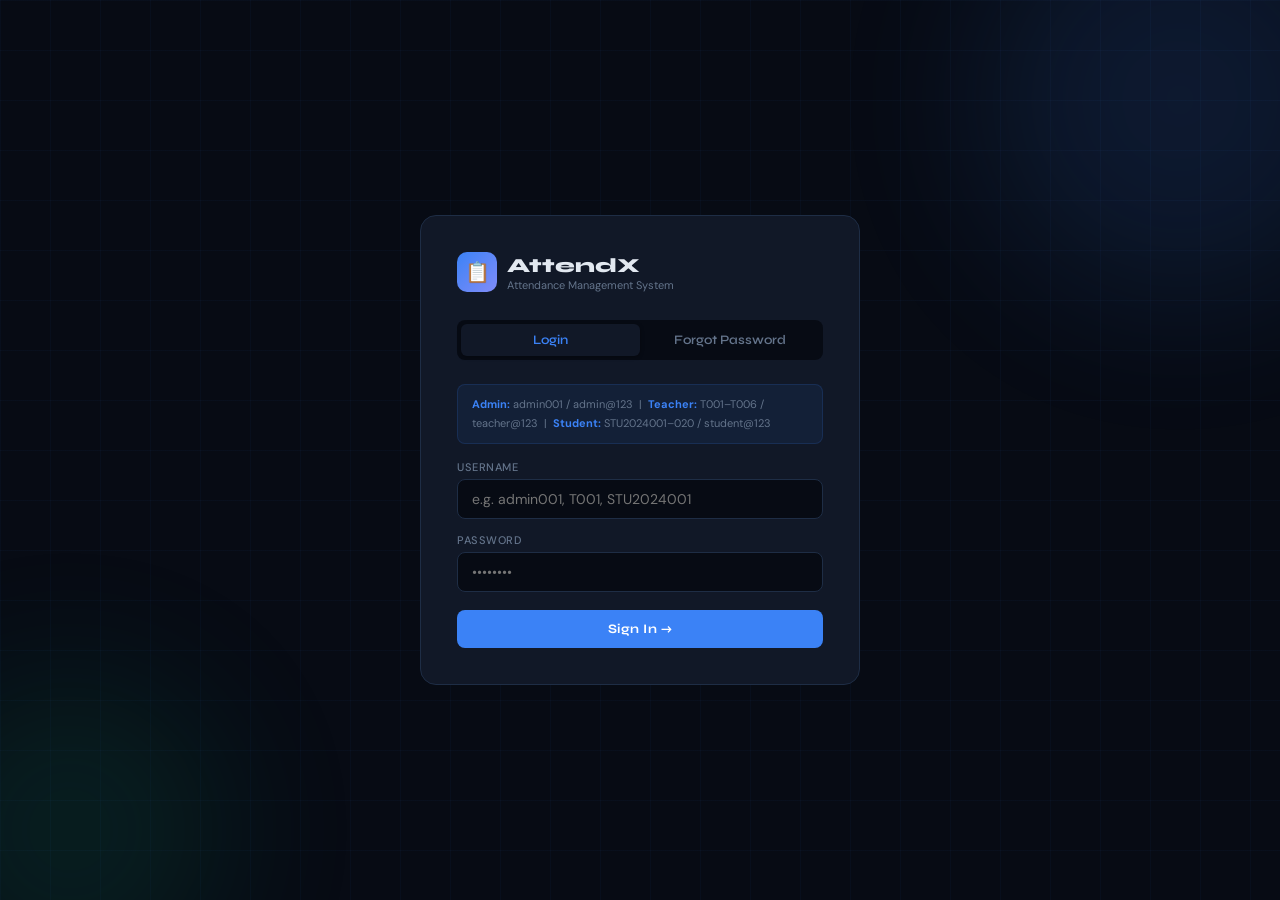
<file: Frontend/Index.html>
<!DOCTYPE html>
<html lang="en">

<head>
  <meta charset="UTF-8">
  <meta name="viewport" content="width=device-width, initial-scale=1.0">
  <title>Login — AttendX</title>
  <link href="https://fonts.googleapis.com/css2?family=Syne:wght@600;800&family=DM+Sans:wght@300;400;500&display=swap"
    rel="stylesheet">
  <style>
    *,
    *::before,
    *::after {
      box-sizing: border-box;
      margin: 0;
      padding: 0
    }

    :root {
      --bg: #070b14;
      --panel: #111827;
      --border: #1e2d45;
      --blue: #3b82f6;
      --green: #10b981;
      --red: #ef4444;
      --text: #e2e8f0;
      --muted: #64748b
    }

    body {
      font-family: 'DM Sans', sans-serif;
      background: var(--bg);
      color: var(--text);
      min-height: 100vh;
      display: flex;
      align-items: center;
      justify-content: center;
      padding: 20px;
      position: relative;
      overflow: hidden
    }

    .grid-bg {
      position: fixed;
      inset: 0;
      background-image: linear-gradient(rgba(59, 130, 246, .04) 1px, transparent 1px), linear-gradient(90deg, rgba(59, 130, 246, .04) 1px, transparent 1px);
      background-size: 50px 50px;
      pointer-events: none
    }

    .blob {
      position: fixed;
      border-radius: 50%;
      filter: blur(80px);
      pointer-events: none;
      opacity: .12
    }

    .blob1 {
      width: 400px;
      height: 400px;
      background: var(--blue);
      top: -100px;
      right: -100px;
      animation: float 8s ease-in-out infinite
    }

    .blob2 {
      width: 300px;
      height: 300px;
      background: var(--green);
      bottom: -80px;
      left: -80px;
      animation: float 10s ease-in-out infinite reverse
    }

    @keyframes float {

      0%,
      100% {
        transform: translateY(0)
      }

      50% {
        transform: translateY(-20px)
      }
    }

    .card {
      background: var(--panel);
      border: 1px solid var(--border);
      border-radius: 16px;
      padding: 36px;
      width: 100%;
      max-width: 440px;
      position: relative;
      z-index: 1
    }

    .logo {
      display: flex;
      align-items: center;
      gap: 10px;
      margin-bottom: 28px
    }

    .logo-icon {
      width: 40px;
      height: 40px;
      background: linear-gradient(135deg, var(--blue), #818cf8);
      border-radius: 10px;
      display: flex;
      align-items: center;
      justify-content: center;
      font-size: 20px
    }

    .logo-text {
      font-family: 'Syne', sans-serif;
      font-weight: 800;
      font-size: 20px
    }

    .logo-sub {
      font-size: 11px;
      color: var(--muted)
    }

    .tabs {
      display: flex;
      background: var(--bg);
      border-radius: 8px;
      padding: 4px;
      margin-bottom: 24px
    }

    .tab {
      flex: 1;
      padding: 8px;
      text-align: center;
      border-radius: 6px;
      cursor: pointer;
      font-size: 13px;
      color: var(--muted);
      transition: all .2s;
      font-family: 'Syne', sans-serif;
      font-weight: 600
    }

    .tab.active {
      background: var(--panel);
      color: var(--blue);
      box-shadow: 0 1px 4px rgba(0, 0, 0, .3)
    }

    .form-group {
      margin-bottom: 14px
    }

    label {
      display: block;
      font-size: 11px;
      color: var(--muted);
      margin-bottom: 5px;
      font-weight: 500;
      letter-spacing: .05em;
      text-transform: uppercase
    }

    input {
      width: 100%;
      padding: 10px 14px;
      background: var(--bg);
      border: 1px solid var(--border);
      border-radius: 8px;
      color: var(--text);
      font-family: 'DM Sans', sans-serif;
      font-size: 14px;
      outline: none;
      transition: border-color .2s
    }

    input:focus {
      border-color: var(--blue)
    }

    .btn {
      width: 100%;
      padding: 11px;
      border: none;
      border-radius: 8px;
      font-family: 'Syne', sans-serif;
      font-size: 13px;
      font-weight: 700;
      cursor: pointer;
      transition: all .2s;
      margin-top: 4px;
      letter-spacing: .04em
    }

    .btn-blue {
      background: var(--blue);
      color: #fff
    }

    .btn-blue:hover {
      background: #2563eb
    }

    .btn-ghost {
      background: transparent;
      border: 1px solid var(--border);
      color: var(--muted)
    }

    .btn-ghost:hover {
      border-color: var(--blue);
      color: var(--blue)
    }

    .btn:disabled {
      opacity: .5;
      cursor: not-allowed
    }

    .err {
      background: rgba(239, 68, 68, .1);
      border: 1px solid rgba(239, 68, 68, .3);
      border-radius: 7px;
      padding: 10px 14px;
      font-size: 12px;
      color: var(--red);
      margin-top: 8px;
      display: none
    }

    .err.show {
      display: block
    }

    .ok {
      background: rgba(16, 185, 129, .1);
      border: 1px solid rgba(16, 185, 129, .3);
      border-radius: 7px;
      padding: 10px 14px;
      font-size: 12px;
      color: var(--green);
      margin-top: 8px;
      display: none
    }

    .ok.show {
      display: block
    }

    .step {
      display: none
    }

    .step.active {
      display: block
    }

    .steps-indicator {
      display: flex;
      gap: 6px;
      margin-bottom: 20px
    }

    .step-dot {
      flex: 1;
      height: 3px;
      background: var(--border);
      border-radius: 2px;
      transition: background .3s
    }

    .step-dot.done {
      background: var(--green)
    }

    .step-dot.active {
      background: var(--blue)
    }

    .hint-box {
      background: rgba(59, 130, 246, .08);
      border: 1px solid rgba(59, 130, 246, .15);
      border-radius: 8px;
      padding: 10px 14px;
      font-size: 11px;
      color: var(--muted);
      margin-bottom: 16px;
      line-height: 1.7
    }

    .hint-box b {
      color: var(--blue)
    }

    #toast-container {
      position: fixed;
      bottom: 24px;
      right: 24px;
      display: flex;
      flex-direction: column;
      gap: 8px;
      z-index: 999
    }

    .toast {
      padding: 10px 16px;
      border-radius: 8px;
      font-size: 13px;
      display: flex;
      align-items: center;
      gap: 8px;
      background: var(--panel);
      border: 1px solid var(--border);
      box-shadow: 0 4px 20px rgba(0, 0, 0, .5);
      opacity: 0;
      transform: translateX(20px);
      transition: all .3s;
      max-width: 280px
    }

    .toast.show {
      opacity: 1;
      transform: translateX(0)
    }

    .toast-success {
      border-color: var(--green)
    }

    .toast-success span {
      color: var(--green)
    }

    .toast-error {
      border-color: var(--red)
    }

    .toast-error span {
      color: var(--red)
    }
  </style>
</head>

<body>
  <div class="grid-bg"></div>
  <div class="blob blob1"></div>
  <div class="blob blob2"></div>
  <div id="toast-container"></div>

  <div class="card">
    <div class="logo">
      <div class="logo-icon">📋</div>
      <div>
        <div class="logo-text">AttendX</div>
        <div class="logo-sub">Attendance Management System</div>
      </div>
    </div>

    <div class="tabs">
      <div class="tab active" onclick="switchTab('login')">Login</div>
      <div class="tab" onclick="switchTab('forgot')">Forgot Password</div>
    </div>

    <!-- ── LOGIN TAB ── -->
    <div id="tab-login">
      <div class="hint-box">
        <b>Admin:</b> admin001 / admin@123 &nbsp;|&nbsp;
        <b>Teacher:</b> T001–T006 / teacher@123 &nbsp;|&nbsp;
        <b>Student:</b> STU2024001–020 / student@123
      </div>
      <div class="form-group">
        <label>Username</label>
        <input id="l-user" placeholder="e.g. admin001, T001, STU2024001" autocomplete="username">
      </div>
      <div class="form-group">
        <label>Password</label>
        <input id="l-pass" type="password" placeholder="••••••••" autocomplete="current-password">
      </div>
      <div class="err" id="l-err"></div>
      <button class="btn btn-blue" onclick="doLogin()" id="btn-login">Sign In →</button>
    </div>

    <!-- ── FORGOT TAB ── -->
    <div id="tab-forgot" style="display:none">
      <div class="steps-indicator">
        <div class="step-dot active" id="dot1"></div>
        <div class="step-dot" id="dot2"></div>
        <div class="step-dot" id="dot3"></div>
      </div>

      <!-- Step 1: Enter username -->
      <div class="step active" id="fp-step1">
        <p style="font-size:13px;color:var(--muted);margin-bottom:16px">Apna username enter karo — OTP registered email
          par bhej diya jaayega.</p>
        <div class="form-group"><label>Username</label><input id="fp-user" placeholder="e.g. STU2024001"></div>
        <div class="err" id="fp-err1"></div>
        <div class="ok" id="fp-ok1"></div>
        <button class="btn btn-blue" onclick="fpStep1()">Send OTP →</button>
      </div>

      <!-- Step 2: OTP + new password -->
      <div class="step" id="fp-step2">
        <div class="ok show" id="fp-email-hint">OTP bhej diya gaya!</div>
        <div class="form-group" style="margin-top:14px"><label>6-digit OTP</label><input id="fp-otp"
            placeholder="123456" maxlength="6"></div>
        <div class="form-group"><label>New Password (min 8 chars)</label><input id="fp-newpass" type="password"
            placeholder="NewPass@123"></div>
        <div class="err" id="fp-err2"></div>
        <button class="btn btn-blue" onclick="fpStep2()">Reset Password →</button>
        <button class="btn btn-ghost" onclick="fpBack()" style="margin-top:8px">← Back</button>
      </div>

      <!-- Step 3: Success -->
      <div class="step" id="fp-step3">
        <div style="text-align:center;padding:20px 0">
          <div style="font-size:48px;margin-bottom:12px">✅</div>
          <div style="font-family:'Syne',sans-serif;font-weight:700;font-size:16px;margin-bottom:8px">Password Reset Ho
            Gaya!</div>
          <div style="font-size:13px;color:var(--muted)">Ab naye password se login karo.</div>
        </div>
        <button class="btn btn-blue" onclick="switchTab('login')">Login Karo →</button>
      </div>
    </div>
  </div>

  <script src="api.js"></script>
  <script>
    // Redirect if already logged in
    if (Auth.isLoggedIn()) Auth.redirectByRole();

    function switchTab(tab) {
      document.getElementById('tab-login').style.display = tab === 'login' ? 'block' : 'none';
      document.getElementById('tab-forgot').style.display = tab === 'forgot' ? 'block' : 'none';
      document.querySelectorAll('.tab').forEach((t, i) => t.classList.toggle('active', (tab === 'login' ? i === 0 : i === 1)));
    }

    async function doLogin() {
      const user = document.getElementById('l-user').value.trim();
      const pass = document.getElementById('l-pass').value;
      const errEl = document.getElementById('l-err');
      const btn = document.getElementById('btn-login');
      if (!user || !pass) { errEl.textContent = 'Username aur password zaruri hain.'; errEl.classList.add('show'); return; }
      errEl.classList.remove('show');
      btn.disabled = true; btn.textContent = 'Logging in...';
      const r = await POST('auth/login/', { username: user, password: pass });
      btn.disabled = false; btn.textContent = 'Sign In →';
      if (r && r.ok) {
        Auth.save(r.data);
        toast('Login successful! Redirecting...');
        setTimeout(() => Auth.redirectByRole(), 800);
      } else {
        const msg = r && r.data ? (r.data.detail || r.data.non_field_errors?.[0] || JSON.stringify(r.data)) : 'Server error';
        errEl.textContent = msg;
        errEl.classList.add('show');
      }
    }

    document.addEventListener('keydown', e => { if (e.key === 'Enter') doLogin(); });

    let fpUsername = '';

    function setFpStep(n) {
      document.querySelectorAll('.step').forEach((s, i) => s.classList.toggle('active', i === n - 1));
      [1, 2, 3].forEach(i => {
        const d = document.getElementById('dot' + i);
        d.className = 'step-dot' + (i < n ? ' done' : i === n ? ' active' : '');
      });
    }

    async function fpStep1() {
      const u = document.getElementById('fp-user').value.trim();
      const errEl = document.getElementById('fp-err1');
      if (!u) { errEl.textContent = 'Username zaruri hai.'; errEl.classList.add('show'); return; }
      errEl.classList.remove('show');
      const r = await POST('auth/forgot-password/', { username: u });
      if (r && r.ok) {
        fpUsername = u;
        document.getElementById('fp-email-hint').textContent = r.data.message || 'OTP bhej diya gaya!';
        setFpStep(2);
      } else {
        const msg = r && r.data ? (r.data.username?.[0] || r.data.detail || JSON.stringify(r.data)) : 'Error';
        errEl.textContent = msg; errEl.classList.add('show');
      }
    }

    async function fpStep2() {
      const otp = document.getElementById('fp-otp').value.trim();
      const pass = document.getElementById('fp-newpass').value;
      const errEl = document.getElementById('fp-err2');
      if (!otp || !pass) { errEl.textContent = 'OTP aur naya password zaruri hain.'; errEl.classList.add('show'); return; }
      if (pass.length < 8) { errEl.textContent = 'Password kam se kam 8 characters ka hona chahiye.'; errEl.classList.add('show'); return; }
      errEl.classList.remove('show');
      const r = await POST('auth/reset-password/', { username: fpUsername, otp: otp, new_password: pass });
      if (r && r.ok) {
        setFpStep(3);
      } else {
        const msg = r && r.data ? (r.data.error || r.data.detail || JSON.stringify(r.data)) : 'Error';
        errEl.textContent = msg; errEl.classList.add('show');
      }
    }

    function fpBack() { setFpStep(1); }
  </script>
</body>

</html>
</file>
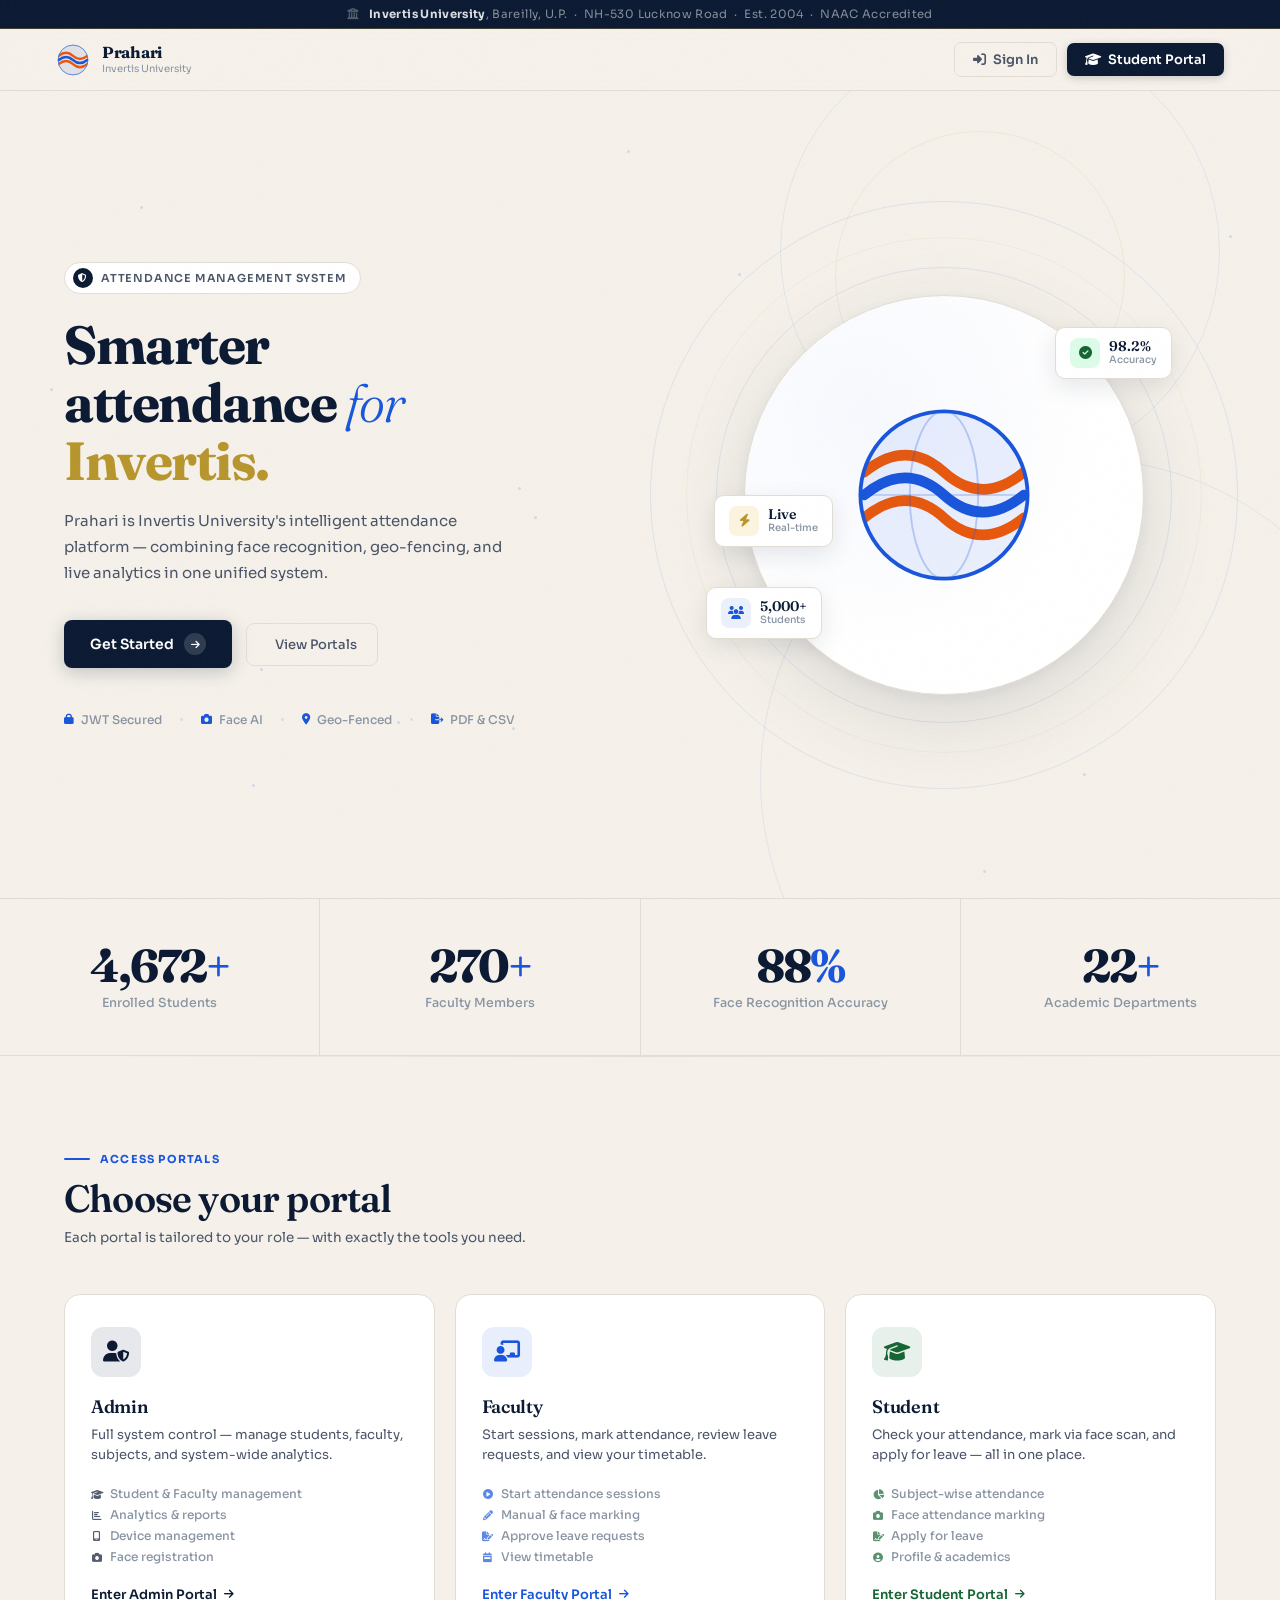
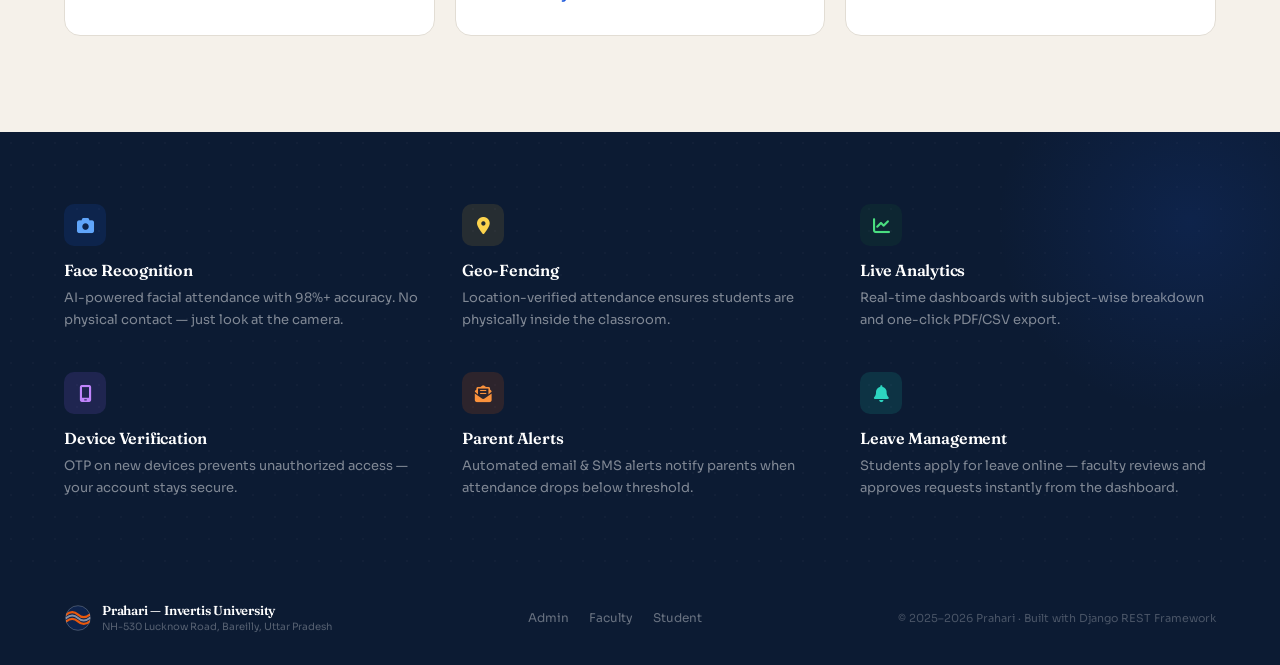
<file: Frontend/index.html>
<!DOCTYPE html>
<html lang="en">
<head>
<meta charset="UTF-8">
<meta name="viewport" content="width=device-width, initial-scale=1.0">
<title>Prahari — Invertis University Attendance System</title>
<link rel="preconnect" href="https://fonts.googleapis.com">
<link href="https://fonts.googleapis.com/css2?family=Fraunces:ital,opsz,wght@0,9..144,300;0,9..144,600;0,9..144,700;1,9..144,400&family=Sora:wght@300;400;500;600;700&display=swap" rel="stylesheet">
<link rel="stylesheet" href="https://cdnjs.cloudflare.com/ajax/libs/font-awesome/6.5.1/css/all.min.css">
<style>
:root {
  --navy:#0C1B33; --navy-2:#162847; --blue:#1A56DB; --gold:#B8962E;
  --bg:#F5F1EA; --surface:#FFFFFF; --border:#E2DDD4;
  --text:#0C1B33; --text-2:#4A5568; --text-3:#8A95A3;
  --green:#166534; --red:#C53030;
  --ease:cubic-bezier(0.16,1,0.3,1);
}
*,*::before,*::after{box-sizing:border-box;margin:0;padding:0;}
html{scroll-behavior:smooth;}
body{font-family:'Sora',sans-serif;background:var(--bg);color:var(--text);overflow-x:hidden;-webkit-font-smoothing:antialiased;}

/* noise grain */
body::after{content:'';position:fixed;inset:0;background-image:url("data:image/svg+xml,%3Csvg viewBox='0 0 256 256' xmlns='http://www.w3.org/2000/svg'%3E%3Cfilter id='n'%3E%3CfeTurbulence type='fractalNoise' baseFrequency='0.9' numOctaves='4' stitchTiles='stitch'/%3E%3C/filter%3E%3Crect width='100%25' height='100%25' filter='url(%23n)' opacity='0.04'/%3E%3C/svg%3E");pointer-events:none;z-index:9999;opacity:.35;}

/* topbar */
.topbar{background:var(--navy);color:rgba(255,255,255,.5);text-align:center;padding:7px 20px;font-size:11.5px;letter-spacing:.35px;border-bottom:1px solid rgba(184,150,46,.3);}
.topbar strong{color:rgba(255,255,255,.85);}

/* nav */
.site-nav{position:sticky;top:0;z-index:100;background:rgba(245,241,234,.9);backdrop-filter:blur(18px) saturate(180%);border-bottom:1px solid var(--border);padding:0 56px;display:flex;align-items:center;justify-content:space-between;height:62px;transition:box-shadow .3s ease;}
.site-nav.scrolled{box-shadow:0 4px 24px rgba(12,27,51,.09);}
.nav-brand{display:flex;align-items:center;gap:12px;text-decoration:none;}
.nav-brand svg{width:34px;height:34px;}
.nav-brand-name{font-family:'Fraunces',serif;font-size:16px;font-weight:700;color:var(--navy);letter-spacing:-.3px;line-height:1.1;}
.nav-brand-sub{font-size:10px;color:var(--text-3);margin-top:1px;}
.nav-btns{display:flex;gap:10px;align-items:center;}
.btn-n{padding:8px 18px;border-radius:7px;font-family:'Sora',sans-serif;font-size:13px;font-weight:600;cursor:pointer;text-decoration:none;transition:all .18s ease;display:inline-flex;align-items:center;gap:7px;border:none;}
.btn-n-out{background:transparent;border:1.5px solid var(--border);color:var(--text-2);}
.btn-n-out:hover{border-color:var(--navy);color:var(--navy);}
.btn-n-fill{background:var(--navy);color:#fff;box-shadow:0 2px 8px rgba(12,27,51,.2);}
.btn-n-fill:hover{background:var(--navy-2);transform:translateY(-1px);box-shadow:0 4px 14px rgba(12,27,51,.28);}

/* hero */
.hero{min-height:calc(100vh - 93px);display:grid;grid-template-columns:1fr 1fr;align-items:center;padding:0 56px 0 64px;position:relative;overflow:hidden;gap:40px;}
.hero-bg{position:absolute;inset:0;pointer-events:none;overflow:hidden;}
.geo-c{position:absolute;border-radius:50%;border:1px solid rgba(26,86,219,.09);animation:geo-spin linear infinite;}
.c1{width:440px;height:440px;top:-60px;right:60px;animation-duration:30s;}
.c2{width:290px;height:290px;top:40px;right:155px;border-color:rgba(184,150,46,.11);animation-duration:22s;animation-direction:reverse;}
.c3{width:640px;height:640px;bottom:-200px;right:-120px;animation-duration:40s;}
@keyframes geo-spin{to{transform:rotate(360deg);}}
.geo-dot{position:absolute;width:3px;height:3px;border-radius:50%;background:var(--blue);opacity:0;animation:dot-fade .6s ease forwards;}
@keyframes dot-fade{to{opacity:.16;}}

/* hero left animations */
.h-eyebrow{display:inline-flex;align-items:center;gap:8px;padding:5px 14px 5px 8px;background:var(--surface);border:1px solid var(--border);border-radius:20px;font-size:11px;font-weight:600;color:var(--text-2);text-transform:uppercase;letter-spacing:.8px;margin-bottom:22px;opacity:0;transform:translateY(14px);animation:up .7s var(--ease) .1s forwards;}
.ey-dot{width:20px;height:20px;border-radius:50%;background:var(--navy);display:flex;align-items:center;justify-content:center;}
.ey-dot i{font-size:9px;color:#fff;}
.h1{font-family:'Fraunces',serif;font-size:clamp(36px,4.2vw,56px);font-weight:700;line-height:1.08;letter-spacing:-1.5px;color:var(--navy);margin-bottom:18px;opacity:0;transform:translateY(20px);animation:up .8s var(--ease) .22s forwards;}
.h1 em{font-style:italic;font-weight:300;color:var(--blue);}
.h1 .gw{color:var(--gold);}
.h-sub{font-size:15px;color:var(--text-2);line-height:1.75;max-width:440px;margin-bottom:34px;opacity:0;transform:translateY(16px);animation:up .8s var(--ease) .34s forwards;}
.h-cta{display:flex;align-items:center;gap:14px;flex-wrap:wrap;margin-bottom:44px;opacity:0;transform:translateY(14px);animation:up .8s var(--ease) .45s forwards;}
.cta-a{display:inline-flex;align-items:center;gap:10px;padding:13px 26px;background:var(--navy);color:#fff;border:none;border-radius:8px;font-family:'Sora',sans-serif;font-size:14px;font-weight:600;cursor:pointer;text-decoration:none;box-shadow:0 4px 18px rgba(12,27,51,.22);transition:all .22s var(--ease);}
.cta-a:hover{background:var(--navy-2);transform:translateY(-2px);box-shadow:0 8px 28px rgba(12,27,51,.3);}
.arrow-c{width:22px;height:22px;border-radius:50%;background:rgba(255,255,255,.15);display:flex;align-items:center;justify-content:center;font-size:10px;transition:transform .2s ease;}
.cta-a:hover .arrow-c{transform:translateX(3px);}
.cta-b{display:inline-flex;align-items:center;gap:8px;padding:12px 20px;background:transparent;border:1.5px solid var(--border);border-radius:8px;font-family:'Sora',sans-serif;font-size:13px;font-weight:500;color:var(--text-2);cursor:pointer;text-decoration:none;transition:all .18s ease;}
.cta-b:hover{border-color:var(--text-3);color:var(--text);background:var(--surface);}
.trust{display:flex;align-items:center;gap:18px;flex-wrap:wrap;opacity:0;animation:up .8s var(--ease) .56s forwards;}
.trust-i{display:flex;align-items:center;gap:7px;font-size:12px;color:var(--text-3);font-weight:500;}
.trust-i i{color:var(--blue);font-size:11px;}
.trust-sep{width:3px;height:3px;border-radius:50%;background:var(--border);}
@keyframes up{to{opacity:1;transform:translateY(0);}}

/* hero right */
.hero-right{display:flex;align-items:center;justify-content:center;position:relative;z-index:2;opacity:0;transform:scale(.92) translateX(20px);animation:hero-r 1s var(--ease) .3s forwards;}
@keyframes hero-r{to{opacity:1;transform:scale(1) translateX(0);}}
.globe-wrap{position:relative;width:400px;height:400px;}
.g-ring{position:absolute;border-radius:50%;border:1px solid rgba(26,86,219,.1);animation:pulse-r 3.5s ease-in-out infinite;}
.r1{inset:-28px;animation-delay:0s;}
.r2{inset:-58px;animation-delay:.8s;animation-duration:4.2s;border-color:rgba(184,150,46,.08);}
.r3{inset:-94px;animation-delay:1.5s;animation-duration:5s;}
@keyframes pulse-r{0%,100%{transform:scale(1);opacity:1;}50%{transform:scale(1.025);opacity:.55;}}
.globe-disc{width:400px;height:400px;background:var(--surface);border-radius:50%;border:1px solid var(--border);display:flex;align-items:center;justify-content:center;box-shadow:0 24px 80px rgba(12,27,51,.11),0 4px 16px rgba(12,27,51,.06);position:relative;overflow:hidden;animation:float 6s ease-in-out infinite;}
.globe-disc::before{content:'';position:absolute;inset:0;background:radial-gradient(circle at 30% 30%,rgba(26,86,219,.04),transparent 60%);}
@keyframes float{0%,100%{transform:translateY(0);}50%{transform:translateY(-10px);}}
.globe-svg{width:190px;height:190px;animation:gspin 22s linear infinite;}
@keyframes gspin{to{transform:rotate(360deg);}}

/* floating chips */
.chip{position:absolute;background:var(--surface);border:1px solid var(--border);border-radius:10px;padding:10px 14px;box-shadow:0 8px 24px rgba(12,27,51,.10);display:flex;align-items:center;gap:9px;white-space:nowrap;animation:cf ease-in-out infinite;}
.chip-a{top:32px;right:-28px;animation-duration:4s;}
.chip-b{bottom:56px;left:-38px;animation-duration:5.2s;animation-delay:1s;}
.chip-c{top:50%;left:-30px;animation-duration:4.7s;animation-delay:.5s;animation-name:cfc;}
@keyframes cf{0%,100%{transform:translateY(0);}50%{transform:translateY(-8px);}}
@keyframes cfc{0%,100%{transform:translateY(-50%);}50%{transform:translateY(calc(-50% - 8px));}}
.chip-ico{width:30px;height:30px;border-radius:8px;display:flex;align-items:center;justify-content:center;font-size:13px;flex-shrink:0;}
.chip-lbl{font-size:10px;color:var(--text-3);font-weight:500;}
.chip-val{font-family:'Fraunces',serif;font-size:14px;font-weight:600;color:var(--text);line-height:1;}

/* stats row */
.stats-row{display:grid;grid-template-columns:repeat(4,1fr);gap:1px;background:var(--border);border-top:1px solid var(--border);border-bottom:1px solid var(--border);}
.stat-cell{background:var(--bg);padding:44px 32px;text-align:center;opacity:0;transform:translateY(14px);transition:all .55s var(--ease);}
.stat-cell.revealed{opacity:1;transform:translateY(0);}
.stat-num{font-family:'Fraunces',serif;font-size:46px;font-weight:700;letter-spacing:-2px;color:var(--navy);line-height:1;margin-bottom:6px;display:block;}
.stat-num span{color:var(--blue);}
.stat-lbl{font-size:12.5px;color:var(--text-3);font-weight:500;}

/* portals section */
.portals-sec{padding:96px 64px;position:relative;}
.portals-sec::before{content:'';position:absolute;top:0;left:64px;right:64px;height:1px;background:linear-gradient(90deg,transparent,var(--border),transparent);}
.sec-ey{display:flex;align-items:center;gap:10px;margin-bottom:11px;}
.sec-ey-line{width:26px;height:2px;background:var(--blue);border-radius:2px;}
.sec-ey-txt{font-size:11px;font-weight:700;text-transform:uppercase;letter-spacing:1.2px;color:var(--blue);}
.sec-title{font-family:'Fraunces',serif;font-size:clamp(26px,3vw,38px);font-weight:600;letter-spacing:-.8px;color:var(--text);margin-bottom:8px;line-height:1.15;}
.sec-sub{font-size:13.5px;color:var(--text-2);margin-bottom:48px;}

.portals-grid{display:grid;grid-template-columns:repeat(3,1fr);gap:20px;}
.p-card{background:var(--surface);border:1px solid var(--border);border-radius:16px;padding:32px 26px;text-decoration:none;color:inherit;cursor:pointer;position:relative;overflow:hidden;transition:all .32s var(--ease);display:block;opacity:0;transform:translateY(26px);}
.p-card.revealed{opacity:1;transform:translateY(0);}
.p-card:hover{transform:translateY(-6px);box-shadow:0 20px 50px rgba(12,27,51,.12);border-color:var(--cc);}
.p-card::before{content:'';position:absolute;top:0;left:0;right:0;height:3px;background:var(--cc);border-radius:3px 3px 0 0;transform:scaleX(0);transition:transform .32s var(--ease);transform-origin:left;}
.p-card:hover::before{transform:scaleX(1);}
.p-card::after{content:'';position:absolute;inset:0;background:radial-gradient(circle at 30% 30%,var(--cc),transparent 70%);opacity:0;transition:opacity .3s ease;}
.p-card:hover::after{opacity:.04;}
.p-card.adm{--cc:var(--navy);}
.p-card.tch{--cc:var(--blue);}
.p-card.stu{--cc:var(--green);}
.p-ico{width:50px;height:50px;border-radius:12px;display:flex;align-items:center;justify-content:center;font-size:21px;margin-bottom:18px;background:color-mix(in srgb,var(--cc) 10%,white);color:var(--cc);transition:all .25s ease;position:relative;z-index:1;}
.p-card:hover .p-ico{transform:scale(1.08) rotate(-4deg);background:color-mix(in srgb,var(--cc) 16%,white);}
.p-title{font-family:'Fraunces',serif;font-size:18px;font-weight:600;color:var(--text);letter-spacing:-.3px;margin-bottom:7px;position:relative;z-index:1;}
.p-desc{font-size:13px;color:var(--text-2);line-height:1.6;margin-bottom:20px;position:relative;z-index:1;}
.p-feats{display:flex;flex-direction:column;gap:6px;margin-bottom:22px;position:relative;z-index:1;}
.p-feat{display:flex;align-items:center;gap:7px;font-size:12px;color:var(--text-3);font-weight:500;}
.p-feat i{font-size:10px;color:var(--cc);opacity:.7;width:12px;text-align:center;}
.p-lnk{display:flex;align-items:center;gap:7px;font-size:13px;font-weight:600;color:var(--cc);position:relative;z-index:1;transition:gap .2s ease;}
.p-card:hover .p-lnk{gap:10px;}
.p-lnk i{font-size:11px;transition:transform .2s ease;}
.p-card:hover .p-lnk i{transform:translateX(2px);}

/* features dark strip */
.feats-strip{background:var(--navy);padding:72px 64px;position:relative;overflow:hidden;}
.feats-strip::before{content:'';position:absolute;inset:0;background-image:radial-gradient(circle,rgba(255,255,255,.025) 1px,transparent 1px);background-size:22px 22px;}
.feats-strip::after{content:'';position:absolute;top:-120px;right:-120px;width:420px;height:420px;background:radial-gradient(circle,rgba(26,86,219,.14),transparent 65%);border-radius:50%;pointer-events:none;}
.feats-grid{display:grid;grid-template-columns:repeat(3,1fr);gap:42px;position:relative;z-index:2;}
.feat-item{opacity:0;transform:translateY(18px);transition:all .6s var(--ease);}
.feat-item.revealed{opacity:1;transform:translateY(0);}
.feat-ico{width:42px;height:42px;border-radius:10px;display:flex;align-items:center;justify-content:center;font-size:17px;margin-bottom:14px;}
.feat-name{font-family:'Fraunces',serif;font-size:16px;font-weight:600;color:#fff;margin-bottom:7px;letter-spacing:-.2px;}
.feat-desc{font-size:13px;color:rgba(255,255,255,.48);line-height:1.65;}

/* footer */
footer{background:var(--navy);padding:32px 64px;display:flex;align-items:center;justify-content:space-between;gap:20px;flex-wrap:wrap;}
.f-brand{display:flex;align-items:center;gap:10px;}
.f-brand svg{width:28px;height:28px;}
.f-name{font-family:'Fraunces',serif;font-size:13px;color:#fff;font-weight:600;letter-spacing:-.2px;}
.f-sub{font-size:10px;color:rgba(255,255,255,.3);margin-top:2px;}
.f-links{display:flex;gap:20px;}
.f-link{font-size:12px;color:rgba(255,255,255,.38);text-decoration:none;transition:color .15s;}
.f-link:hover{color:rgba(255,255,255,.8);}
.f-copy{font-size:11px;color:rgba(255,255,255,.25);}

/* responsive */
@media(max-width:960px){
  .hero{grid-template-columns:1fr;padding:60px 28px;}
  .hero-right{display:none;}
  .portals-sec{padding:64px 28px;}
  .portals-grid{grid-template-columns:1fr;}
  .feats-strip{padding:48px 28px;}
  .feats-grid{grid-template-columns:1fr;gap:28px;}
  .stats-row{grid-template-columns:1fr 1fr;}
  .site-nav{padding:0 24px;}
  footer{padding:28px 28px;flex-direction:column;align-items:flex-start;gap:14px;}
}
</style>
</head>
<body>

<div class="topbar">
  <i class="fa-solid fa-building-columns" style="opacity:.55;margin-right:6px;"></i>
  <strong>Invertis University</strong>, Bareilly, U.P. &nbsp;·&nbsp; NH-530 Lucknow Road &nbsp;·&nbsp; Est. 2004 &nbsp;·&nbsp; NAAC Accredited
</div>

<nav class="site-nav" id="site-nav">
  <a href="#" class="nav-brand">
    <svg viewBox="0 0 100 100" xmlns="http://www.w3.org/2000/svg">
      <defs><clipPath id="nc"><circle cx="50" cy="50" r="44"/></clipPath></defs>
      <circle cx="50" cy="50" r="44" fill="#1A56DB" opacity="0.1"/>
      <path d="M8,38 Q30,20 50,38 Q70,56 92,38" fill="none" stroke="#EA580C" stroke-width="7" stroke-linecap="round" clip-path="url(#nc)"/>
      <path d="M8,50 Q30,32 50,50 Q70,68 92,50" fill="none" stroke="#1A56DB" stroke-width="7" stroke-linecap="round" clip-path="url(#nc)"/>
      <path d="M8,62 Q30,44 50,62 Q70,80 92,62" fill="none" stroke="#EA580C" stroke-width="7" stroke-linecap="round" clip-path="url(#nc)"/>
      <circle cx="50" cy="50" r="44" fill="none" stroke="#1A56DB" stroke-width="2"/>
    </svg>
    <div><div class="nav-brand-name">Prahari</div><div class="nav-brand-sub">Invertis University</div></div>
  </a>
  <div class="nav-btns">
    <a href="login.html" class="btn-n btn-n-out"><i class="fa-solid fa-right-to-bracket"></i> Sign In</a>
    <a href="login.html?role=student" class="btn-n btn-n-fill"><i class="fa-solid fa-graduation-cap"></i> Student Portal</a>
  </div>
</nav>

<section class="hero">
  <div class="hero-bg">
    <div class="geo-c c1"></div>
    <div class="geo-c c2"></div>
    <div class="geo-c c3"></div>
  </div>

  <div class="hero-left" style="position:relative;z-index:2;">
    <div class="h-eyebrow">
      <div class="ey-dot"><i class="fa-solid fa-shield-halved"></i></div>
      Attendance Management System
    </div>
    <h1 class="h1">
      Smarter<br>attendance <em>for</em><br><span class="gw">Invertis.</span>
    </h1>
    <p class="h-sub">Prahari is Invertis University's intelligent attendance platform — combining face recognition, geo-fencing, and live analytics in one unified system.</p>
    <div class="h-cta">
      <a href="login.html" class="cta-a">
        Get Started
        <span class="arrow-c"><i class="fa-solid fa-arrow-right"></i></span>
      </a>
      <a href="#portals" class="cta-b"><i class="fa-solid fa-grid-2" style="font-size:12px;"></i> View Portals</a>
    </div>
    <div class="trust">
      <div class="trust-i"><i class="fa-solid fa-lock"></i> JWT Secured</div>
      <div class="trust-sep"></div>
      <div class="trust-i"><i class="fa-solid fa-camera"></i> Face AI</div>
      <div class="trust-sep"></div>
      <div class="trust-i"><i class="fa-solid fa-location-dot"></i> Geo-Fenced</div>
      <div class="trust-sep"></div>
      <div class="trust-i"><i class="fa-solid fa-file-export"></i> PDF &amp; CSV</div>
    </div>
  </div>

  <div class="hero-right">
    <div class="globe-wrap">
      <div class="g-ring r1"></div>
      <div class="g-ring r2"></div>
      <div class="g-ring r3"></div>
      <div class="globe-disc">
        <svg class="globe-svg" viewBox="0 0 100 100" xmlns="http://www.w3.org/2000/svg">
          <defs><clipPath id="gc2"><circle cx="50" cy="50" r="44"/></clipPath></defs>
          <circle cx="50" cy="50" r="44" fill="#EBF0FD"/>
          <path d="M8,38 Q30,20 50,38 Q70,56 92,38" fill="none" stroke="#EA580C" stroke-width="5.5" stroke-linecap="round" clip-path="url(#gc2)"/>
          <path d="M8,50 Q30,32 50,50 Q70,68 92,50" fill="none" stroke="#1A56DB" stroke-width="5.5" stroke-linecap="round" clip-path="url(#gc2)"/>
          <path d="M8,62 Q30,44 50,62 Q70,80 92,62" fill="none" stroke="#EA580C" stroke-width="5.5" stroke-linecap="round" clip-path="url(#gc2)"/>
          <ellipse cx="50" cy="50" rx="18" ry="44" fill="none" stroke="#1A56DB" stroke-width="1" opacity="0.25" clip-path="url(#gc2)"/>
          <line x1="6" y1="50" x2="94" y2="50" stroke="#1A56DB" stroke-width="1" opacity="0.2" clip-path="url(#gc2)"/>
          <circle cx="50" cy="50" r="44" fill="none" stroke="#1A56DB" stroke-width="2"/>
        </svg>
      </div>
      <div class="chip chip-a">
        <div class="chip-ico" style="background:#DCFCE7;color:#166534;"><i class="fa-solid fa-circle-check"></i></div>
        <div><div class="chip-val">98.2%</div><div class="chip-lbl">Accuracy</div></div>
      </div>
      <div class="chip chip-b">
        <div class="chip-ico" style="background:#EBF0FD;color:#1A56DB;"><i class="fa-solid fa-users"></i></div>
        <div><div class="chip-val">5,000+</div><div class="chip-lbl">Students</div></div>
      </div>
      <div class="chip chip-c">
        <div class="chip-ico" style="background:#FBF4DF;color:#B8962E;"><i class="fa-solid fa-bolt"></i></div>
        <div><div class="chip-val">Live</div><div class="chip-lbl">Real-time</div></div>
      </div>
    </div>
  </div>
</section>

<!-- Stats -->
<div class="stats-row" id="stats-row">
  <div class="stat-cell"><span class="stat-num" data-target="5000">0<span>+</span></span><div class="stat-lbl">Enrolled Students</div></div>
  <div class="stat-cell"><span class="stat-num" data-target="300">0<span>+</span></span><div class="stat-lbl">Faculty Members</div></div>
  <div class="stat-cell"><span class="stat-num" data-target="98">0<span>%</span></span><div class="stat-lbl">Face Recognition Accuracy</div></div>
  <div class="stat-cell"><span class="stat-num" data-target="25">0<span>+</span></span><div class="stat-lbl">Academic Departments</div></div>
</div>

<!-- Portals -->
<section class="portals-sec" id="portals">
  <div class="sec-ey"><div class="sec-ey-line"></div><div class="sec-ey-txt">Access Portals</div></div>
  <h2 class="sec-title">Choose your portal</h2>
  <p class="sec-sub">Each portal is tailored to your role — with exactly the tools you need.</p>
  <div class="portals-grid">
    <a href="login.html?role=admin" class="p-card adm">
      <div class="p-ico"><i class="fa-solid fa-user-shield"></i></div>
      <div class="p-title">Admin</div>
      <div class="p-desc">Full system control — manage students, faculty, subjects, and system-wide analytics.</div>
      <div class="p-feats">
        <div class="p-feat"><i class="fa-solid fa-graduation-cap"></i> Student &amp; Faculty management</div>
        <div class="p-feat"><i class="fa-solid fa-chart-bar"></i> Analytics &amp; reports</div>
        <div class="p-feat"><i class="fa-solid fa-mobile-screen"></i> Device management</div>
        <div class="p-feat"><i class="fa-solid fa-camera"></i> Face registration</div>
      </div>
      <div class="p-lnk">Enter Admin Portal <i class="fa-solid fa-arrow-right"></i></div>
    </a>
    <a href="login.html?role=teacher" class="p-card tch">
      <div class="p-ico"><i class="fa-solid fa-chalkboard-user"></i></div>
      <div class="p-title">Faculty</div>
      <div class="p-desc">Start sessions, mark attendance, review leave requests, and view your timetable.</div>
      <div class="p-feats">
        <div class="p-feat"><i class="fa-solid fa-circle-play"></i> Start attendance sessions</div>
        <div class="p-feat"><i class="fa-solid fa-pencil"></i> Manual &amp; face marking</div>
        <div class="p-feat"><i class="fa-solid fa-file-signature"></i> Approve leave requests</div>
        <div class="p-feat"><i class="fa-solid fa-calendar-week"></i> View timetable</div>
      </div>
      <div class="p-lnk">Enter Faculty Portal <i class="fa-solid fa-arrow-right"></i></div>
    </a>
    <a href="login.html?role=student" class="p-card stu">
      <div class="p-ico"><i class="fa-solid fa-graduation-cap"></i></div>
      <div class="p-title">Student</div>
      <div class="p-desc">Check your attendance, mark via face scan, and apply for leave — all in one place.</div>
      <div class="p-feats">
        <div class="p-feat"><i class="fa-solid fa-chart-pie"></i> Subject-wise attendance</div>
        <div class="p-feat"><i class="fa-solid fa-camera"></i> Face attendance marking</div>
        <div class="p-feat"><i class="fa-solid fa-file-signature"></i> Apply for leave</div>
        <div class="p-feat"><i class="fa-solid fa-circle-user"></i> Profile &amp; academics</div>
      </div>
      <div class="p-lnk">Enter Student Portal <i class="fa-solid fa-arrow-right"></i></div>
    </a>
  </div>
</section>

<!-- Features dark -->
<section class="feats-strip">
  <div class="feats-grid" id="feats-grid">
    <div class="feat-item">
      <div class="feat-ico" style="background:rgba(26,86,219,.15);color:#60A5FA;"><i class="fa-solid fa-camera"></i></div>
      <div class="feat-name">Face Recognition</div>
      <div class="feat-desc">AI-powered facial attendance with 98%+ accuracy. No physical contact — just look at the camera.</div>
    </div>
    <div class="feat-item">
      <div class="feat-ico" style="background:rgba(184,150,46,.15);color:#FCD34D;"><i class="fa-solid fa-location-dot"></i></div>
      <div class="feat-name">Geo-Fencing</div>
      <div class="feat-desc">Location-verified attendance ensures students are physically inside the classroom.</div>
    </div>
    <div class="feat-item">
      <div class="feat-ico" style="background:rgba(22,101,52,.15);color:#4ADE80;"><i class="fa-solid fa-chart-line"></i></div>
      <div class="feat-name">Live Analytics</div>
      <div class="feat-desc">Real-time dashboards with subject-wise breakdown and one-click PDF/CSV export.</div>
    </div>
    <div class="feat-item">
      <div class="feat-ico" style="background:rgba(139,92,246,.15);color:#C084FC;"><i class="fa-solid fa-mobile-screen"></i></div>
      <div class="feat-name">Device Verification</div>
      <div class="feat-desc">OTP on new devices prevents unauthorized access — your account stays secure.</div>
    </div>
    <div class="feat-item">
      <div class="feat-ico" style="background:rgba(234,88,12,.15);color:#FB923C;"><i class="fa-solid fa-envelope-open-text"></i></div>
      <div class="feat-name">Parent Alerts</div>
      <div class="feat-desc">Automated email &amp; SMS alerts notify parents when attendance drops below threshold.</div>
    </div>
    <div class="feat-item">
      <div class="feat-ico" style="background:rgba(20,184,166,.15);color:#2DD4BF;"><i class="fa-solid fa-bell"></i></div>
      <div class="feat-name">Leave Management</div>
      <div class="feat-desc">Students apply for leave online — faculty reviews and approves requests instantly from the dashboard.</div>
    </div>
  </div>
</section>

<footer>
  <div class="f-brand">
    <svg viewBox="0 0 100 100" xmlns="http://www.w3.org/2000/svg">
      <defs><clipPath id="fc"><circle cx="50" cy="50" r="44"/></clipPath></defs>
      <circle cx="50" cy="50" r="44" fill="#1A56DB" opacity="0.15"/>
      <path d="M8,38 Q30,20 50,38 Q70,56 92,38" fill="none" stroke="#EA580C" stroke-width="8" stroke-linecap="round" clip-path="url(#fc)"/>
      <path d="M8,50 Q30,32 50,50 Q70,68 92,50" fill="none" stroke="#fff" stroke-width="7" opacity="0.5" stroke-linecap="round" clip-path="url(#fc)"/>
      <path d="M8,62 Q30,44 50,62 Q70,80 92,62" fill="none" stroke="#EA580C" stroke-width="8" stroke-linecap="round" clip-path="url(#fc)"/>
      <circle cx="50" cy="50" r="44" fill="none" stroke="rgba(255,255,255,.4)" stroke-width="2"/>
    </svg>
    <div><div class="f-name">Prahari — Invertis University</div><div class="f-sub">NH-530 Lucknow Road, Bareilly, Uttar Pradesh</div></div>
  </div>
  <div class="f-links">
    <a href="login.html?role=admin" class="f-link">Admin</a>
    <a href="login.html?role=teacher" class="f-link">Faculty</a>
    <a href="login.html?role=student" class="f-link">Student</a>
  </div>
  <div class="f-copy">© 2025–2026 Prahari · Built with Django REST Framework</div>
</footer>

<script src="api.js"></script>
<script>
  /* redirect if logged in */
  try { if (Auth.isLoggedIn()) Auth.redirectByRole(); } catch(e){}

  /* sticky nav shadow */
  window.addEventListener('scroll', () => {
    document.getElementById('site-nav').classList.toggle('scrolled', window.scrollY > 20);
  }, {passive:true});

  /* scatter dots */
  const heroBg = document.querySelector('.hero-bg');
  for (let i=0;i<20;i++){
    const d=document.createElement('div');
    d.className='geo-dot';
    d.style.left=Math.random()*100+'%';
    d.style.top=Math.random()*100+'%';
    d.style.animationDelay=Math.random()*1.4+'s';
    heroBg.appendChild(d);
  }

  /* scroll reveal */
  const io = new IntersectionObserver((entries)=>{
    entries.forEach(entry=>{
      if(!entry.isIntersecting) return;
      const siblings=[...entry.target.parentElement.children];
      const idx=siblings.indexOf(entry.target);
      setTimeout(()=>entry.target.classList.add('revealed'), idx*90);
      io.unobserve(entry.target);
    });
  },{threshold:0.1});
  document.querySelectorAll('.p-card,.feat-item,.stat-cell').forEach(el=>io.observe(el));

  /* number counters */
  const co = new IntersectionObserver((entries)=>{
    entries.forEach(entry=>{
      if(!entry.isIntersecting) return;
      const el=entry.target;
      const target=parseInt(el.dataset.target);
      const suffix=el.querySelector('span')?.textContent||'';
      const dur=1400, t0=performance.now();
      (function tick(now){
        const p=Math.min((now-t0)/dur,1);
        const ease=1-Math.pow(1-p,4);
        el.innerHTML=Math.floor(ease*target).toLocaleString()+'<span>'+suffix+'</span>';
        if(p<1) requestAnimationFrame(tick);
      })(t0);
      co.unobserve(el);
    });
  },{threshold:0.5});
  document.querySelectorAll('.stat-num[data-target]').forEach(el=>co.observe(el));

  /* ripple on portal click */
  const rippleStyle=document.createElement('style');
  rippleStyle.textContent='@keyframes rip{to{transform:scale(1);opacity:0;}}';
  document.head.appendChild(rippleStyle);
  document.querySelectorAll('.p-card').forEach(card=>{
    card.addEventListener('click',e=>{
      const r=document.createElement('span');
      const rect=card.getBoundingClientRect();
      const sz=Math.max(rect.width,rect.height)*2;
      r.style.cssText=`position:absolute;width:${sz}px;height:${sz}px;border-radius:50%;background:color-mix(in srgb,var(--cc) 12%,transparent);left:${e.clientX-rect.left-sz/2}px;top:${e.clientY-rect.top-sz/2}px;transform:scale(0);animation:rip .5s ease forwards;pointer-events:none;z-index:0;`;
      card.appendChild(r);
      r.addEventListener('animationend',()=>r.remove());
    });
  });

  /* smooth scroll for anchor links */
  document.querySelectorAll('a[href^="#"]').forEach(a=>{
    a.addEventListener('click',e=>{
      const id=a.getAttribute('href').slice(1);
      const el=document.getElementById(id);
      if(el){e.preventDefault();el.scrollIntoView({behavior:'smooth',block:'start'});}
    });
  });
</script>
</body>
</html>
</file>
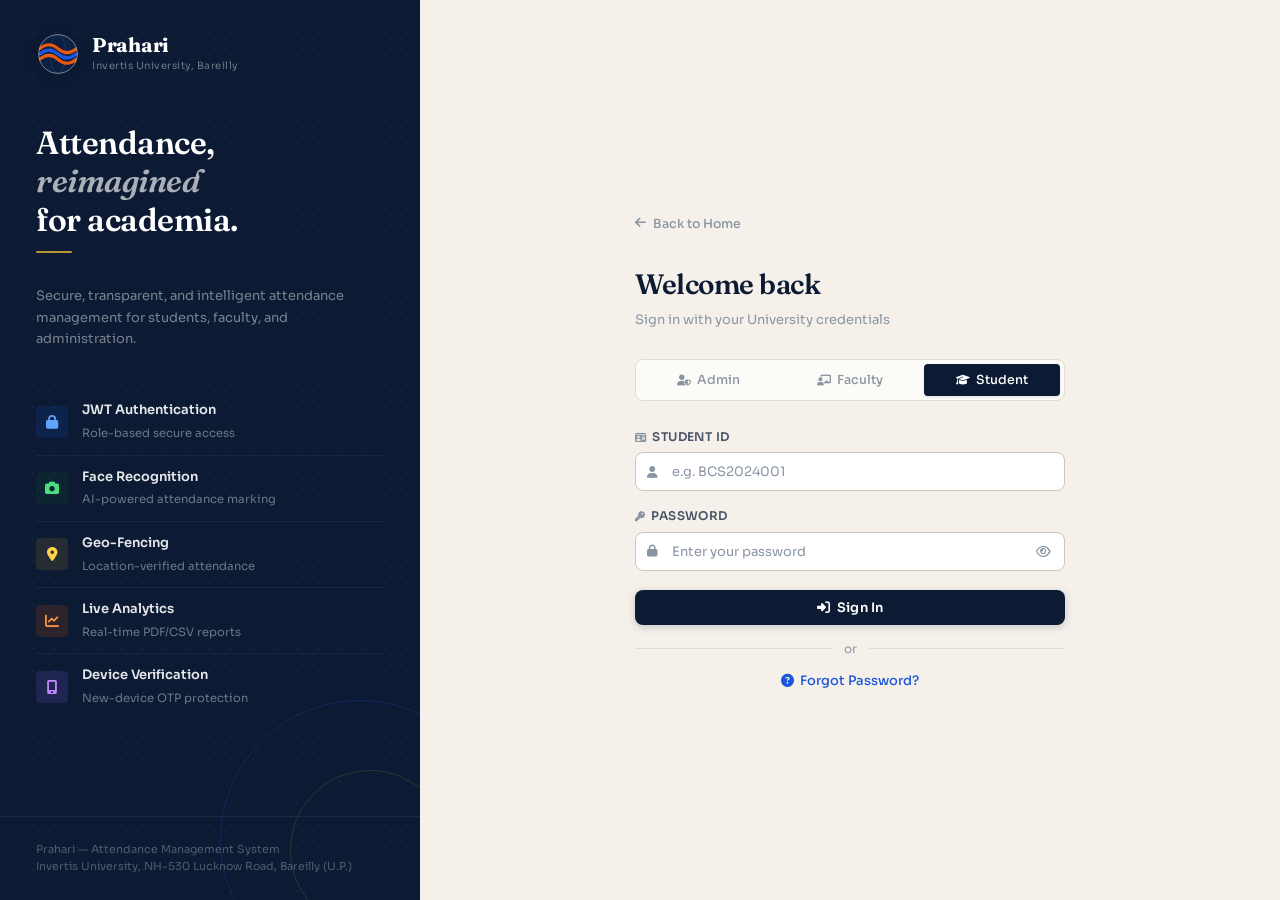
<file: Frontend/admin.html>
<!DOCTYPE html>
<html lang="en">

<head>
  <meta charset="UTF-8">
  <meta name="viewport" content="width=device-width, initial-scale=1.0">
  <title>Admin — Prahari | Invertis University</title>
  <link rel="stylesheet" href="styles.css">
  <link rel="stylesheet" href="https://cdnjs.cloudflare.com/ajax/libs/font-awesome/6.5.1/css/all.min.css">
  <style>
    /* ── Action buttons in table ── */
    .act-btn {
      padding: 5px 10px;
      border-radius: 5px;
      font-size: 11.5px;
      font-family: 'Sora', sans-serif;
      font-weight: 600;
      cursor: pointer;
      display: inline-flex;
      align-items: center;
      gap: 4px;
      border: 1px solid transparent;
      transition: all .15s;
    }

    .act-view {
      background: #EFF6FF;
      color: #1A56DB;
      border-color: #BFDBFE;
    }

    .act-view:hover {
      background: #DBEAFE;
    }

    .act-edit {
      background: #F0FDF4;
      color: #166534;
      border-color: #BBF7D0;
    }

    .act-edit:hover {
      background: #DCFCE7;
    }

    .act-del {
      background: #FEF2F2;
      color: #C53030;
      border-color: #FECACA;
    }

    .act-del:hover {
      background: #FEE2E2;
    }

    .acts {
      display: flex;
      gap: 5px;
      white-space: nowrap;
    }

    /* ── Modal overlay ── */
    .modal-overlay {
      position: fixed;
      inset: 0;
      background: rgba(12, 27, 51, .45);
      backdrop-filter: blur(4px);
      z-index: 1000;
      display: none;
      align-items: center;
      justify-content: center;
      padding: 20px;
      animation: mo-in .2s ease;
    }

    .modal-overlay.open {
      display: flex;
    }

    @keyframes mo-in {
      from {
        opacity: 0;
      }

      to {
        opacity: 1;
      }
    }

    .modal {
      background: #fff;
      border-radius: 16px;
      width: 100%;
      max-width: 560px;
      max-height: 88vh;
      overflow-y: auto;
      box-shadow: 0 24px 80px rgba(12, 27, 51, .2);
      animation: m-in .25s cubic-bezier(.16, 1, .3, 1);
    }

    @keyframes m-in {
      from {
        opacity: 0;
        transform: scale(.94) translateY(12px);
      }

      to {
        opacity: 1;
        transform: none;
      }
    }

    .modal-head {
      padding: 20px 24px 16px;
      border-bottom: 1px solid #E2DDD4;
      display: flex;
      align-items: center;
      justify-content: space-between;
      position: sticky;
      top: 0;
      background: #fff;
      z-index: 1;
      border-radius: 16px 16px 0 0;
    }

    .modal-title {
      font-family: 'Fraunces', serif;
      font-size: 18px;
      font-weight: 600;
      color: #0C1B33;
      letter-spacing: -.3px;
      display: flex;
      align-items: center;
      gap: 8px;
    }

    .modal-title i {
      font-size: 15px;
    }

    .modal-close {
      width: 32px;
      height: 32px;
      border-radius: 50%;
      border: none;
      background: #F1F5F9;
      cursor: pointer;
      display: flex;
      align-items: center;
      justify-content: center;
      color: #64748B;
      font-size: 13px;
      transition: all .15s;
    }

    .modal-close:hover {
      background: #E2E8F0;
      color: #0C1B33;
    }

    .modal-body {
      padding: 20px 24px 24px;
    }

    /* View info grid */
    .info-grid {
      display: grid;
      grid-template-columns: 1fr 1fr;
      gap: 0;
    }

    .info-field {
      padding: 11px 0;
      border-bottom: 1px solid #F1F5F9;
    }

    .info-field:nth-child(odd) {
      padding-right: 16px;
    }

    .info-field:nth-last-child(-n+2) {
      border-bottom: none;
    }

    .info-label {
      font-size: 10.5px;
      text-transform: uppercase;
      letter-spacing: .5px;
      color: #8A95A3;
      font-weight: 600;
      margin-bottom: 3px;
    }

    .info-value {
      font-size: 13.5px;
      color: #0C1B33;
      font-weight: 500;
    }

    /* Edit form inside modal */
    .modal .form-group {
      margin-bottom: 13px;
    }

    .modal label {
      font-size: 11.5px;
      text-transform: uppercase;
      letter-spacing: .4px;
      color: #64748B;
      font-weight: 600;
      margin-bottom: 5px;
      display: flex;
      align-items: center;
      gap: 5px;
    }

    .modal label i {
      font-size: 10px;
      color: #8A95A3;
    }

    .modal input,
    .modal select,
    .modal textarea {
      width: 100%;
      padding: 9px 12px;
      border: 1.5px solid #E2DDD4;
      border-radius: 7px;
      font-family: 'Sora', sans-serif;
      font-size: 13px;
      color: #0C1B33;
      outline: none;
      transition: border-color .15s;
    }

    .modal input:focus,
    .modal select:focus {
      border-color: #1A56DB;
      box-shadow: 0 0 0 3px rgba(26, 86, 219, .07);
    }

    .modal-footer {
      padding: 14px 24px 20px;
      border-top: 1px solid #E2DDD4;
      display: flex;
      justify-content: flex-end;
      gap: 10px;
    }

    /* Delete confirm modal */
    .del-ico {
      width: 52px;
      height: 52px;
      border-radius: 50%;
      background: #FEF2F2;
      display: flex;
      align-items: center;
      justify-content: center;
      font-size: 22px;
      color: #C53030;
      margin: 0 auto 14px;
    }

    .pw-wrap {
      position: relative;
      display: flex;
      align-items: center;
    }

    .pw-wrap input {
      flex: 1;
      padding-right: 40px !important;
    }

    .pw-toggle {
      position: absolute;
      right: 0;
      top: 0;
      bottom: 0;
      width: 38px;
      border: none;
      background: transparent;
      cursor: pointer;
      color: #8A95A3;
      font-size: 13px;
      display: flex;
      align-items: center;
      justify-content: center;
      transition: color .15s;
      border-radius: 0 7px 7px 0;
    }

    .pw-toggle:hover {
      color: #1A56DB;
      background: rgba(26, 86, 219, .05);
    }
  </style>

  <style>
    /* Teacher picker dropdown */
    .teacher-picker-wrap {
      position: relative;
    }

    .teacher-picker-wrap input {
      width: 100%;
    }

    .teacher-dropdown {
      position: absolute;
      top: calc(100% + 4px);
      left: 0;
      right: 0;
      z-index: 9999;
      background: #fff;
      border: 1.5px solid #1A56DB;
      border-radius: 10px;
      box-shadow: 0 8px 32px rgba(15, 37, 87, .18);
      max-height: 240px;
      overflow-y: auto;
      display: none;
    }

    .teacher-dropdown.open {
      display: block;
    }

    .teacher-dd-item {
      padding: 10px 14px;
      cursor: pointer;
      display: flex;
      align-items: center;
      gap: 10px;
      border-bottom: 1px solid #F1F5F9;
      transition: background .12s;
    }

    .teacher-dd-item:last-child {
      border-bottom: none;
    }

    .teacher-dd-item:hover {
      background: #EFF6FF;
    }

    .teacher-dd-emp {
      font-size: 10.5px;
      font-weight: 700;
      color: #1A56DB;
      background: #EFF6FF;
      padding: 2px 7px;
      border-radius: 5px;
      white-space: nowrap;
    }

    .teacher-dd-name {
      font-size: 13px;
      font-weight: 600;
      color: #0C1B33;
    }

    .teacher-dd-dept {
      font-size: 11px;
      color: #8A95A3;
      margin-top: 1px;
    }

    .teacher-dd-empty {
      padding: 14px;
      text-align: center;
      font-size: 12px;
      color: #8A95A3;
    }

    .teacher-dd-search {
      padding: 8px 12px;
      border-bottom: 1.5px solid #E2E8F0;
      position: sticky;
      top: 0;
      background: #fff;
    }

    .teacher-dd-search input {
      width: 100%;
      padding: 6px 10px;
      border: 1.5px solid #E2E8F0;
      border-radius: 6px;
      font-size: 12px;
      outline: none;
      font-family: 'Sora', sans-serif;
    }
  </style>
</head>

<body>
  <div id="toast-container"></div>

  <!-- ══════════ MODALS ══════════ -->

  <!-- Student View Modal -->
  <div class="modal-overlay" id="m-student-view">
    <div class="modal">
      <div class="modal-head">
        <div class="modal-title" style="color:#1A56DB;"><i class="fa-solid fa-graduation-cap"></i> Student Details</div>
        <button class="modal-close" onclick="closeModal('m-student-view')"><i class="fa-solid fa-xmark"></i></button>
      </div>
      <div class="modal-body">
        <div class="info-grid" id="sv-body"></div>
      </div>
    </div>
  </div>

  <!-- Student Edit Modal -->
  <div class="modal-overlay" id="m-student-edit">
    <div class="modal" style="max-width:640px;">
      <div class="modal-head">
        <div class="modal-title" style="color:#166534;"><i class="fa-solid fa-pen-to-square"></i> Edit Student — <span
            id="se-id-display"
            style="font-family:'Sora',sans-serif;font-size:13px;font-weight:600;color:#64748B;"></span></div>
        <button class="modal-close" onclick="closeModal('m-student-edit')"><i class="fa-solid fa-xmark"></i></button>
      </div>
      <div class="modal-body">
        <input type="hidden" id="se-id">

        <!-- Section: Account -->
        <div
          style="font-size:10.5px;font-weight:700;text-transform:uppercase;letter-spacing:.8px;color:#8A95A3;margin-bottom:10px;padding-bottom:7px;border-bottom:1px solid #F1F5F9;display:flex;align-items:center;gap:7px;">
          <i class="fa-solid fa-lock" style="color:#1A56DB;"></i> Account Credentials
        </div>
        <div style="display:grid;grid-template-columns:1fr 1fr;gap:12px;margin-bottom:20px;">
          <div class="form-group" style="margin:0;">
            <label><i class="fa-solid fa-id-badge"></i> Student ID <span
                style="color:#C53030;font-size:10px;">(read-only)</span></label>
            <input type="text" id="se-sid-disp" disabled style="background:#F8F9FA;color:#8A95A3;cursor:not-allowed;">
          </div>
          <div class="form-group" style="margin:0;">
            <label><i class="fa-solid fa-key"></i> New Password <span style="color:#8A95A3;font-size:10px;">(leave blank
                to keep)</span></label>
            <div class="pw-wrap" id="pww-se-password"><input type="password" id="se-password"
                placeholder="Enter new password to change"><button type="button" class="pw-toggle"
                onclick="togglePw('se-password')" tabindex="-1" title="Show/hide password"><i class="fa-solid fa-eye"
                  id="pwi-se-password"></i></button></div>
          </div>
          <div class="form-group" style="margin:0;">
            <label><i class="fa-solid fa-hashtag"></i> Enrollment Number <span
                style="font-size:10px;color:#8A95A3;font-weight:400;">(auto)</span></label>
            <input type="text" id="se-enroll" readonly
              style="background:#F1F5F9;color:#64748B;cursor:not-allowed;border-color:#E2E8F0;"
              title="This field is auto-generated and cannot be edited">
          </div>
          <div class="form-group" style="margin:0;">
            <label><i class="fa-solid fa-list-ol"></i> Roll Number <span
                style="font-size:10px;color:#8A95A3;font-weight:400;">(auto)</span></label>
            <input type="text" id="se-roll" readonly
              style="background:#F1F5F9;color:#64748B;cursor:not-allowed;border-color:#E2E8F0;"
              title="This field is auto-generated and cannot be edited">
          </div>
        </div>

        <!-- Section: Personal Info -->
        <div
          style="font-size:10.5px;font-weight:700;text-transform:uppercase;letter-spacing:.8px;color:#8A95A3;margin-bottom:10px;padding-bottom:7px;border-bottom:1px solid #F1F5F9;display:flex;align-items:center;gap:7px;">
          <i class="fa-solid fa-user" style="color:#1A56DB;"></i> Personal Information
        </div>
        <div style="display:grid;grid-template-columns:1fr 1fr;gap:12px;margin-bottom:20px;">
          <div class="form-group" style="margin:0;grid-column:1/-1;">
            <label><i class="fa-solid fa-user"></i> Full Name</label>
            <input type="text" id="se-name">
          </div>
          <div class="form-group" style="margin:0;">
            <label><i class="fa-solid fa-cake-candles"></i> Date of Birth</label>
            <input type="date" id="se-dob">
          </div>
          <div class="form-group" style="margin:0;">
            <label><i class="fa-solid fa-venus-mars"></i> Gender</label>
            <select id="se-gender">
              <option value="M">Male</option>
              <option value="F">Female</option>
              <option value="O">Other</option>
            </select>
          </div>
          <div class="form-group" style="margin:0;">
            <label><i class="fa-solid fa-phone"></i> Mobile Number</label>
            <input type="text" id="se-mobile">
          </div>
          <div class="form-group" style="margin:0;">
            <label><i class="fa-solid fa-envelope"></i> Email Address</label>
            <input type="email" id="se-email">
          </div>
          <div class="form-group" style="margin:0;">
            <label><i class="fa-solid fa-map-location-dot"></i> Domicile State</label>
            <select id="se-state">
              <option value="">Select State</option>
              <option value="Andhra Pradesh">Andhra Pradesh</option>
              <option value="Arunachal Pradesh">Arunachal Pradesh</option>
              <option value="Assam">Assam</option>
              <option value="Bihar">Bihar</option>
              <option value="Chhattisgarh">Chhattisgarh</option>
              <option value="Goa">Goa</option>
              <option value="Gujarat">Gujarat</option>
              <option value="Haryana">Haryana</option>
              <option value="Himachal Pradesh">Himachal Pradesh</option>
              <option value="Jharkhand">Jharkhand</option>
              <option value="Karnataka">Karnataka</option>
              <option value="Kerala">Kerala</option>
              <option value="Madhya Pradesh">Madhya Pradesh</option>
              <option value="Maharashtra">Maharashtra</option>
              <option value="Manipur">Manipur</option>
              <option value="Meghalaya">Meghalaya</option>
              <option value="Mizoram">Mizoram</option>
              <option value="Nagaland">Nagaland</option>
              <option value="Odisha">Odisha</option>
              <option value="Punjab">Punjab</option>
              <option value="Rajasthan">Rajasthan</option>
              <option value="Sikkim">Sikkim</option>
              <option value="Tamil Nadu">Tamil Nadu</option>
              <option value="Telangana">Telangana</option>
              <option value="Tripura">Tripura</option>
              <option value="Uttar Pradesh">Uttar Pradesh</option>
              <option value="Uttarakhand">Uttarakhand</option>
              <option value="West Bengal">West Bengal</option>
              <option value="Andaman and Nicobar Islands">Andaman &amp; Nicobar Islands</option>
              <option value="Chandigarh">Chandigarh</option>
              <option value="Dadra and Nagar Haveli">Dadra &amp; Nagar Haveli</option>
              <option value="Daman and Diu">Daman &amp; Diu</option>
              <option value="Delhi">Delhi (NCT)</option>
              <option value="Jammu and Kashmir">Jammu &amp; Kashmir</option>
              <option value="Ladakh">Ladakh</option>
              <option value="Lakshadweep">Lakshadweep</option>
              <option value="Puducherry">Puducherry</option>
            </select>
          </div>
          <div class="form-group" style="margin:0;grid-column:1/-1;">
            <label><i class="fa-solid fa-location-dot"></i> Permanent Address</label>
            <input type="text" id="se-address" placeholder="e.g. 12, Civil Lines">
          </div>
          <div class="form-group" style="margin:0;">
            <label><i class="fa-solid fa-city"></i> Place / City</label>
            <input type="text" id="se-place" placeholder="e.g. Bareilly">
          </div>
          <div class="form-group" style="margin:0;">
            <label><i class="fa-solid fa-signs-post"></i> Pincode</label>
            <input type="text" id="se-pincode" placeholder="e.g. 243001" maxlength="6">
          </div>
        </div>

        <!-- Section: Academic Info -->
        <div
          style="font-size:10.5px;font-weight:700;text-transform:uppercase;letter-spacing:.8px;color:#8A95A3;margin-bottom:10px;padding-bottom:7px;border-bottom:1px solid #F1F5F9;display:flex;align-items:center;gap:7px;">
          <i class="fa-solid fa-graduation-cap" style="color:#1A56DB;"></i> Academic Information
        </div>
        <div style="display:grid;grid-template-columns:1fr 1fr;gap:12px;margin-bottom:20px;">
          <div class="form-group" style="margin:0;">
            <label><i class="fa-solid fa-building-columns"></i> Branch</label>
            <select id="se-branch">
              <option value="">Select Branch</option>
            </select>
          </div>
          <div class="form-group" style="margin:0;">
            <label><i class="fa-solid fa-calendar-days"></i> Academic Year</label>
            <input type="text" id="se-year" placeholder="e.g. 2025-2026">
          </div>
          <div class="form-group" style="margin:0;">
            <label><i class="fa-solid fa-users-rectangle"></i> Section</label>
            <select id="se-section">
              <option value="">Select Section</option>
              <option value="A">Section A</option>
              <option value="B">Section B</option>
              <option value="C">Section C</option>
              <option value="D">Section D</option>
            </select>
          </div>
          <div class="form-group" style="margin:0;">
            <label><i class="fa-solid fa-layer-group"></i> Current Semester</label>
            <select id="se-semester">
              <option value="">Select</option>
              <option value="1">Semester 1</option>
              <option value="2">Semester 2</option>
              <option value="3">Semester 3</option>
              <option value="4">Semester 4</option>
              <option value="5">Semester 5</option>
              <option value="6">Semester 6</option>
              <option value="7">Semester 7</option>
              <option value="8">Semester 8</option>
            </select>
          </div>
          <div class="form-group" style="margin:0;">
            <label><i class="fa-regular fa-calendar-check"></i> Date of Joining</label>
            <input type="date" id="se-doj">
          </div>

        </div>

        <!-- Section: Parent / Family Details -->
        <div
          style="font-size:10.5px;font-weight:700;text-transform:uppercase;letter-spacing:.8px;color:#8A95A3;margin-bottom:10px;padding-bottom:7px;border-bottom:1px solid #F1F5F9;display:flex;align-items:center;gap:7px;">
          <i class="fa-solid fa-house-user" style="color:#1A56DB;"></i> Parent &amp; Family Details
        </div>
        <div style="display:grid;grid-template-columns:1fr 1fr;gap:12px;">
          <div class="form-group" style="margin:0;">
            <label><i class="fa-solid fa-person"></i> Father's Name</label>
            <input type="text" id="se-father-name" placeholder="Father's full name">
          </div>
          <div class="form-group" style="margin:0;">
            <label><i class="fa-solid fa-phone"></i> Father's Mobile</label>
            <input type="text" id="se-father-mobile" placeholder="Father's contact number">
          </div>
          <div class="form-group" style="margin:0;">
            <label><i class="fa-solid fa-person-dress"></i> Mother's Name</label>
            <input type="text" id="se-mother-name" placeholder="Mother's full name">
          </div>
          <div class="form-group" style="margin:0;">
            <label><i class="fa-solid fa-phone"></i> Mother's Mobile</label>
            <input type="text" id="se-mother-mobile" placeholder="Mother's contact number">
          </div>
          <div class="form-group" style="margin:0;">
            <label><i class="fa-solid fa-briefcase"></i> Father's Occupation</label>
            <input type="text" id="se-father-occupation" placeholder="e.g. Business, Govt. Service">
          </div>
          <div class="form-group" style="margin:0;">
            <label><i class="fa-solid fa-envelope"></i> Parent's Email</label>
            <input type="email" id="se-parent-email" placeholder="For notifications">
          </div>
          <div class="form-group" style="margin:0;grid-column:1/-1;">
            <label><i class="fa-solid fa-location-dot"></i> Permanent Address</label>
            <textarea id="se-permanent-address" rows="2" placeholder="Village/City, District, State, PIN"></textarea>
          </div>
        </div>
      </div>
      <div class="modal-footer">
        <button class="btn btn-outline btn-sm" onclick="closeModal('m-student-edit')"><i class="fa-solid fa-xmark"></i>
          Cancel</button>
        <button class="btn btn-success btn-sm" onclick="saveStudent()"><i class="fa-solid fa-floppy-disk"></i> Save All
          Changes</button>
      </div>
    </div>
  </div>

  <!-- Student Delete Confirm -->
  <div class="modal-overlay" id="m-student-del">
    <div class="modal" style="max-width:400px;">
      <div class="modal-head">
        <div class="modal-title" style="color:#C53030;"><i class="fa-solid fa-triangle-exclamation"></i> Confirm Delete
        </div>
        <button class="modal-close" onclick="closeModal('m-student-del')"><i class="fa-solid fa-xmark"></i></button>
      </div>
      <div class="modal-body" style="text-align:center;">
        <div class="del-ico"><i class="fa-solid fa-trash"></i></div>
        <p style="font-size:14px;font-weight:600;color:#0C1B33;margin-bottom:6px;">Delete this student?</p>
        <p style="font-size:13px;color:#64748B;" id="sd-name-lbl">—</p>
        <p style="font-size:12px;color:#8A95A3;margin-top:8px;">This action cannot be undone. All attendance records for
          this student will also be removed.</p>
      </div>
      <div class="modal-footer">
        <button class="btn btn-outline btn-sm" onclick="closeModal('m-student-del')"><i class="fa-solid fa-xmark"></i>
          Cancel</button>
        <button class="btn btn-sm" style="background:#C53030;color:#fff;" onclick="confirmDeleteStudent()"><i
            class="fa-solid fa-trash"></i> Delete Student</button>
      </div>
    </div>
  </div>

  <!-- Teacher View Modal -->
  <div class="modal-overlay" id="m-teacher-view">
    <div class="modal">
      <div class="modal-head">
        <div class="modal-title" style="color:#1A56DB;"><i class="fa-solid fa-chalkboard-user"></i> Faculty Details
        </div>
        <button class="modal-close" onclick="closeModal('m-teacher-view')"><i class="fa-solid fa-xmark"></i></button>
      </div>
      <div class="modal-body">
        <div class="info-grid" id="tv-body"></div>
      </div>
    </div>
  </div>

  <!-- Teacher Edit Modal -->
  <div class="modal-overlay" id="m-teacher-edit">
    <div class="modal">
      <div class="modal-head">
        <div class="modal-title" style="color:#166534;"><i class="fa-solid fa-pen-to-square"></i> Edit Faculty</div>
        <button class="modal-close" onclick="closeModal('m-teacher-edit')"><i class="fa-solid fa-xmark"></i></button>
      </div>
      <div class="modal-body">
        <input type="hidden" id="te-id">
        <div style="display:grid;grid-template-columns:1fr 1fr;gap:12px;">
          <div class="form-group" style="margin:0;"><label><i class="fa-solid fa-user"></i> Full Name</label><input
              type="text" id="te-name"></div>
          <div class="form-group" style="margin:0;"><label><i class="fa-solid fa-envelope"></i> Email</label><input
              type="email" id="te-email"></div>
          <div class="form-group" style="margin:0;"><label><i class="fa-solid fa-phone"></i> Mobile</label><input
              type="text" id="te-mobile"></div>
          <div class="form-group" style="margin:0;"><label><i class="fa-solid fa-building"></i>
              Department</label><select id="te-dept">
              <option value="">Select Department</option>
              <option value="Computer Science & Engineering">Computer Science & Engineering</option>
              <option value="Information Technology">Information Technology</option>
              <option value="Electronics & Communication Engineering">Electronics & Communication Engineering</option>
              <option value="Electrical Engineering">Electrical Engineering</option>
              <option value="Mechanical Engineering">Mechanical Engineering</option>
              <option value="Civil Engineering">Civil Engineering</option>
              <option value="Applied Sciences & Humanities">Applied Sciences & Humanities</option>
              <option value="Mathematics">Mathematics</option>
              <option value="Physics">Physics</option>
              <option value="Chemistry">Chemistry</option>
              <option value="Management Studies (MBA)">Management Studies (MBA)</option>
              <option value="Commerce (B.Com)">Commerce (B.Com)</option>
              <option value="Law">Law</option>
              <option value="Pharmacy">Pharmacy</option>
              <option value="Agriculture">Agriculture</option>
            </select></div>
          <div class="form-group" style="margin:0;"><label><i class="fa-solid fa-briefcase"></i>
              Designation</label><select id="te-desig">
              <option value="">Select Designation</option>
              <option value="Professor">Professor</option>
              <option value="Associate Professor">Associate Professor</option>
              <option value="Assistant Professor">Assistant Professor</option>
              <option value="Senior Lecturer">Senior Lecturer</option>
              <option value="Lecturer">Lecturer</option>
              <option value="Lab Instructor">Lab Instructor</option>
              <option value="Teaching Assistant">Teaching Assistant</option>
              <option value="Head of Department">Head of Department</option>
              <option value="Dean">Dean</option>
              <option value="Director">Director</option>
              <option value="Visiting Faculty">Visiting Faculty</option>
            </select></div>
        </div>
      </div>
      <div class="modal-footer">
        <button class="btn btn-outline btn-sm" onclick="closeModal('m-teacher-edit')"><i class="fa-solid fa-xmark"></i>
          Cancel</button>
        <button class="btn btn-success btn-sm" onclick="saveTeacher()"><i class="fa-solid fa-floppy-disk"></i> Save
          Changes</button>
      </div>
    </div>
  </div>

  <!-- Teacher Delete Confirm -->
  <div class="modal-overlay" id="m-teacher-del">
    <div class="modal" style="max-width:400px;">
      <div class="modal-head">
        <div class="modal-title" style="color:#C53030;"><i class="fa-solid fa-triangle-exclamation"></i> Confirm Delete
        </div>
        <button class="modal-close" onclick="closeModal('m-teacher-del')"><i class="fa-solid fa-xmark"></i></button>
      </div>
      <div class="modal-body" style="text-align:center;">
        <div class="del-ico"><i class="fa-solid fa-trash"></i></div>
        <p style="font-size:14px;font-weight:600;color:#0C1B33;margin-bottom:6px;">Delete this faculty member?</p>
        <p style="font-size:13px;color:#64748B;" id="td-name-lbl">—</p>
        <p style="font-size:12px;color:#8A95A3;margin-top:8px;">This will permanently remove the faculty account and all
          associated data.</p>
      </div>
      <div class="modal-footer">
        <button class="btn btn-outline btn-sm" onclick="closeModal('m-teacher-del')"><i class="fa-solid fa-xmark"></i>
          Cancel</button>
        <button class="btn btn-sm" style="background:#C53030;color:#fff;" onclick="confirmDeleteTeacher()"><i
            class="fa-solid fa-trash"></i> Delete Faculty</button>
      </div>
    </div>
  </div>

  <!-- Subject View Modal -->
  <div class="modal-overlay" id="m-subject-view">
    <div class="modal">
      <div class="modal-head">
        <div class="modal-title" style="color:#1A56DB;"><i class="fa-solid fa-book"></i> Subject Details</div>
        <button class="modal-close" onclick="closeModal('m-subject-view')"><i class="fa-solid fa-xmark"></i></button>
      </div>
      <div class="modal-body">
        <div class="info-grid" id="subv-body"></div>
      </div>
    </div>
  </div>

  <!-- Subject Edit Modal -->
  <div class="modal-overlay" id="m-subject-edit">
    <div class="modal" style="max-width:520px;">
      <div class="modal-head">
        <div class="modal-title" style="color:#166534;">
          <i class="fa-solid fa-pen-to-square"></i> Edit Subject
          <span id="sube-code-disp"
            style="font-family:'Sora',sans-serif;font-size:12px;font-weight:700;color:#fff;background:#166534;padding:2px 9px;border-radius:20px;margin-left:4px;"></span>
        </div>
        <button class="modal-close" onclick="closeModal('m-subject-edit')"><i class="fa-solid fa-xmark"></i></button>
      </div>
      <div class="modal-body">
        <input type="hidden" id="sube-code">

        <div class="form-group">
          <label><i class="fa-solid fa-book"></i> Subject Name</label>
          <input type="text" id="sube-name" placeholder="e.g. Data Structures">
        </div>

        <div style="display:grid;grid-template-columns:1fr 1fr;gap:14px;margin-bottom:13px;">
          <div class="form-group" style="margin:0;">
            <label><i class="fa-solid fa-tag"></i> Subject Type</label>
            <select id="sube-type">
              <option value="">-- Select --</option>
              <option value="theory">Theory</option>
              <option value="practical">Practical</option>
              <option value="tutorial">Tutorial</option>
            </select>
          </div>
          <div class="form-group" style="margin:0;">
            <label><i class="fa-solid fa-layer-group"></i> Classification</label>
            <select id="sube-class">
              <option value="">-- Select --</option>
              <option value="core">Core</option>
              <option value="elective">Elective</option>
              <option value="lab">Lab / Practical</option>
              <option value="theory">Theory</option>
            </select>
          </div>
        </div>

        <div class="form-group">
          <label><i class="fa-solid fa-star"></i> Credits</label>
          <input type="number" id="sube-credit" min="1" max="10" placeholder="e.g. 4" style="max-width:140px;">
        </div>

        <div class="form-group" style="margin-bottom:4px;">
          <label><i class="fa-solid fa-chalkboard-user"></i> Assigned Teacher</label>
          <div class="teacher-picker-wrap" id="sube-teacher-wrap">
            <input type="text" id="sube-teacher" placeholder="Click to select teacher…" readonly
              style="cursor:pointer;background:#FAFBFF;border-color:#C7D7FD;"
              onclick="openTeacherPicker('sube-teacher','sube-teacher-dd')" title="Click to choose teacher from list">
            <div class="teacher-dropdown" id="sube-teacher-dd"></div>
          </div>
        </div>

      </div>
      <div class="modal-footer">
        <button class="btn btn-outline btn-sm" onclick="closeModal('m-subject-edit')"><i class="fa-solid fa-xmark"></i>
          Cancel</button>
        <button class="btn btn-success btn-sm" onclick="saveSubject()"><i class="fa-solid fa-floppy-disk"></i> Save
          Changes</button>
      </div>
    </div>
  </div>

  <!-- Subject Delete Confirm -->
  <div class="modal-overlay" id="m-subject-del">
    <div class="modal" style="max-width:400px;">
      <div class="modal-head">
        <div class="modal-title" style="color:#C53030;"><i class="fa-solid fa-triangle-exclamation"></i> Confirm Delete
        </div>
        <button class="modal-close" onclick="closeModal('m-subject-del')"><i class="fa-solid fa-xmark"></i></button>
      </div>
      <div class="modal-body" style="text-align:center;">
        <div class="del-ico"><i class="fa-solid fa-trash"></i></div>
        <p style="font-size:14px;font-weight:600;color:#0C1B33;margin-bottom:6px;">Delete this subject?</p>
        <p style="font-size:13px;color:#64748B;" id="subd-name-lbl">—</p>
        <p style="font-size:12px;color:#8A95A3;margin-top:8px;">All attendance sessions linked to this subject will also
          be removed.</p>
      </div>
      <div class="modal-footer">
        <button class="btn btn-outline btn-sm" onclick="closeModal('m-subject-del')"><i class="fa-solid fa-xmark"></i>
          Cancel</button>
        <button class="btn btn-sm" style="background:#C53030;color:#fff;" onclick="confirmDeleteSubject()"><i
            class="fa-solid fa-trash"></i> Delete Subject</button>
      </div>
    </div>
  </div>

  <div class="app">
    <!-- Sidebar -->
    <aside class="sidebar">
      <div class="sb-head">
        <div class="sb-brand">
          <svg class="iu-globe" viewBox="0 0 100 100" xmlns="http://www.w3.org/2000/svg">
            <defs>
              <clipPath id="g">
                <circle cx="50" cy="50" r="44" />
              </clipPath>
            </defs>
            <circle cx="50" cy="50" r="44" fill="#1A56DB" opacity="0.15" />
            <path d="M8,38 Q30,20 50,38 Q70,56 92,38" fill="none" stroke="#EA580C" stroke-width="8"
              stroke-linecap="round" clip-path="url(#g)" />
            <path d="M8,50 Q30,32 50,50 Q70,68 92,50" fill="none" stroke="#fff" stroke-width="7" opacity="0.5"
              stroke-linecap="round" clip-path="url(#g)" />
            <path d="M8,62 Q30,44 50,62 Q70,80 92,62" fill="none" stroke="#EA580C" stroke-width="8"
              stroke-linecap="round" clip-path="url(#g)" />
            <circle cx="50" cy="50" r="44" fill="none" stroke="rgba(255,255,255,0.4)" stroke-width="2" />
          </svg>
          <div>
            <div class="sb-brand-name">Prahari</div>
            <div class="sb-brand-sub">Invertis University</div>
          </div>
        </div>
      </div>
      <div class="sb-user">
        <div class="sb-user-name" id="sb-name">Administrator</div>
        <div class="sb-user-role"><i class="fa-solid fa-circle" style="color:#FCD34D;"></i> Admin Control Panel</div>
      </div>
      <nav style="flex:1;">
        <div class="nav-section">Overview</div>
        <button class="nav-item active" onclick="go('overview',this)"><i class="fa-solid fa-house"></i>
          Dashboard</button>
        <div class="nav-section">Management</div>
        <button class="nav-item" onclick="go('students',this)"><i class="fa-solid fa-graduation-cap"></i>
          Students</button>
        <button class="nav-item" onclick="go('teachers',this)"><i class="fa-solid fa-chalkboard-user"></i>
          Faculty</button>
        <button class="nav-item" onclick="go('subjects',this)"><i class="fa-solid fa-book"></i> Subjects</button>
        <button class="nav-item" onclick="go('branches',this)"><i class="fa-solid fa-building-columns"></i>
          Branches</button>
        <div class="nav-section">Reports</div>
        <button class="nav-item" onclick="go('analytics',this)"><i class="fa-solid fa-chart-bar"></i> Analytics</button>
        <button class="nav-item" onclick="go('att-requests',this)"><i class="fa-solid fa-clipboard-list"></i> Att.
          Requests</button>
        <button class="nav-item" onclick="go('leaves',this)"><i class="fa-solid fa-file-signature"></i> Leave
          Requests</button>
        <button class="nav-item" onclick="go('att-edit',this)"><i class="fa-solid fa-pen-to-square"></i> Edit
          Attendance</button>
        <button class="nav-item" onclick="go('notify',this)"><i class="fa-solid fa-bell"></i> Notify Parents</button>
        <button class="nav-item" onclick="go('devices',this)"><i class="fa-solid fa-mobile-screen"></i> Devices</button>
      </nav>
      <div class="sb-footer">
        <button class="btn-logout" onclick="logout()"><i class="fa-solid fa-right-from-bracket"></i> Sign Out</button>
      </div>
    </aside>

    <!-- Main -->
    <main class="main">

      <!-- Overview -->
      <div id="sec-overview" class="section active">
        <div class="page-header">
          <h1 class="page-title">Admin Dashboard <span class="page-title-rule"></span></h1>
          <p class="page-sub">Invertis University — Prahari Attendance System</p>
        </div>

        <!-- Stats Row -->
        <div class="stats-grid" id="overview-stats">
          <div class="loader" style="grid-column:1/-1;"><i class="fa-solid fa-spinner fa-spin"></i> Loading&hellip;
          </div>
        </div>

        <!-- Quick Actions + Passkey Status -->
        <div style="display:grid;grid-template-columns:1fr 1fr;gap:16px;margin-bottom:16px;">

          <div class="card" style="margin:0;">
            <div class="card-title">
              <div class="card-title-left"><i class="fa-solid fa-bolt"></i> Quick Actions</div>
            </div>
            <div style="display:flex;flex-direction:column;gap:8px;">
              <button class="btn"
                style="background:var(--blue);color:#fff;justify-content:flex-start;gap:10px;width:100%;"
                onclick="go('students',document.querySelector('.nav-item[onclick*=\'students\']'))">
                <i class="fa-solid fa-user-plus"></i> Add New Student
              </button>
              <button class="btn" style="background:#7C3AED;color:#fff;justify-content:flex-start;gap:10px;width:100%;"
                onclick="go('teachers',document.querySelector('.nav-item[onclick*=\'teachers\']'))">
                <i class="fa-solid fa-chalkboard-user"></i> Add New Teacher
              </button>
              <button class="btn"
                style="background:var(--green);color:#fff;justify-content:flex-start;gap:10px;width:100%;"
                onclick="go('devices',document.querySelector('.nav-item[onclick*=\'devices\']'))">
                <i class="fa-solid fa-mobile-screen"></i> Device Management
              </button>
              <button class="btn"
                style="background:var(--amber);color:#fff;justify-content:flex-start;gap:10px;width:100%;"
                onclick="go('analytics',document.querySelector('.nav-item[onclick*=\'analytics\']'))">
                <i class="fa-solid fa-calendar-check"></i> View Attendance
              </button>
            </div>
          </div>

          <div class="card" style="margin:0;">
            <div class="card-title">
              <div class="card-title-left"><i class="fa-solid fa-fingerprint"></i> Passkey Status</div>
              <button class="btn btn-sm" style="font-size:11px;padding:4px 10px;" onclick="loadPasskeyStatus()">
                <i class="fa-solid fa-rotate"></i> Refresh
              </button>
            </div>
            <div id="passkey-status-body">
              <div class="loader"><i class="fa-solid fa-spinner fa-spin"></i> Loading&hellip;</div>
            </div>
          </div>

        </div>

        <!-- Recent Students -->
        <div class="card">
          <div class="card-title">
            <div class="card-title-left"><i class="fa-solid fa-clock-rotate-left"></i> Recently Added Students</div>
            <span id="recent-students-count" style="font-size:12px;color:var(--text-3);"></span>
          </div>
          <div id="recent-students-body">
            <div class="loader"><i class="fa-solid fa-spinner fa-spin"></i> Loading&hellip;</div>
          </div>
        </div>

      </div>

      <!-- Students -->
      <div id="sec-students" class="section">
        <div class="page-header">
          <h1 class="page-title">Students <span class="page-title-rule"></span></h1>
          <p class="page-sub">Manage student registrations, profiles, and face enrolment</p>
        </div>
        <div class="tab-bar">
          <button class="tab-btn active" onclick="switchTab('students','list',this)"><i class="fa-solid fa-list"></i>
            Student List</button>
          <button class="tab-btn" onclick="switchTab('students','add',this)"><i class="fa-solid fa-user-plus"></i> Add
            Student</button>
          <button class="tab-btn" onclick="switchTab('students','face',this)"><i class="fa-solid fa-camera"></i> Face
            Registration</button>
        </div>

        <div id="students-tab-list" class="tab-content active">
          <div class="search-wrap">
            <i class="fa-solid fa-magnifying-glass"></i>
            <input class="search-input" id="student-search" placeholder="Search by name, enrollment or ID…"
              oninput="filterStudents()">
          </div>
          <div class="table-wrap">
            <div id="students-list">
              <div class="loader"><i class="fa-solid fa-spinner fa-spin"></i> Loading students…</div>
            </div>
          </div>
        </div>

        <div id="students-tab-add" class="tab-content">
          <div class="card card-accent">
            <div class="card-title">
              <div class="card-title-left"><i class="fa-solid fa-user-plus"></i> Register New Student</div>
            </div>
            <!-- Account -->
            <div
              style="font-size:10.5px;font-weight:700;text-transform:uppercase;letter-spacing:.8px;color:#8A95A3;margin-bottom:10px;padding-bottom:7px;border-bottom:1px solid var(--border);display:flex;align-items:center;gap:7px;">
              <i class="fa-solid fa-lock" style="color:var(--blue);"></i> Account Credentials
            </div>
            <div style="display:grid;grid-template-columns:1fr 1fr;gap:12px;margin-bottom:20px;">
              <div class="form-group" style="margin:0;"><label><i class="fa-solid fa-id-badge"></i> Student ID <span
                    style="font-size:10px;color:#8A95A3;font-weight:400;">(auto)</span></label><input type="text"
                  id="ns-id" placeholder="Select branch and year" readonly
                  style="background:#F1F5F9;color:#64748B;cursor:not-allowed;border-color:#E2E8F0;"
                  title="This field is auto-generated and cannot be edited"></div>
              <div class="form-group" style="margin:0;"><label><i class="fa-solid fa-key"></i> Password <span
                    style="font-size:10px;color:#8A95A3;font-weight:400;">(default: student@123)</span></label>
                <div class="pw-wrap" id="pww-ns-pass"><input type="password" id="ns-pass" value="student@123"
                    placeholder="Default: student@123"><button type="button" class="pw-toggle"
                    onclick="togglePw('ns-pass')" tabindex="-1" title="Show/hide password"><i class="fa-solid fa-eye"
                      id="pwi-ns-pass"></i></button></div>
              </div>
              <div class="form-group" style="margin:0;"><label><i class="fa-solid fa-hashtag"></i> Enrollment No. <span
                    style="font-size:10px;color:#8A95A3;font-weight:400;">(auto)</span></label><input type="text"
                  id="ns-enroll" readonly
                  style="background:#F1F5F9;color:#64748B;cursor:not-allowed;border-color:#E2E8F0;"
                  title="This field is auto-generated and cannot be edited"></div>
              <div class="form-group" style="margin:0;"><label><i class="fa-solid fa-list-ol"></i> Roll Number <span
                    style="font-size:10px;color:#8A95A3;font-weight:400;">(auto)</span></label><input type="text"
                  id="ns-roll" readonly
                  style="background:#F1F5F9;color:#64748B;cursor:not-allowed;border-color:#E2E8F0;"
                  title="This field is auto-generated and cannot be edited"></div>
            </div>
            <!-- Personal -->
            <div
              style="font-size:10.5px;font-weight:700;text-transform:uppercase;letter-spacing:.8px;color:#8A95A3;margin-bottom:10px;padding-bottom:7px;border-bottom:1px solid var(--border);display:flex;align-items:center;gap:7px;">
              <i class="fa-solid fa-user" style="color:var(--blue);"></i> Personal Information
            </div>
            <div style="display:grid;grid-template-columns:1fr 1fr;gap:12px;margin-bottom:20px;">
              <div class="form-group" style="margin:0;grid-column:1/-1;"><label><i class="fa-solid fa-user"></i> Full
                  Name *</label><input type="text" id="ns-name"></div>
              <div class="form-group" style="margin:0;"><label><i class="fa-solid fa-cake-candles"></i> Date of Birth
                  *</label><input type="date" id="ns-dob"></div>
              <div class="form-group" style="margin:0;"><label><i class="fa-solid fa-venus-mars"></i> Gender *</label>
                <select id="ns-gender">
                  <option value="M">Male</option>
                  <option value="F">Female</option>
                  <option value="O">Other</option>
                </select>
              </div>
              <div class="form-group" style="margin:0;"><label><i class="fa-solid fa-phone"></i> Mobile *</label><input
                  type="text" id="ns-mobile"></div>
              <div class="form-group" style="margin:0;"><label><i class="fa-solid fa-envelope"></i> Email</label><input
                  type="email" id="ns-email"></div>
              <div class="form-group" style="margin:0;"><label><i class="fa-solid fa-map-location-dot"></i> Domicile
                  State</label>
                <select id="ns-state">
                  <option value="">Select State</option>
                  <option value="Andhra Pradesh">Andhra Pradesh</option>
                  <option value="Arunachal Pradesh">Arunachal Pradesh</option>
                  <option value="Assam">Assam</option>
                  <option value="Bihar">Bihar</option>
                  <option value="Chhattisgarh">Chhattisgarh</option>
                  <option value="Goa">Goa</option>
                  <option value="Gujarat">Gujarat</option>
                  <option value="Haryana">Haryana</option>
                  <option value="Himachal Pradesh">Himachal Pradesh</option>
                  <option value="Jharkhand">Jharkhand</option>
                  <option value="Karnataka">Karnataka</option>
                  <option value="Kerala">Kerala</option>
                  <option value="Madhya Pradesh">Madhya Pradesh</option>
                  <option value="Maharashtra">Maharashtra</option>
                  <option value="Manipur">Manipur</option>
                  <option value="Meghalaya">Meghalaya</option>
                  <option value="Mizoram">Mizoram</option>
                  <option value="Nagaland">Nagaland</option>
                  <option value="Odisha">Odisha</option>
                  <option value="Punjab">Punjab</option>
                  <option value="Rajasthan">Rajasthan</option>
                  <option value="Sikkim">Sikkim</option>
                  <option value="Tamil Nadu">Tamil Nadu</option>
                  <option value="Telangana">Telangana</option>
                  <option value="Tripura">Tripura</option>
                  <option value="Uttar Pradesh">Uttar Pradesh</option>
                  <option value="Uttarakhand">Uttarakhand</option>
                  <option value="West Bengal">West Bengal</option>
                  <option value="Andaman and Nicobar Islands">Andaman &amp; Nicobar Islands</option>
                  <option value="Chandigarh">Chandigarh</option>
                  <option value="Dadra and Nagar Haveli">Dadra &amp; Nagar Haveli</option>
                  <option value="Daman and Diu">Daman &amp; Diu</option>
                  <option value="Delhi">Delhi (NCT)</option>
                  <option value="Jammu and Kashmir">Jammu &amp; Kashmir</option>
                  <option value="Ladakh">Ladakh</option>
                  <option value="Lakshadweep">Lakshadweep</option>
                  <option value="Puducherry">Puducherry</option>
                </select>
              </div>
              <div class="form-group" style="margin:0;grid-column:1/-1;"><label><i class="fa-solid fa-location-dot"></i>
                  Address</label><input type="text" id="ns-address" placeholder="Full address"></div>
            </div>
            <!-- Academic -->
            <div
              style="font-size:10.5px;font-weight:700;text-transform:uppercase;letter-spacing:.8px;color:#8A95A3;margin-bottom:10px;padding-bottom:7px;border-bottom:1px solid var(--border);display:flex;align-items:center;gap:7px;">
              <i class="fa-solid fa-graduation-cap" style="color:var(--blue);"></i> Academic Information
            </div>
            <div style="display:grid;grid-template-columns:1fr 1fr;gap:12px;margin-bottom:20px;">
              <div class="form-group" style="margin:0;"><label><i class="fa-solid fa-building-columns"></i> Branch
                  *</label><select id="ns-branch" onchange="autoGenerateNumbers()">
                  <option value="">Select Branch</option>
                </select></div>
              <div class="form-group" style="margin:0;"><label><i class="fa-solid fa-calendar-days"></i> Academic Year
                  *</label><input type="text" id="ns-year" placeholder="2025-2026"></div>
              <div class="form-group" style="margin:0;"><label><i class="fa-solid fa-users-rectangle"></i> Section
                  *</label>
                <select id="ns-section" onchange="previewEnrollment()">
                  <option value="">Select Section</option>
                  <option value="A">Section A</option>
                  <option value="B">Section B</option>
                  <option value="C">Section C</option>
                  <option value="D">Section D</option>
                </select>
              </div>
              <div class="form-group" style="margin:0;"><label><i class="fa-solid fa-layer-group"></i> Current Semester
                  *</label>
                <select id="ns-semester" onchange="previewEnrollment()">
                  <option value="">Select</option>
                  <option value="1">Semester 1</option>
                  <option value="2">Semester 2</option>
                  <option value="3">Semester 3</option>
                  <option value="4">Semester 4</option>
                  <option value="5">Semester 5</option>
                  <option value="6">Semester 6</option>
                  <option value="7">Semester 7</option>
                  <option value="8">Semester 8</option>
                </select>
              </div>
              <div class="form-group" style="margin:0;"><label><i class="fa-regular fa-calendar-check"></i> Date of
                  Joining *</label><input type="date" id="ns-doj"></div>
            </div>

            <!-- Auto-Enrollment Preview -->
            <div id="enrollment-preview"
              style="display:none;margin-bottom:16px;padding:12px 14px;border-radius:10px;border:1px solid #bbf7d0;background:#f0fdf4;">
              <div style="font-size:12px;font-weight:700;color:#15803d;margin-bottom:6px;">
                <i class="fa-solid fa-circle-check"></i> Auto-Enrollment — The following subjects will be assigned:
              </div>
              <div id="enrollment-preview-list" style="font-size:12px;color:#166534;"></div>
            </div>
            <div id="enrollment-warning"
              style="display:none;margin-bottom:16px;padding:12px 14px;border-radius:10px;border:1px solid #fde68a;background:#fffbeb;">
              <div style="font-size:12px;font-weight:700;color:#92400e;">
                <i class="fa-solid fa-triangle-exclamation"></i> No Subjects Found
              </div>
              <div style="font-size:12px;color:#78350f;margin-top:4px;">
                No subject is tagged for this branch+semester. Please add a subject in <strong>Subjects</strong> and set
                the Branch+Semester.
              </div>
            </div>
            <!-- Family -->
            <div
              style="font-size:10.5px;font-weight:700;text-transform:uppercase;letter-spacing:.8px;color:#8A95A3;margin-bottom:10px;padding-bottom:7px;border-bottom:1px solid var(--border);display:flex;align-items:center;gap:7px;">
              <i class="fa-solid fa-house-user" style="color:var(--blue);"></i> Parent &amp; Family Details
            </div>
            <div style="display:grid;grid-template-columns:1fr 1fr;gap:12px;">
              <div class="form-group" style="margin:0;"><label><i class="fa-solid fa-person"></i> Father's
                  Name</label><input type="text" id="ns-father-name" placeholder="Father's full name"></div>
              <div class="form-group" style="margin:0;"><label><i class="fa-solid fa-phone"></i> Father's
                  Mobile</label><input type="text" id="ns-father-mobile" placeholder="Father's contact"></div>
              <div class="form-group" style="margin:0;"><label><i class="fa-solid fa-person-dress"></i> Mother's
                  Name</label><input type="text" id="ns-mother-name" placeholder="Mother's full name"></div>
              <div class="form-group" style="margin:0;"><label><i class="fa-solid fa-phone"></i> Mother's
                  Mobile</label><input type="text" id="ns-mother-mobile" placeholder="Mother's contact"></div>
              <div class="form-group" style="margin:0;"><label><i class="fa-solid fa-briefcase"></i> Father's
                  Occupation</label><input type="text" id="ns-father-occupation"
                  placeholder="e.g. Business, Govt. Service"></div>
              <div class="form-group" style="margin:0;"><label><i class="fa-solid fa-envelope"></i> Parent's
                  Email</label><input type="email" id="ns-parent-email" placeholder="For notifications"></div>
              <div class="form-group" style="margin:0;grid-column:1/-1;"><label><i class="fa-solid fa-location-dot"></i>
                  Permanent Address</label><textarea id="ns-permanent-address" rows="2"
                  placeholder="e.g. 12, Civil Lines, Near Post Office"></textarea></div>
              <div class="form-group" style="margin:0;"><label><i class="fa-solid fa-city"></i> Place /
                  City</label><input type="text" id="ns-place" placeholder="e.g. Bareilly"></div>
              <div class="form-group" style="margin:0;"><label><i class="fa-solid fa-signs-post"></i>
                  Pincode</label><input type="text" id="ns-pincode" placeholder="e.g. 243001" maxlength="6"></div>
            </div>
            <button class="btn btn-navy" style="margin-top:18px;" onclick="addStudent()"><i
                class="fa-solid fa-user-plus"></i> Register Student</button>
          </div>
        </div>

        <div id="students-tab-face" class="tab-content">
          <div class="card card-accent">
            <div class="card-title">
              <div class="card-title-left"><i class="fa-solid fa-camera"></i> Register Face Photo</div>
            </div>
            <div class="info-box blue mb-3"><i class="fa-solid fa-circle-info"></i><span>Upload a clear, front-facing
                photo of the student with good lighting. This will be used for face recognition attendance.</span></div>
            <div class="form-row">
              <div class="form-group" style="margin:0;"><label><i class="fa-solid fa-id-badge"></i> Student
                  ID</label><input type="text" id="face-sid" placeholder="Student ID"></div>
              <div class="form-group" style="margin:0;"><label><i class="fa-solid fa-image"></i> Face
                  Photo</label><input type="file" id="face-photo" accept="image/*"></div>
            </div>
            <button class="btn btn-navy" id="face-reg-btn" onclick="registerFace()"><i class="fa-solid fa-upload"></i>
              Upload &amp; Register Face</button>
            <div id="face-reg-loading" style="display:none;margin-top:12px;" class="info-box blue"><i
                class="fa-solid fa-spinner fa-spin"></i><span>Uploading photo and registering face… please wait.</span>
            </div>
          </div>
        </div>
      </div>

      <!-- Faculty -->
      <div id="sec-teachers" class="section">
        <div class="page-header">
          <h1 class="page-title">Faculty <span class="page-title-rule"></span></h1>
          <p class="page-sub">Manage faculty accounts and profiles</p>
        </div>
        <div class="tab-bar">
          <button class="tab-btn active" onclick="switchTab('teachers','list',this)"><i class="fa-solid fa-list"></i>
            Faculty List</button>
          <button class="tab-btn" onclick="switchTab('teachers','add',this)"><i class="fa-solid fa-user-plus"></i> Add
            Faculty</button>
        </div>
        <div id="teachers-tab-list" class="tab-content active">
          <div class="table-wrap">
            <div id="teachers-list">
              <div class="loader"><i class="fa-solid fa-spinner fa-spin"></i> Loading…</div>
            </div>
          </div>
        </div>
        <div id="teachers-tab-add" class="tab-content">
          <div class="card card-accent">
            <div class="card-title">
              <div class="card-title-left"><i class="fa-solid fa-user-plus"></i> Add Faculty Member</div>
            </div>
            <div class="form-row">
              <div class="form-group" style="margin:0;"><label><i class="fa-solid fa-id-badge"></i> Employee ID <span
                    style="font-size:10px;color:#8A95A3;font-weight:400;">(auto)</span></label><input type="text"
                  id="nt-id" placeholder="Enter department" readonly
                  style="background:#F1F5F9;color:#64748B;cursor:not-allowed;border-color:#E2E8F0;"
                  title="This field is auto-generated and cannot be edited"></div>
              <div class="form-group" style="margin:0;"><label><i class="fa-solid fa-key"></i> Password *</label>
                <div class="pw-wrap" id="pww-nt-pass"><input type="password" id="nt-pass"
                    placeholder="Min 8 characters"><button type="button" class="pw-toggle" onclick="togglePw('nt-pass')"
                    tabindex="-1" title="Show/hide password"><i class="fa-solid fa-eye" id="pwi-nt-pass"></i></button>
                </div>
              </div>
              <div class="form-group" style="margin:0;"><label><i class="fa-solid fa-user"></i> Full Name
                  *</label><input type="text" id="nt-name"></div>
              <div class="form-group" style="margin:0;"><label><i class="fa-solid fa-envelope"></i> Email
                  *</label><input type="email" id="nt-email"></div>
              <div class="form-group" style="margin:0;"><label><i class="fa-solid fa-phone"></i> Mobile *</label><input
                  type="text" id="nt-mobile"></div>
              <div class="form-group" style="margin:0;"><label><i class="fa-solid fa-building"></i> Department
                  *</label><select id="nt-dept" onchange="autoGenerateEmployeeId()">
                  <option value="">Select Department</option>
                  <option value="Computer Science & Engineering">Computer Science & Engineering</option>
                  <option value="Information Technology">Information Technology</option>
                  <option value="Electronics & Communication Engineering">Electronics & Communication Engineering
                  </option>
                  <option value="Electrical Engineering">Electrical Engineering</option>
                  <option value="Mechanical Engineering">Mechanical Engineering</option>
                  <option value="Civil Engineering">Civil Engineering</option>
                  <option value="Applied Sciences & Humanities">Applied Sciences & Humanities</option>
                  <option value="Mathematics">Mathematics</option>
                  <option value="Physics">Physics</option>
                  <option value="Chemistry">Chemistry</option>
                  <option value="Management Studies (MBA)">Management Studies (MBA)</option>
                  <option value="Commerce (B.Com)">Commerce (B.Com)</option>
                  <option value="Law">Law</option>
                  <option value="Pharmacy">Pharmacy</option>
                  <option value="Agriculture">Agriculture</option>
                </select></div>
              <div class="form-group" style="margin:0;"><label><i class="fa-solid fa-briefcase"></i>
                  Designation</label><select id="nt-desig">
                  <option value="">Select Designation</option>
                  <option value="Professor">Professor</option>
                  <option value="Associate Professor">Associate Professor</option>
                  <option value="Assistant Professor">Assistant Professor</option>
                  <option value="Senior Lecturer">Senior Lecturer</option>
                  <option value="Lecturer">Lecturer</option>
                  <option value="Lab Instructor">Lab Instructor</option>
                  <option value="Teaching Assistant">Teaching Assistant</option>
                  <option value="Head of Department">Head of Department</option>
                  <option value="Dean">Dean</option>
                  <option value="Director">Director</option>
                  <option value="Visiting Faculty">Visiting Faculty</option>
                </select></div>
            </div>
            <button class="btn btn-navy" style="margin-top:4px;" onclick="addTeacher()"><i
                class="fa-solid fa-user-plus"></i> Add Faculty Member</button>
          </div>
        </div>
      </div>

      <!-- Subjects -->
      <div id="sec-subjects" class="section">
        <div class="page-header">
          <h1 class="page-title">Subjects <span class="page-title-rule"></span></h1>
          <p class="page-sub">Manage course subjects and assign faculty</p>
        </div>
        <div class="tab-bar">
          <button class="tab-btn active" onclick="switchTab('subjects','list',this)"><i class="fa-solid fa-list"></i>
            Subject List</button>
          <button class="tab-btn" onclick="switchTab('subjects','add',this)"><i class="fa-solid fa-plus"></i> Add
            Subject</button>
        </div>

        <!-- Subject List Tab -->
        <div id="subjects-tab-list" class="tab-content active">
          <!-- Subject Filters -->
          <div style="display:grid;grid-template-columns:1fr 1fr 1fr auto;gap:10px;margin-bottom:14px;align-items:end;">
            <div class="form-group" style="margin:0;">
              <label style="font-size:11px;"><i class="fa-solid fa-code"></i> Subject Code</label>
              <input type="text" id="sf-code" placeholder="e.g. CS301…" oninput="filterSubjects()"
                style="height:36px;font-size:13px;">
            </div>
            <div class="form-group" style="margin:0;">
              <label style="font-size:11px;"><i class="fa-solid fa-layer-group"></i> Classification</label>
              <select id="sf-class" onchange="filterSubjects()" style="height:36px;font-size:13px;">
                <option value="">All Classifications</option>
                <option value="core">Core</option>
                <option value="elective">Elective</option>
                <option value="lab">Lab / Practical</option>
                <option value="theory">Theory</option>
              </select>
            </div>
            <div class="form-group" style="margin:0;">
              <label style="font-size:11px;"><i class="fa-solid fa-chalkboard-user"></i> Assigned Teacher</label>
              <select id="sf-teacher" onchange="filterSubjects()" style="height:36px;font-size:13px;">
                <option value="">All Teachers</option>
                <option value="__unassigned__">Unassigned</option>
              </select>
            </div>
            <button class="btn btn-outline btn-sm" onclick="clearSubjectFilters()"
              style="height:36px;white-space:nowrap;font-size:12px;" title="Clear all filters"><i
                class="fa-solid fa-xmark"></i> Clear</button>
          </div>
          <div id="sf-count" style="font-size:12px;color:#8A95A3;margin-bottom:8px;"></div>
          <div class="table-wrap">
            <div id="subjects-list">
              <div class="loader"><i class="fa-solid fa-spinner fa-spin"></i> Loading…</div>
            </div>
          </div>
        </div>

        <!-- Add Subject Tab -->
        <div id="subjects-tab-add" class="tab-content">
          <div class="card card-accent">
            <div class="card-title">
              <div class="card-title-left"><i class="fa-solid fa-plus"></i> Add New Subject</div>
            </div>
            <div style="display:grid;grid-template-columns:1fr 1fr;gap:14px;margin-bottom:14px;">
              <div class="form-group" style="margin:0;">
                <label><i class="fa-solid fa-code"></i> Subject Code *</label>
                <input type="text" id="nsub-code" placeholder="e.g. CS301">
              </div>
              <div class="form-group" style="margin:0;">
                <label><i class="fa-solid fa-book"></i> Subject Name *</label>
                <input type="text" id="nsub-name" placeholder="e.g. Data Structures">
              </div>
              <div class="form-group" style="margin:0;">
                <label><i class="fa-solid fa-tag"></i> Subject Type *</label>
                <select id="nsub-type">
                  <option value="">Select Type</option>
                  <option value="theory">Theory</option>
                  <option value="practical">Practical</option>
                  <option value="tutorial">Tutorial</option>
                </select>
              </div>
              <div class="form-group" style="margin:0;">
                <label><i class="fa-solid fa-layer-group"></i> Classification *</label>
                <select id="nsub-class">
                  <option value="">Select Classification</option>
                  <option value="core">Core</option>
                  <option value="elective">Elective</option>
                  <option value="lab">Lab / Practical</option>
                  <option value="theory">Theory</option>
                </select>
              </div>
              <div class="form-group" style="margin:0;">
                <label><i class="fa-solid fa-star"></i> Credits *</label>
                <input type="number" id="nsub-credit" min="1" max="10" placeholder="e.g. 4">
              </div>
              <div class="form-group" style="margin:0;">
                <label><i class="fa-solid fa-building-columns"></i> Semester *</label>
                <select id="nsub-sem">
                  <option value="">Select Semester</option>
                  <option value="1">Semester 1</option>
                  <option value="2">Semester 2</option>
                  <option value="3">Semester 3</option>
                  <option value="4">Semester 4</option>
                  <option value="5">Semester 5</option>
                  <option value="6">Semester 6</option>
                  <option value="7">Semester 7</option>
                  <option value="8">Semester 8</option>
                </select>
              </div>
              <div class="form-group" style="margin:0;">
                <label><i class="fa-solid fa-building-columns"></i> Branch <span
                    style="color:#8A95A3;font-size:10px;">(for auto-enrollment)</span></label>
                <select id="nsub-branch">
                  <option value="">Select Branch (optional)</option>
                </select>
              </div>
              <div class="form-group" style="margin:0;grid-column:1/-1;">
                <label><i class="fa-solid fa-chalkboard-user"></i> Assign Teacher <span
                    style="color:#8A95A3;font-size:10px;">(optional)</span></label>
                <div class="teacher-picker-wrap" id="nsub-teacher-wrap">
                  <input type="text" id="nsub-teacher" placeholder="Click to select teacher…" readonly
                    style="cursor:pointer;background:#fff;"
                    onclick="openTeacherPicker('nsub-teacher','nsub-teacher-dd')"
                    title="Click to choose teacher from list">
                  <div class="teacher-dropdown" id="nsub-teacher-dd"></div>
                </div>
              </div>
              <div class="form-group"
                style="margin:0;grid-column:1/-1;background:#f0fdf4;border:1px solid #bbf7d0;border-radius:8px;padding:10px 12px;">
                <p style="margin:0;font-size:12px;color:#15803d;">
                  <i class="fa-solid fa-circle-info"></i>
                  <strong>Auto-Enrollment:</strong> Set Branch and Semester — any new student in that branch+semester
                  will be automatically enrolled in this subject.
                </p>
              </div>
            </div>
            <button class="btn btn-navy" onclick="addSubject()"><i class="fa-solid fa-plus"></i> Add Subject</button>
          </div>
        </div>
      </div>

      <!-- Branches -->
      <div id="sec-branches" class="section">
        <div class="page-header">
          <h1 class="page-title">Branches <span class="page-title-rule"></span></h1>
          <p class="page-sub">Manage academic departments and branches</p>
        </div>
        <div class="tab-bar">
          <button class="tab-btn active" onclick="switchTab('branches','list',this)"><i class="fa-solid fa-list"></i>
            Branch List</button>
          <button class="tab-btn" onclick="switchTab('branches','add',this)"><i class="fa-solid fa-plus"></i> Add
            Branch</button>
        </div>
        <div id="branches-tab-list" class="tab-content active">
          <div class="table-wrap">
            <div id="branches-list">
              <div class="loader"><i class="fa-solid fa-spinner fa-spin"></i> Loading…</div>
            </div>
          </div>
        </div>
        <div id="branches-tab-add" class="tab-content">
          <div class="card card-accent">
            <div class="card-title">
              <div class="card-title-left"><i class="fa-solid fa-plus"></i> Add New Branch</div>
            </div>
            <div class="form-row">
              <div class="form-group" style="margin:0;"><label><i class="fa-solid fa-code"></i> Branch Code
                  *</label><input type="text" id="nb-code" placeholder="e.g. CSE"></div>
              <div class="form-group" style="margin:0;"><label><i class="fa-solid fa-building-columns"></i> Branch Name
                  *</label><input type="text" id="nb-name" placeholder="e.g. Computer Science & Engineering"></div>
            </div>
            <button class="btn btn-navy" onclick="addBranch()"><i class="fa-solid fa-plus"></i> Add Branch</button>
          </div>
        </div>
      </div>


      <!-- Analytics -->
      <div id="sec-analytics" class="section">
        <div class="page-header">
          <h1 class="page-title">Attendance Analytics <span class="page-title-rule"></span></h1>
          <p class="page-sub">Subject-wise reports — view online or download as PDF / CSV</p>
        </div>
        <div class="card card-accent">
          <div class="card-title">
            <div class="card-title-left"><i class="fa-solid fa-sliders"></i> Report Filters</div>
          </div>
          <div class="form-row">
            <div class="form-group" style="margin:0;"><label><i class="fa-solid fa-building-columns"></i>
                Branch</label><select id="an-branch">
                <option value="">Select</option>
              </select></div>
            <div class="form-group" style="margin:0;"><label><i class="fa-solid fa-layer-group"></i> Semester</label>
              <select id="an-sem">
                <option value="">—</option>
                <option>1</option>
                <option>2</option>
                <option>3</option>
                <option>4</option>
                <option>5</option>
                <option>6</option>
                <option>7</option>
                <option>8</option>
              </select>
            </div>
            <div class="form-group" style="margin:0;"><label><i class="fa-solid fa-users-rectangle"></i> Section</label>
              <select id="an-section">
                <option value="">—</option>
                <option>A</option>
                <option>B</option>
                <option>C</option>
                <option>D</option>
              </select>
            </div>
            <div class="form-group" style="margin:0;"><label><i class="fa-solid fa-book"></i> Subject</label><select
                id="an-subject">
                <option value="">Select</option>
              </select></div>
            <div class="form-group" style="margin:0;"><label><i class="fa-solid fa-calendar-days"></i> Academic
                Year</label><input type="text" id="an-year" placeholder="2025-2026"></div>
          </div>
          <div style="display:flex;gap:10px;flex-wrap:wrap;">
            <button class="btn btn-navy" onclick="loadAnalytics()"><i class="fa-solid fa-magnifying-glass"></i> Load
              Report</button>
            <button class="btn btn-outline" onclick="downloadReport('csv')"><i class="fa-solid fa-file-csv"></i>
              Download CSV</button>
            <button class="btn btn-outline" onclick="downloadReport('pdf')"><i class="fa-solid fa-file-pdf"></i>
              Download PDF</button>
          </div>
        </div>
        <div class="card" id="analytics-result" style="display:none;">
          <div class="card-title">
            <div class="card-title-left"><i class="fa-solid fa-table-list"></i> Report Results</div>
          </div>
          <div id="analytics-body"></div>
        </div>
      </div>

      <!-- Attendance Requests -->
      <div id="sec-att-requests" class="section">
        <div class="page-header">
          <h1 class="page-title">Attendance Requests <span class="page-title-rule"></span></h1>
          <p class="page-sub">Pending teacher-submitted attendance correction requests</p>
        </div>
        <div class="card">
          <div class="card-title">
            <div class="card-title-left"><i class="fa-solid fa-inbox"></i> Pending Requests</div>
            <button class="btn btn-outline btn-sm" onclick="loadAttRequests()"><i class="fa-solid fa-rotate-right"></i>
              Refresh</button>
          </div>
          <div id="att-requests-body">
            <div class="loader"><i class="fa-solid fa-spinner fa-spin"></i> Loading…</div>
          </div>
        </div>
      </div>

      <!-- Devices -->
      <div id="sec-devices" class="section">
        <div class="page-header">
          <h1 class="page-title">Device Management <span class="page-title-rule"></span></h1>
          <p class="page-sub">View and reset student device registrations</p>
        </div>
        <div class="tab-bar">
          <button class="tab-btn active" onclick="switchTab('devices','list',this)"><i
              class="fa-solid fa-mobile-screen"></i> Registered Devices</button>
          <button class="tab-btn" onclick="switchTab('devices','reset',this)"><i class="fa-solid fa-rotate-left"></i>
            Reset Device</button>
        </div>
        <div id="devices-tab-list" class="tab-content active">
          <div class="table-wrap">
            <div id="devices-list">
              <div class="loader"><i class="fa-solid fa-spinner fa-spin"></i> Loading…</div>
            </div>
          </div>
        </div>
        <div id="devices-tab-reset" class="tab-content">
          <div class="card card-accent">
            <div class="card-title">
              <div class="card-title-left"><i class="fa-solid fa-rotate-left"></i> Reset Student Device</div>
            </div>
            <div class="info-box amber mb-3"><i class="fa-solid fa-triangle-exclamation"></i><span>This will remove all
                trusted devices for the student. They will need to verify via OTP on their next login.</span></div>
            <div class="form-row">
              <div class="form-group" style="margin:0;"><label><i class="fa-solid fa-id-badge"></i> Student
                  ID</label><input type="text" id="dev-sid" placeholder="Enter Student ID"></div>
            </div>
            <button class="btn btn-danger" onclick="resetDevice()"><i class="fa-solid fa-rotate-left"></i> Reset Device
              Tokens</button>
          </div>
        </div>
      </div>


      <!-- Leave Requests (Admin) -->
      <div id="sec-leaves" class="section">
        <div class="page-header">
          <h1 class="page-title">Leave Requests <span class="page-title-rule"></span></h1>
          <p class="page-sub">Review and approve/reject student leave applications</p>
        </div>
        <div class="tab-bar">
          <button class="tab-btn active" onclick="switchTab('leaves','pending',this)"><i class="fa-solid fa-clock"></i>
            Pending</button>
          <button class="tab-btn" onclick="switchTab('leaves','approved',this)"><i class="fa-solid fa-circle-check"></i>
            Approved</button>
          <button class="tab-btn" onclick="switchTab('leaves','rejected',this)"><i class="fa-solid fa-circle-xmark"></i>
            Rejected</button>
        </div>
        <div id="leaves-tab-pending" class="tab-content active">
          <div class="card">
            <div class="card-title">
              <div class="card-title-left"><i class="fa-solid fa-clock"></i> Pending Leave Requests</div>
              <button class="btn btn-outline btn-sm" onclick="loadAdminLeaves('pending')"><i
                  class="fa-solid fa-rotate-right"></i> Refresh</button>
            </div>
            <div id="admin-leaves-pending">
              <div class="loader"><i class="fa-solid fa-spinner fa-spin"></i> Loading…</div>
            </div>
          </div>
        </div>
        <div id="leaves-tab-approved" class="tab-content">
          <div class="card">
            <div class="card-title">
              <div class="card-title-left"><i class="fa-solid fa-circle-check"></i> Approved Leaves</div>
              <button class="btn btn-outline btn-sm" onclick="loadAdminLeaves('approved')"><i
                  class="fa-solid fa-rotate-right"></i> Refresh</button>
            </div>
            <div id="admin-leaves-approved">
              <div class="loader"><i class="fa-solid fa-spinner fa-spin"></i> Loading…</div>
            </div>
          </div>
        </div>
        <div id="leaves-tab-rejected" class="tab-content">
          <div class="card">
            <div class="card-title">
              <div class="card-title-left"><i class="fa-solid fa-circle-xmark"></i> Rejected Leaves</div>
              <button class="btn btn-outline btn-sm" onclick="loadAdminLeaves('rejected')"><i
                  class="fa-solid fa-rotate-right"></i> Refresh</button>
            </div>
            <div id="admin-leaves-rejected">
              <div class="loader"><i class="fa-solid fa-spinner fa-spin"></i> Loading…</div>
            </div>
          </div>
        </div>
      </div>

      <!-- Attendance Edit -->
      <div id="sec-att-edit" class="section">
        <div class="page-header">
          <h1 class="page-title">Edit Attendance <span class="page-title-rule"></span></h1>
          <p class="page-sub">Manually correct any student's attendance record using Student ID, Date, and Subject Code
          </p>
        </div>
        <div class="card card-accent">
          <div class="card-title">
            <div class="card-title-left"><i class="fa-solid fa-pen-to-square"></i> Find &amp; Edit Record</div>
          </div>
          <div class="info-box blue mb-3"><i class="fa-solid fa-circle-info"></i><span>Enter Student ID, Date, and
              Subject Code to find the attendance record. Then toggle Present/Absent and save.</span></div>
          <div style="display:grid;grid-template-columns:1fr 1fr 1fr;gap:14px;margin-bottom:14px;">
            <div class="form-group" style="margin:0;">
              <label><i class="fa-solid fa-id-badge"></i> Student ID *</label>
              <input type="text" id="ae-student" placeholder="e.g. BCS2024001">
            </div>
            <div class="form-group" style="margin:0;">
              <label><i class="fa-regular fa-calendar"></i> Date *</label>
              <input type="date" id="ae-date">
            </div>
            <div class="form-group" style="margin:0;">
              <label><i class="fa-solid fa-book"></i> Subject Code *</label>
              <input type="text" id="ae-subject" placeholder="e.g. CS301">
            </div>
          </div>
          <button class="btn btn-navy" onclick="findAttRecord()"><i class="fa-solid fa-magnifying-glass"></i> Find
            Record</button>
        </div>

        <div id="ae-result-card" class="card" style="display:none;margin-top:16px;">
          <div class="card-title">
            <div class="card-title-left"><i class="fa-solid fa-file-lines"></i> Attendance Record Found</div>
          </div>
          <div id="ae-record-info" style="padding:8px 0;"></div>
          <div
            style="display:flex;align-items:center;gap:14px;margin-top:14px;padding-top:14px;border-top:1px solid var(--border);">
            <label style="font-size:13px;font-weight:600;color:var(--text-1);">Mark as:</label>
            <label style="display:flex;align-items:center;gap:6px;cursor:pointer;">
              <input type="radio" name="ae-status" id="ae-present" value="true">
              <span style="color:var(--green);font-weight:600;"><i class="fa-solid fa-circle-check"></i> Present</span>
            </label>
            <label style="display:flex;align-items:center;gap:6px;cursor:pointer;">
              <input type="radio" name="ae-status" id="ae-absent" value="false">
              <span style="color:var(--red);font-weight:600;"><i class="fa-solid fa-circle-xmark"></i> Absent</span>
            </label>
            <button class="btn btn-success btn-sm" style="margin-left:auto;" onclick="saveAttRecord()"><i
                class="fa-solid fa-floppy-disk"></i> Save Changes</button>
          </div>
        </div>
      </div>

      <!-- Notify Parents -->
      <div id="sec-notify" class="section">
        <div class="page-header">
          <h1 class="page-title">Notify Parents <span class="page-title-rule"></span></h1>
          <p class="page-sub">Send attendance alert to student's parent via Email or WhatsApp</p>
        </div>

        <!-- Channel tabs -->
        <div class="tab-bar" style="margin-bottom:0;">
          <button class="tab-btn active" onclick="switchTab('notify','email',this)"><i class="fa-solid fa-envelope"></i>
            Email Alert</button>
          <button class="tab-btn" onclick="switchTab('notify','whatsapp',this)"><i class="fa-brands fa-whatsapp"></i>
            WhatsApp</button>
        </div>

        <!-- Email Tab -->
        <div id="notify-tab-email" class="tab-content active">
          <div class="card card-accent">
            <div class="card-title">
              <div class="card-title-left"><i class="fa-solid fa-envelope"></i> Send Email Alert</div>
            </div>
            <div class="info-box blue mb-3"><i class="fa-solid fa-circle-info"></i><span>Email will be sent to the
                parent's registered email. Make sure parent email is added in student details.</span></div>
            <div style="display:grid;grid-template-columns:1fr 1fr;gap:14px;margin-bottom:14px;">
              <div class="form-group" style="margin:0;">
                <label><i class="fa-solid fa-id-badge"></i> Student ID *</label>
                <input type="text" id="np-student" placeholder="e.g. BCS2024001">
              </div>
              <div class="form-group" style="margin:0;">
                <label><i class="fa-solid fa-book"></i> Subject Code <span
                    style="color:#8A95A3;font-size:10px;">(optional)</span></label>
                <input type="text" id="np-subject" placeholder="Leave empty for overall">
              </div>
              <div class="form-group" style="margin:0;">
                <label><i class="fa-solid fa-layer-group"></i> Semester <span
                    style="color:#8A95A3;font-size:10px;">(optional)</span></label>
                <select id="np-semester">
                  <option value="">Select</option>
                  <option value="1">Semester 1</option>
                  <option value="2">Semester 2</option>
                  <option value="3">Semester 3</option>
                  <option value="4">Semester 4</option>
                  <option value="5">Semester 5</option>
                  <option value="6">Semester 6</option>
                  <option value="7">Semester 7</option>
                  <option value="8">Semester 8</option>
                </select>
              </div>
              <div class="form-group" style="margin:0;">
                <label><i class="fa-solid fa-calendar-days"></i> Academic Year <span
                    style="color:#8A95A3;font-size:10px;">(optional)</span></label>
                <input type="text" id="np-year" placeholder="e.g. 2024-2025">
              </div>
              <div class="form-group" style="margin:0;grid-column:1/-1;">
                <label><i class="fa-solid fa-message"></i> Custom Message <span
                    style="color:#8A95A3;font-size:10px;">(optional)</span></label>
                <textarea id="np-message" rows="2"
                  placeholder="Add a personal note from faculty (optional)…"></textarea>
              </div>
            </div>
            <button class="btn btn-navy" onclick="sendParentNotify()"><i class="fa-solid fa-paper-plane"></i> Send
              Email</button>
          </div>
          <div id="np-result" style="display:none;margin-top:16px;"></div>
        </div>

        <!-- WhatsApp Tab -->
        <div id="notify-tab-whatsapp" class="tab-content">
          <div class="card card-accent">
            <div class="card-title">
              <div class="card-title-left"><i class="fa-brands fa-whatsapp" style="color:#25D366;"></i> WhatsApp Parent
              </div>
            </div>
            <div class="info-box blue mb-3"><i class="fa-solid fa-circle-info"></i><span>Enter Student ID to load
                parent's mobile number, then compose a message. Clicking Send will open WhatsApp Web / App with the
                message pre-filled.</span></div>
            <div style="display:grid;grid-template-columns:1fr 1fr;gap:14px;margin-bottom:14px;">
              <div class="form-group" style="margin:0;">
                <label><i class="fa-solid fa-id-badge"></i> Student ID *</label>
                <div style="display:flex;gap:8px;">
                  <input type="text" id="wa-student" placeholder="e.g. BCS2024001" style="flex:1;">
                  <button class="btn btn-outline btn-sm" onclick="loadWAParent()" style="white-space:nowrap;"><i
                      class="fa-solid fa-magnifying-glass"></i> Find</button>
                </div>
              </div>
              <div class="form-group" style="margin:0;">
                <label><i class="fa-solid fa-phone"></i> Parent Mobile</label>
                <input type="text" id="wa-mobile" placeholder="Will auto-fill after search" readonly
                  style="background:#F1F5F9;color:#64748B;">
              </div>
              <div class="form-group" style="margin:0;grid-column:1/-1;">
                <label><i class="fa-solid fa-message"></i> Message *</label>
                <textarea id="wa-message" rows="4" placeholder="Type your message here…
e.g. Dear Parent, your ward [Name]'s attendance is below 75%. Please ensure regular attendance."></textarea>
              </div>
            </div>
            <div id="wa-student-info" style="display:none;margin-bottom:14px;" class="info-box"
              style="background:#F0FDF4;border-color:#BBF7D0;"></div>
            <button class="btn" style="background:#25D366;color:#fff;font-weight:700;" onclick="sendWhatsApp()">
              <i class="fa-brands fa-whatsapp"></i> Open WhatsApp
            </button>
            <span style="font-size:11px;color:#8A95A3;margin-left:12px;">Opens in WhatsApp Web or App — you must send
              manually</span>
          </div>
        </div>

      </div>

    </main>
  </div>

  <script src="api.js"></script>
  <script>
    if (!Auth.isLoggedIn() || Auth.getRole() !== 'admin') window.location.href = 'login.html';
    document.getElementById('sb-name').textContent = Auth.getName() || 'Administrator';

    function go(id, el) {
      document.querySelectorAll('.section').forEach(s => s.classList.remove('active'));
      document.querySelectorAll('.nav-item').forEach(n => n.classList.remove('active'));
      document.getElementById('sec-' + id).classList.add('active');
      el.classList.add('active');
      populateBranchSelects();
      const m = {
        overview: loadOverview,
        students: () => { loadStudents(); loadBranchDDs(); },
        teachers: loadTeachers,
        subjects: function () { loadSubjects(); },
        branches: loadBranches,
        analytics: () => { loadBranchDDs(); loadSubjectDDs(); },
        'att-requests': loadAttRequests,
        leaves: () => loadAdminLeaves('pending'),
        'att-edit': () => { },
        notify: () => { },
        devices: loadDevices,
      };
      if (m[id]) m[id]();
    }

    function switchTab(sec, tab, el) {
      document.querySelectorAll(`[id^="${sec}-tab-"]`).forEach(t => t.classList.remove('active'));
      document.querySelectorAll('.tab-btn').forEach(b => b.classList.remove('active'));
      document.getElementById(`${sec}-tab-${tab}`).classList.add('active');
      el.classList.add('active');
    }

    async function populateBranchSelects() {
      const r = await GET('auth/branches/');
      const list = r?.data?.results || r?.data || [];
      if (!list.length) return;
      window._branches = list;   // cache for editStudent
      const opts = '<option value="">Select Branch</option>'
        + list.map(b => `<option value="${b.branch_code}">${b.branch_code} — ${b.branch_name}</option>`).join('');
      ['ns-branch', 'se-branch', 'an-branch'].forEach(id => {
        const el = document.getElementById(id);
        if (el) { const cur = el.value; el.innerHTML = opts; if (cur) el.value = cur; }
      });
    }

    async function loadOverview() {
      const [sr, tr, subr, br] = await Promise.all([
        GET('auth/students/'), GET('auth/teachers/'),
        GET('academics/subjects/?page_size=500'), GET('auth/branches/')
      ]);
      const c = r => r?.data?.count ?? (r?.data?.results?.length ?? (Array.isArray(r?.data) ? r.data.length : '—'));
      const students = Array.isArray(sr?.data?.results) ? sr.data.results : (Array.isArray(sr?.data) ? sr.data : []);
      const faceReg = students.filter(s => s.has_face_registered).length;
      document.getElementById('overview-stats').innerHTML = `
      <div class="stat-card" style="--stat-bg:var(--blue-dim);--stat-color:var(--blue);">
        <div class="stat-icon"><i class="fa-solid fa-graduation-cap"></i></div>
        <div class="stat-val">${c(sr)}</div><div class="stat-lbl">Total Students</div>
      </div>
      <div class="stat-card" style="--stat-bg:var(--green-dim);--stat-color:var(--green);">
        <div class="stat-icon"><i class="fa-solid fa-chalkboard-user"></i></div>
        <div class="stat-val">${c(tr)}</div><div class="stat-lbl">Faculty Members</div>
      </div>
      <div class="stat-card" style="--stat-bg:var(--amber-dim);--stat-color:var(--amber);">
        <div class="stat-icon"><i class="fa-solid fa-book"></i></div>
        <div class="stat-val">${c(subr)}</div><div class="stat-lbl">Subjects</div>
      </div>
      <div class="stat-card" style="--stat-bg:var(--gold-dim);--stat-color:var(--gold);">
        <div class="stat-icon"><i class="fa-solid fa-building-columns"></i></div>
        <div class="stat-val">${c(br)}</div><div class="stat-lbl">Branches</div>
      </div>
      <div class="stat-card" style="--stat-bg:#FFF0F3;--stat-color:#E11D48;">
        <div class="stat-icon"><i class="fa-solid fa-camera-retro"></i></div>
        <div class="stat-val">${faceReg}</div><div class="stat-lbl">Face Registered</div>
      </div>
      <div class="stat-card" style="--stat-bg:#F5F3FF;--stat-color:#7C3AED;">
        <div class="stat-icon"><i class="fa-solid fa-fingerprint"></i></div>
        <div class="stat-val" id="dash-passkey-count">—</div><div class="stat-lbl">Passkey Registered</div>
      </div>`;
      loadRecentStudents(students);
    }

    async function loadPasskeyStatus() {
      const r = await GET('auth/webauthn/admin/status/');
      if (!r || !r.ok) {
        document.getElementById('passkey-status-body').innerHTML = '<div class="empty" style="padding:12px;"><i class="fa-solid fa-triangle-exclamation"></i> Failed to load</div>';
        return;
      }
      const d = r.data;
      const countEl = document.getElementById('dash-passkey-count');
      if (countEl) countEl.textContent = d.registered_count ?? '—';
      const pct = d.total_students > 0 ? Math.round((d.registered_count / d.total_students) * 100) : 0;
      const barColor = pct >= 60 ? 'var(--green)' : pct >= 30 ? 'var(--amber)' : 'var(--red)';
      let rows = '';
      (d.students || []).filter(s => s.passkey_status === 'registered').slice(0, 5).forEach(s => {
        rows += `<tr>
        <td><code style="font-size:11px;">${s.student_id}</code></td>
        <td style="font-size:12px;">${s.name || '—'}</td>
        <td style="font-size:11px;color:var(--text-3);">${s.device_label || '—'}</td>
        <td><span class="badge" style="background:#ECFDF5;color:#059669;border:none;font-size:10px;"><i class="fa-solid fa-circle-check" style="font-size:9px;"></i> Active</span></td>
      </tr>`;
      });
      document.getElementById('passkey-status-body').innerHTML = `
      <div style="display:flex;align-items:center;gap:12px;margin-bottom:12px;">
        <div style="flex:1;background:var(--surface-2);border-radius:20px;height:8px;overflow:hidden;">
          <div style="width:${pct}%;height:100%;background:${barColor};border-radius:20px;transition:width .5s;"></div>
        </div>
        <span style="font-size:12px;font-weight:600;color:${barColor};min-width:36px;">${pct}%</span>
      </div>
      <div style="display:flex;justify-content:space-between;font-size:12px;color:var(--text-2);margin-bottom:10px;">
        <span><i class="fa-solid fa-circle-check" style="color:var(--green);"></i> ${d.registered_count} registered</span>
        <span><i class="fa-solid fa-circle-xmark" style="color:var(--red);"></i> ${d.unregistered_count} pending</span>
      </div>
      ${rows ? `<div class="table-wrap" style="margin:0;max-height:160px;overflow-y:auto;"><table style="font-size:12px;"><thead><tr><th>ID</th><th>Name</th><th>Device</th><th>Status</th></tr></thead><tbody>${rows}</tbody></table></div>` : '<div class="empty" style="padding:8px;font-size:12px;">No passkeys registered yet.</div>'}
    `;
    }

    function loadRecentStudents(students) {
      const el = document.getElementById('recent-students-body');
      const countEl = document.getElementById('recent-students-count');
      if (!students || !students.length) {
        if (el) el.innerHTML = '<div class="empty"><i class="fa-solid fa-inbox"></i><p>No students found.</p></div>';
        return;
      }
      const recent = [...students].reverse().slice(0, 8);
      if (countEl) countEl.textContent = `${students.length} total`;
      let html = '<div class="table-wrap" style="margin:0;"><table><thead><tr><th>Student ID</th><th>Name</th><th>Branch</th><th>Semester</th><th>Face</th><th>Actions</th></tr></thead><tbody>';
      recent.forEach(s => {
        const p = s.profile || {};
        const fc = s.has_face_registered ? 'var(--green)' : '#94A3B8';
        const fi = s.has_face_registered ? 'fa-circle-check' : 'fa-circle-xmark';
        const branchName = typeof p.branch === 'object' ? (p.branch?.branch_name || p.branch?.branch_code || '—') : (p.branch || '—');
        html += `<tr data-obj='${JSON.stringify(s).replace(/'/g, "&#39;")}'>
  <td><code style="font-size:11px;">${s.student_id}</code></td>
  <td><strong style="font-size:13px;">${p.name || '—'}</strong></td>
  <td style="font-size:12px;">${branchName}</td>
  <td style="font-size:12px;">${p.current_semester ? 'Sem ' + p.current_semester : '—'}</td>
  <td><i class="fa-solid ${fi}" style="color:${fc};"></i></td>
  <td><button class="act-btn act-view" onclick="viewStudent(this)" style="font-size:11px;padding:3px 8px;"><i class="fa-solid fa-eye"></i> View</button></td>
</tr>`;
      });
      html += '</tbody></table></div>';
      if (el) el.innerHTML = html;
    }

    let allStudents = [];
    async function loadStudents() {
      document.getElementById('students-list').innerHTML = '<div class="loader"><i class="fa-solid fa-spinner fa-spin"></i> Loading…</div>';
      allStudents = await fetchAllPages('auth/students/');
      renderStudents(allStudents);
    }
    function renderStudents(list) {
      if (!list.length) { document.getElementById('students-list').innerHTML = '<div class="empty"><i class="fa-solid fa-inbox"></i><p>No students found.</p></div>'; return; }
      let html = '<table><thead><tr><th>Student ID</th><th>Name</th><th>Enrollment</th><th>Branch</th><th>Year</th><th>Face</th><th>Actions</th></tr></thead><tbody>';
      list.forEach(s => {
        const p = s.profile || {};
        const fc = s.has_face_registered ? 'var(--green)' : 'var(--red)';
        const fi = s.has_face_registered ? 'fa-circle-check' : 'fa-circle-xmark';
        const ds = JSON.stringify(s).replace(/'/g, "\'");
        html += `<tr>
        <td><code>${s.student_id}</code></td>
        <td><strong>${p.name || '—'}</strong></td>
        <td>${s.enrollment_number}</td><td>${p.branch || '—'}</td><td>${p.academic_year || '—'}</td>
        <td style="color:${fc};"><i class="fa-solid ${fi}"></i></td>
        <td><div class="acts">
          <button class="act-btn act-view" onclick="viewStudent(this)"><i class="fa-solid fa-eye"></i> View</button>
          <button class="act-btn act-edit" onclick="editStudent(this)"><i class="fa-solid fa-pen"></i> Edit</button>
          <button class="act-btn act-del"  onclick="deleteStudent('${s.student_id}','${(p.name || s.student_id).replace(/'/g, '\'')}')"><i class="fa-solid fa-trash"></i> Del</button>
        </div></td>
      </tr>`;
      });
      // store data on rows after render
      const tmp = document.createElement('div');
      tmp.innerHTML = html + '</tbody></table>';
      const rows = tmp.querySelectorAll('tbody tr');
      list.forEach((s, i) => rows[i].dataset.obj = JSON.stringify(s));
      document.getElementById('students-list').innerHTML = '';
      document.getElementById('students-list').appendChild(tmp.firstChild);
    }
    function filterStudents() {
      const q = document.getElementById('student-search').value.toLowerCase();
      renderStudents(allStudents.filter(s => {
        const p = s.profile || {};
        return (p.name || '').toLowerCase().includes(q) || (s.enrollment_number || '').toLowerCase().includes(q) || (s.student_id || '').toLowerCase().includes(q);
      }));
    }
    async function addStudent() {
      // Validate auto-generated fields are ready
      const nsId = document.getElementById('ns-id').value.trim();
      if (!nsId || nsId === 'Checking...') {
        toast('Please select a branch first to generate a Student ID', 'error');
        return;
      }
      // Double-check: ID already exists?
      const chk = await GET('auth/students/' + nsId + '/');
      if (chk.ok) {
        toast('ID ' + nsId + ' already exists. Please reselect the branch to generate a new ID.', 'error');
        await autoGenerateNumbers();
        return;
      }
      const _semVal = document.getElementById('ns-semester').value;
      const body = {
        student_id: document.getElementById('ns-id').value,
        password: document.getElementById('ns-pass').value,
        enrollment_number: document.getElementById('ns-enroll').value,
        roll_number: document.getElementById('ns-roll').value,
        profile: {
          name: document.getElementById('ns-name').value,
          dob: document.getElementById('ns-dob').value,
          gender: document.getElementById('ns-gender').value,
          mobile_number: document.getElementById('ns-mobile').value,
          email: document.getElementById('ns-email').value,
          domicile_state: document.getElementById('ns-state').value,
          academic_year: document.getElementById('ns-year').value,
          branch: document.getElementById('ns-branch').value,
          section: document.getElementById('ns-section').value,
          current_semester: _semVal ? parseInt(_semVal) : null,
          date_of_joining: document.getElementById('ns-doj').value,
        },
        parent_detail: {
          father_name: document.getElementById('ns-father-name').value,
          father_mobile: document.getElementById('ns-father-mobile').value,
          mother_name: document.getElementById('ns-mother-name').value,
          mother_mobile: document.getElementById('ns-mother-mobile').value,
          father_occupation: document.getElementById('ns-father-occupation').value,
          father_email: document.getElementById('ns-parent-email').value,
        },
        permanent_address: {
          address_line1: document.getElementById('ns-permanent-address').value ||
            document.getElementById('ns-address').value,
          state: document.getElementById('ns-state').value,
          place: document.getElementById('ns-place').value,
          pincode: document.getElementById('ns-pincode').value,
        },
      };
      const r = await POST('auth/students/create/', body);
      if (!r || !r.ok) {
        const d = r?.data || {};
        const msg = d.error || d.detail || JSON.stringify(d) || 'Server error';
        toast('Error: ' + msg, 'error');
        console.error('Student create error:', d);
        return;
      }
      toast('Student registered successfully', 'success');
      // Clear key fields
      ['ns-name', 'ns-mobile', 'ns-email',
        'ns-address', 'ns-year', 'ns-father-name', 'ns-father-mobile',
        'ns-mother-name', 'ns-mother-mobile', 'ns-father-occupation',
        'ns-parent-email', 'ns-permanent-address', 'ns-place', 'ns-pincode'].forEach(id => {
          const el = document.getElementById(id); if (el) el.value = '';
        });
      // Reset password to default
      const passEl = document.getElementById('ns-pass'); if (passEl) passEl.value = 'student@123';
      // Also clear section and semester fields
      ['ns-section', 'ns-semester', 'ns-gender', 'ns-dob', 'ns-doj', 'ns-state'].forEach(id => {
        const el = document.getElementById(id); if (el) el.value = '';
      });
      // Hide the enrollment preview
      const ep = document.getElementById('enrollment-preview');
      const ew = document.getElementById('enrollment-warning');
      if (ep) ep.style.display = 'none';
      if (ew) ew.style.display = 'none';
      // Generate fresh IDs for the next student
      await autoGenerateNumbers();
      loadStudents();
    }
    async function registerFace() {
      const sid = document.getElementById('face-sid').value;
      const photo = document.getElementById('face-photo').files[0];
      if (!sid || !photo) { toast('Student ID and photo are required', 'error'); return; }

      // Show loading
      const btn = document.getElementById('face-reg-btn');
      const loading = document.getElementById('face-reg-loading');
      btn.disabled = true;
      btn.innerHTML = '<i class="fa-solid fa-spinner fa-spin"></i> Uploading…';
      loading.style.display = 'flex';

      const fd = new FormData(); fd.append('student_id', sid); fd.append('photo', photo);
      const r = await FORM('attendance/face/register/', fd);

      // Hide loading
      btn.disabled = false;
      btn.innerHTML = '<i class="fa-solid fa-upload"></i> Upload & Register Face';
      loading.style.display = 'none';

      if (!r || !r.ok) { toast(r?.data?.error || 'Registration failed', 'error'); return; }
      toast('Face registered successfully ✓', 'success');
      document.getElementById('face-photo').value = '';
    }

    async function loadTeachers() {
      document.getElementById('teachers-list').innerHTML = '<div class="loader"><i class="fa-solid fa-spinner fa-spin"></i> Loading…</div>';
      const list = await fetchAllPages('auth/teachers/');
      window._allTeachers = list; // global cache for teacher picker
      if (!list.length) { document.getElementById('teachers-list').innerHTML = '<div class="empty"><i class="fa-solid fa-inbox"></i><p>No faculty found.</p></div>'; return; }
      let html = '<table><thead><tr><th>Employee ID</th><th>Name</th><th>Department</th><th>Designation</th><th>Email</th><th>Mobile</th><th>Subjects</th><th>Actions</th></tr></thead><tbody>';
      list.forEach(t => {
        html += `<tr>
      <td><code>${t.employee_id}</code></td><td><strong>${t.name}</strong></td>
      <td>${t.department}</td><td>${t.designation || '—'}</td><td>${t.email}</td><td>${t.mobile}</td>
      <td><span class="badge badge-blue" style="cursor:pointer;" onclick="viewTeacherSubjects('${t.employee_id}','${(t.name || '').replace(/'/g, "\\'")}')" title="Click to view assigned subjects">${t.assigned_subject_count || 0} subject${(t.assigned_subject_count || 0) === 1 ? '' : 's'}</span></td>
      <td><div class="acts">
        <button class="act-btn act-view" onclick="viewTeacher(this)"><i class="fa-solid fa-eye"></i> View</button>
        <button class="act-btn act-edit" onclick="editTeacher(this)"><i class="fa-solid fa-pen"></i> Edit</button>
        <button class="act-btn act-del"  onclick="deleteTeacher('${t.employee_id}','${(t.name || t.employee_id).replace(/'/g, "\'")}')"><i class="fa-solid fa-trash"></i> Del</button>
      </div></td>
    </tr>`;
      });
      const tmp2 = document.createElement('div');
      tmp2.innerHTML = html + '</tbody></table>';
      const rows2 = tmp2.querySelectorAll('tbody tr');
      list.forEach((t, i) => rows2[i].dataset.obj = JSON.stringify(t));
      document.getElementById('teachers-list').innerHTML = '';
      document.getElementById('teachers-list').appendChild(tmp2.firstChild);
    }
    async function addTeacher() {
      const body = { employee_id: document.getElementById('nt-id').value, password: document.getElementById('nt-pass').value, name: document.getElementById('nt-name').value, email: document.getElementById('nt-email').value, mobile: document.getElementById('nt-mobile').value, department: document.getElementById('nt-dept').value, designation: document.getElementById('nt-desig').value };
      const r = await POST('auth/teachers/create/', body);
      if (!r || !r.ok) { toast(JSON.stringify(r?.data || 'Failed'), 'error'); return; }
      toast('Faculty member added successfully', 'success'); loadTeachers();
    }

    // ── fetchAllPages: pagination bypass ──────────────────────────────────────
    // Backend PAGE_SIZE is 50. page_size param is sometimes ignored by the server.
    // This helper loops through all pages and returns a flat array.
    async function fetchAllPages(endpoint) {
      const all = [];
      // Fetch the first page (try page_size=200; the loop will handle pagination even if the server ignores it)
      const sep = endpoint.includes('?') ? '&' : '?';
      let url = API_BASE + endpoint + sep + 'page_size=200';
      while (url) {
        const res = await fetch(url, {
          headers: {
            'Authorization': 'Bearer ' + Auth.getAccess(),
            'Content-Type': 'application/json'
          }
        });
        if (!res.ok) break;
        const data = await res.json();
        const items = data.results || (Array.isArray(data) ? data : []);
        all.push(...items);
        // If there is a next page, follow that URL; otherwise stop
        url = data.next || null;
      }
      return all;
    }

    let allSubjects = [];

    function renderSubjectsTable(list) {
      const countEl = document.getElementById('sf-count');
      if (!list.length) {
        document.getElementById('subjects-list').innerHTML = '<div class="empty"><i class="fa-solid fa-inbox"></i><p>No subjects match the selected filters.</p></div>';
        if (countEl) countEl.textContent = 'Showing 0 subjects';
        return;
      }
      if (countEl) countEl.textContent = `Showing ${list.length} of ${allSubjects.length} subject${allSubjects.length === 1 ? '' : 's'}`;
      let html = '<table><thead><tr><th>Code</th><th>Subject Name</th><th>Type</th><th>Classification</th><th>Credits</th><th>Assigned To</th><th>Actions</th></tr></thead><tbody>';
      list.forEach(s => {
        html += `<tr>
      <td><code>${s.subject_code}</code></td><td><strong>${s.subject_name}</strong></td>
      <td><span class="badge badge-blue">${s.subject_type}</span></td>
      <td>${s.subject_classification}</td><td>${s.subject_credit}</td>
      <td>${s.assigned_teacher_name || '<span class="text-muted">Unassigned</span>'}</td>
      <td><div class="acts">
        <button class="act-btn act-view" onclick="viewSubject(this)"><i class="fa-solid fa-eye"></i> View</button>
        <button class="act-btn act-edit" onclick="editSubject(this)"><i class="fa-solid fa-pen"></i> Edit</button>
        <button class="act-btn act-del"  onclick="deleteSubject('${s.subject_code}','${(s.subject_name || s.subject_code).replace(/'/g, "\'")}')"><i class="fa-solid fa-trash"></i> Del</button>
      </div></td>
    </tr>`;
      });
      const tmp3 = document.createElement('div');
      tmp3.innerHTML = html + '</tbody></table>';
      const rows3 = tmp3.querySelectorAll('tbody tr');
      list.forEach((s, i) => rows3[i].dataset.obj = JSON.stringify(s));
      document.getElementById('subjects-list').innerHTML = '';
      document.getElementById('subjects-list').appendChild(tmp3.firstChild);
    }

    function filterSubjects() {
      const codeQ = (document.getElementById('sf-code')?.value || '').trim().toLowerCase();
      const classQ = (document.getElementById('sf-class')?.value || '').trim().toLowerCase();
      const teachQ = (document.getElementById('sf-teacher')?.value || '').trim();
      const filtered = allSubjects.filter(s => {
        const matchCode = !codeQ || s.subject_code.toLowerCase().includes(codeQ) || s.subject_name.toLowerCase().includes(codeQ);
        const matchClass = !classQ || (s.subject_classification || '').toLowerCase() === classQ;
        let matchTeach = true;
        if (teachQ === '__unassigned__') {
          matchTeach = !s.assigned_teacher_name || s.assigned_teacher_name.trim() === '';
        } else if (teachQ) {
          // Case-insensitive trim comparison + employee_id fallback
          const tName = (s.assigned_teacher_name || '').trim().toLowerCase();
          matchTeach = tName === teachQ.toLowerCase();
        }
        return matchCode && matchClass && matchTeach;
      });
      renderSubjectsTable(filtered);
    }

    function clearSubjectFilters() {
      const c = document.getElementById('sf-code'); if (c) c.value = '';
      const cl = document.getElementById('sf-class'); if (cl) cl.value = '';
      const t = document.getElementById('sf-teacher'); if (t) t.value = '';
      renderSubjectsTable(allSubjects);
      const countEl = document.getElementById('sf-count');
      if (countEl) countEl.textContent = `Showing ${allSubjects.length} of ${allSubjects.length} subject${allSubjects.length === 1 ? '' : 's'}`;
    }

    async function loadSubjects() {
      document.getElementById('subjects-list').innerHTML = '<div class="loader"><i class="fa-solid fa-spinner fa-spin"></i> Loading…</div>';
      // Fetch Subjects + Teachers in parallel (fetchAllPages handles all pages)
      const [allSubjectsRaw, teacherList] = await Promise.all([
        fetchAllPages('academics/subjects/'),
        fetchAllPages('auth/teachers/')
      ]);
      allSubjects = allSubjectsRaw;
      if (!allSubjects.length) {
        document.getElementById('subjects-list').innerHTML = '<div class="empty"><i class="fa-solid fa-inbox"></i><p>No subjects found.</p></div>';
        return;
      }
      // Build employee_id → name map (fallback if assigned_teacher_name is missing)
      const teacherMap = {};
      // teacherList already fetched above via fetchAllPages
      teacherList.forEach(t => { if (t.employee_id && t.name) teacherMap[t.employee_id] = t.name; });

      // Normalize: if assigned_teacher_name is missing, fill it from teacherMap
      allSubjects = allSubjects.map(s => ({
        ...s,
        assigned_teacher_name: (s.assigned_teacher_name && s.assigned_teacher_name.trim())
          || (s.assigned_teacher ? (teacherMap[s.assigned_teacher] || '') : '')
      }));

      // Rebuild teacher dropdown from scratch (to avoid stale data)
      const teachSel = document.getElementById('sf-teacher');
      if (teachSel) {
        teachSel.innerHTML = '<option value=>All Teachers</option><option value=__unassigned__>Unassigned</option>';
        const nameSet = new Map();
        // Collect assigned teachers from subjects
        allSubjects.forEach(s => { if (s.assigned_teacher_name) nameSet.set(s.assigned_teacher_name, 1); });
        // Also add all teachers from the Teachers API
        teacherList.forEach(t => { if (t.name) nameSet.set(t.name, 1); });
        [...nameSet.keys()].sort().forEach(name => {
          const opt = document.createElement('option');
          opt.value = name; opt.textContent = name;
          teachSel.appendChild(opt);
        });
      }
      renderSubjectsTable(allSubjects);
    }


    async function addSubject() {
      const code = document.getElementById('nsub-code').value.trim().toUpperCase();
      const name = document.getElementById('nsub-name').value.trim();
      const type = document.getElementById('nsub-type').value;
      const cls = document.getElementById('nsub-class').value;
      const credit = document.getElementById('nsub-credit').value;
      const sem = document.getElementById('nsub-sem').value;
      const teacher = document.getElementById('nsub-teacher').value.trim();
      const branch = document.getElementById('nsub-branch') ? document.getElementById('nsub-branch').value : '';

      if (!code || !name || !type || !cls || !credit || !sem) {
        toast('Subject Code, Name, Type, Classification, Credits and Semester are all required', 'error');
        return;
      }

      const body = {
        subject_code: code,
        subject_name: name,
        subject_type: type,
        subject_classification: cls,
        subject_credit: parseInt(credit),
        semester: parseInt(sem),
      };
      if (teacher) body.assigned_teacher = teacher;
      if (branch) body.branch = branch;

      const r = await POST('academics/subjects/', body);
      if (!r || !r.ok) {
        toast(r?.data?.subject_code?.[0] || r?.data?.error || JSON.stringify(r?.data) || 'Failed to add subject', 'error');
        return;
      }
      toast('Subject "' + name + '" (' + code + ') successfully added!', 'success');

      // Clear form
      ['nsub-code', 'nsub-name', 'nsub-credit', 'nsub-teacher'].forEach(id => {
        document.getElementById(id).value = '';
      });
      document.getElementById('nsub-type').value = '';
      document.getElementById('nsub-class').value = '';
      document.getElementById('nsub-sem').value = '';
      const nb = document.getElementById('nsub-branch'); if (nb) nb.value = '';

      // Switch to list tab and reload
      document.querySelectorAll('#sec-subjects .tab-btn')[0].click();
      loadSubjects();
    }


    /* ════════════════════════════════════════
       TEACHER PICKER DROPDOWN
    ════════════════════════════════════════ */
    async function openTeacherPicker(inputId, dropdownId) {
      const dd = document.getElementById(dropdownId);
      // Toggle
      if (dd.classList.contains('open')) { dd.classList.remove('open'); return; }

      // Clear previous state so search box starts fresh
      dd.innerHTML = '';

      // Load teachers if not cached
      if (!window._allTeachers || !window._allTeachers.length) {
        dd.innerHTML = '<div class="teacher-dd-empty"><i class="fa-solid fa-spinner fa-spin"></i> Loading…</div>';
        dd.classList.add('open');
        const r = await GET('auth/teachers/');
        window._allTeachers = r?.data?.results || r?.data || [];
        dd.innerHTML = '';
      }

      // Position dropdown using fixed coords to escape modal overflow clipping
      const inputEl = document.getElementById(inputId);
      const rect = inputEl.getBoundingClientRect();
      const spaceBelow = window.innerHeight - rect.bottom;
      const openUpward = spaceBelow < 260 && rect.top > 260;

      dd.style.cssText = [
        'position:fixed',
        'left:' + rect.left + 'px',
        'width:' + rect.width + 'px',
        'z-index:99999',
        openUpward
          ? 'bottom:' + (window.innerHeight - rect.top + 4) + 'px; top:auto;'
          : 'top:' + (rect.bottom + 4) + 'px; bottom:auto;',
      ].join(';');

      renderTeacherDropdown(inputId, dropdownId, '');
      dd.classList.add('open');

      // Close on outside click or scroll
      setTimeout(() => {
        function outsideClick(e) {
          const wrap = document.getElementById(inputId).closest('.teacher-picker-wrap');
          if (!wrap.contains(e.target) && !dd.contains(e.target)) {
            dd.classList.remove('open');
            document.removeEventListener('click', outsideClick);
            document.removeEventListener('scroll', outsideClick, true);
          }
        }
        document.addEventListener('click', outsideClick);
        document.addEventListener('scroll', outsideClick, true);
      }, 0);
    }

    function renderTeacherDropdown(inputId, dropdownId, query) {
      const dd = document.getElementById(dropdownId);
      const teachers = window._allTeachers || [];
      const q = (query || '').toLowerCase();
      const filtered = q
        ? teachers.filter(t =>
          (t.name || '').toLowerCase().includes(q) ||
          (t.employee_id || '').toLowerCase().includes(q) ||
          (t.department || '').toLowerCase().includes(q)
        )
        : teachers;

      // ── Search box: create only once, never replace ──
      let searchBox = dd.querySelector('.teacher-dd-search input');
      if (!searchBox) {
        const searchWrap = document.createElement('div');
        searchWrap.className = 'teacher-dd-search';
        searchWrap.innerHTML = '<input type="text" placeholder="Search by name or ID…">';
        dd.appendChild(searchWrap);
        searchBox = searchWrap.querySelector('input');
        searchBox.addEventListener('click', e => e.stopPropagation());
        searchBox.addEventListener('input', function () {
          renderTeacherDropdown(inputId, dropdownId, this.value);
        });
        setTimeout(() => searchBox.focus(), 50);
      }

      // ── Items list: update only the list div ──
      let itemsEl = dd.querySelector('.teacher-dd-items');
      if (!itemsEl) {
        itemsEl = document.createElement('div');
        itemsEl.className = 'teacher-dd-items';
        dd.appendChild(itemsEl);
      }

      if (!filtered.length) {
        itemsEl.innerHTML = '<div class="teacher-dd-empty">No teachers found</div>';
      } else {
        itemsEl.innerHTML = filtered.map(t => `<div class="teacher-dd-item"
        onclick="selectTeacher('${inputId}','${dropdownId}','${t.employee_id}','${(t.name || '').replace(/'/g, "\'")}')">
        <div class="teacher-dd-emp">${t.employee_id}</div>
        <div>
          <div class="teacher-dd-name">${t.name || '—'}</div>
          <div class="teacher-dd-dept">${t.department || ''}${t.designation ? ' · ' + t.designation : ''}</div>
        </div>
      </div>`).join('');
      }
    }

    function selectTeacher(inputId, dropdownId, empId, name) {
      const input = document.getElementById(inputId);
      input.value = empId;
      input.title = empId + ' — ' + name;
      // Show name next to field
      const wrap = input.closest('.teacher-picker-wrap');
      let badge = wrap.querySelector('.selected-teacher-badge');
      if (!badge) {
        badge = document.createElement('div');
        badge.className = 'selected-teacher-badge';
        badge.style.cssText = 'font-size:11.5px;color:#1A56DB;margin-top:5px;display:flex;align-items:center;gap:5px;';
        wrap.appendChild(badge);
      }
      badge.innerHTML = `<i class="fa-solid fa-circle-check" style="color:var(--green);"></i>
      <strong>${empId}</strong> — ${name}
      <span onclick="clearTeacher('${inputId}','${dropdownId}')"
        style="color:#DC2626;cursor:pointer;margin-left:4px;" title="Remove">✕</span>`;
      document.getElementById(dropdownId).classList.remove('open');
    }

    function clearTeacher(inputId, dropdownId) {
      document.getElementById(inputId).value = '';
      const wrap = document.getElementById(inputId).closest('.teacher-picker-wrap');
      const badge = wrap.querySelector('.selected-teacher-badge');
      if (badge) badge.remove();
    }

    async function loadBranches() {
      document.getElementById('branches-list').innerHTML = '<div class="loader"><i class="fa-solid fa-spinner fa-spin"></i> Loading…</div>';
      const r = await GET('auth/branches/');
      const list = r?.data?.results || r?.data || [];
      if (!list.length) { document.getElementById('branches-list').innerHTML = '<div class="empty"><i class="fa-solid fa-inbox"></i><p>No branches found.</p></div>'; return; }
      let html = '<table><thead><tr><th>Branch Code</th><th>Branch Name</th></tr></thead><tbody>';
      list.forEach(b => { html += `<tr><td><code>${b.branch_code}</code></td><td><strong>${b.branch_name}</strong></td></tr>`; });
      document.getElementById('branches-list').innerHTML = html + '</tbody></table>';
    }
    async function addBranch() {
      const code = document.getElementById('nb-code').value.trim();
      const name = document.getElementById('nb-name').value.trim();
      if (!code || !name) { toast('Please fill both fields', 'error'); return; }
      const r = await POST('auth/branches/', { branch_code: code, branch_name: name });
      if (!r || !r.ok) { toast(r?.data?.error || 'Failed', 'error'); return; }
      toast('Branch added successfully', 'success'); loadBranches();
    }


    async function autoGenerateEmployeeId() {
      const dept = document.getElementById('nt-dept').value.trim();
      const idField = document.getElementById('nt-id');
      if (!dept) { idField.value = ''; return; }

      idField.value = 'Checking...';

      // Fetch a guaranteed unique ID from the backend
      const r = await GET('auth/next-teacher-id/?dept=' + encodeURIComponent(dept));
      if (r.ok && r.data.employee_id) {
        idField.value = r.data.employee_id;
      } else {
        idField.value = '';
        toast('Failed to generate Employee ID: ' + (r.data?.error || ''), 'error');
      }
    }

    // ── Auto-Enrollment Preview ─────────────────────────────────────────────────
    async function previewEnrollment() {
      const branch = document.getElementById('ns-branch').value;
      const sem = document.getElementById('ns-semester').value;
      const preview = document.getElementById('enrollment-preview');
      const warning = document.getElementById('enrollment-warning');
      const list = document.getElementById('enrollment-preview-list');
      if (!preview) return;

      if (!branch || !sem) {
        preview.style.display = 'none';
        warning.style.display = 'none';
        return;
      }
      try {
        // Use API-level filter — filter directly by branch and semester
        const r = await GET('academics/subjects/?branch=' + branch + '&semester=' + sem);
        const matched = r.data.results || (Array.isArray(r.data) ? r.data : []);
        if (!r.ok || matched.length === 0) {
          preview.style.display = 'none';
          warning.style.display = 'block';
        } else {
          warning.style.display = 'none';
          preview.style.display = 'block';
          list.innerHTML = matched.map(s =>
            `<div style="padding:2px 0;"><span style="color:#16a34a;font-weight:700;">&#10003;</span> <strong>${s.subject_code}</strong> — ${s.subject_name}</div>`
          ).join('') + `<div style="margin-top:6px;padding-top:6px;border-top:1px solid #bbf7d0;font-weight:600;color:#15803d;">
          On creation, student will be auto-enrolled in ${matched.length} subject(s)
        </div>`;
        }
      } catch (e) {
        if (preview) preview.style.display = 'none';
        if (warning) warning.style.display = 'none';
      }
    }

    async function autoGenerateNumbers() {
      previewEnrollment();
      const branchCode = document.getElementById('ns-branch').value;
      if (!branchCode) return;

      document.getElementById('ns-id').value = 'Checking...';
      document.getElementById('ns-enroll').value = 'Checking...';
      document.getElementById('ns-roll').value = 'Checking...';

      // Fetch guaranteed unique IDs from the backend — checked directly against the DB
      const r = await GET('auth/next-student-id/?branch=' + encodeURIComponent(branchCode));
      if (r.ok && r.data.student_id) {
        document.getElementById('ns-id').value = r.data.student_id;
        document.getElementById('ns-enroll').value = r.data.enrollment_number;
        document.getElementById('ns-roll').value = r.data.roll_number;
      } else {
        document.getElementById('ns-id').value = '';
        document.getElementById('ns-enroll').value = '';
        document.getElementById('ns-roll').value = '';
        toast('Failed to generate Student ID: ' + (r.data?.error || ''), 'error');
      }
    }

    async function loadBranchDDs() {
      window._branches = [];
      const r = await GET('auth/branches/');
      const list = r?.data?.results || r?.data || [];
      ['ns-branch', 'an-branch', 'nsub-branch'].forEach(id => {
        const sel = document.getElementById(id); if (!sel) return;
        const prev = sel.value;
        sel.innerHTML = '<option value="">Select Branch</option>';
        window._branches = list;
        list.forEach(b => sel.innerHTML += `<option value="${b.branch_code}">${b.branch_name}</option>`);
        if (prev) sel.value = prev;
      });
    }
    async function loadSubjectDDs() {
      const list = await fetchAllPages('academics/subjects/');
      const sel = document.getElementById('an-subject'); if (!sel) return;
      sel.innerHTML = '<option value="">Select Subject</option>';
      list.forEach(s => sel.innerHTML += `<option value="${s.subject_code}">${s.subject_name}</option>`);
    }

    async function loadAnalytics() {
      const b = document.getElementById('an-branch').value;
      const s = document.getElementById('an-sem').value;
      const sec = document.getElementById('an-section').value;
      const sub = document.getElementById('an-subject').value;
      const y = document.getElementById('an-year').value;
      if (!b || !s || !sec || !sub || !y) { toast('Please fill all filter fields', 'error'); return; }
      const url = `analytics/report/?branch_id=${b}&semester=${s}&section=${sec}&subject_id=${encodeURIComponent(sub)}&academic_year=${encodeURIComponent(y)}`;
      const r = await GET(url);
      if (!r || !r.ok) { toast(r?.data?.error || 'Failed to load report', 'error'); return; }
      const students = r.data.students || [];
      const card = document.getElementById('analytics-result'); card.style.display = 'block';
      if (!students.length) { document.getElementById('analytics-body').innerHTML = '<div class="empty"><i class="fa-solid fa-inbox"></i><p>No data for selected filters.</p></div>'; return; }
      let html = `<p style="font-size:13px;color:var(--text-2);margin-bottom:14px;"><i class="fa-solid fa-users" style="color:var(--blue);"></i> <strong style="color:var(--text);">${students.length} students</strong> found</p>`;
      html += '<div class="table-wrap"><table><thead><tr><th>Name</th><th>Enrollment</th><th>Total Classes</th><th>Attended</th><th>Attendance %</th><th>Status</th></tr></thead><tbody>';
      students.forEach(s => {
        const cls = s.percentage >= 75 ? 'safe' : s.percentage >= 60 ? 'warn' : 'crit';
        const ico = cls === 'safe' ? 'fa-circle-check' : cls === 'warn' ? 'fa-triangle-exclamation' : 'fa-circle-xmark';
        const label = cls === 'safe' ? 'Safe' : cls === 'warn' ? 'At Risk' : 'Critical';
        html += `<tr><td><strong>${s.name}</strong></td><td>${s.enrollment_number}</td><td>${s.total_classes}</td><td>${s.attended}</td><td><span class="badge badge-${cls}">${s.percentage.toFixed(1)}%</span></td><td><span class="badge badge-${cls}"><i class="fa-solid ${ico}" style="font-size:10px;"></i>${label}</span></td></tr>`;
      });
      document.getElementById('analytics-body').innerHTML = html + '</tbody></table></div>';
    }
    async function downloadReport(fmt) {
      const b = document.getElementById('an-branch').value, s = document.getElementById('an-sem').value, sec = document.getElementById('an-section').value, sub = document.getElementById('an-subject').value, y = document.getElementById('an-year').value;
      if (!b || !s || !sec || !sub || !y) { toast('Fill all filters first', 'error'); return; }
      await DOWNLOAD(`analytics/report/?branch_id=${b}&semester=${s}&section=${sec}&subject_id=${encodeURIComponent(sub)}&academic_year=${encodeURIComponent(y)}&dl_format=${fmt}`);
      toast(fmt.toUpperCase() + ' report downloaded', 'success');
    }

    async function loadAttRequests() {
      document.getElementById('att-requests-body').innerHTML = '<div class="loader"><i class="fa-solid fa-spinner fa-spin"></i> Loading…</div>';
      const r = await GET('attendance/admin/attendance-requests/?status=pending');
      const requests = r?.data?.requests || [];
      if (!requests.length) { document.getElementById('att-requests-body').innerHTML = '<div class="empty"><i class="fa-solid fa-inbox"></i><p>No pending requests.</p></div>'; return; }
      let html = '<div class="table-wrap"><table><thead><tr><th>Student</th><th>Faculty</th><th>Subject</th><th>Date</th><th>Reason</th><th>Action</th></tr></thead><tbody>';
      requests.forEach(req => { html += `<tr><td><strong>${req.student_name || req.student_id}</strong></td><td>${req.teacher_name}</td><td>${req.subject}</td><td>${formatDate(req.date)}</td><td style="font-size:12px;max-width:160px;color:var(--text-2);">${req.reason}</td><td style="white-space:nowrap;"><button class="btn-approve" onclick="resolveAttReq(${req.id},'approved')"><i class="fa-solid fa-check"></i> Approve</button>&nbsp;<button class="btn-reject" onclick="resolveAttReq(${req.id},'rejected')"><i class="fa-solid fa-xmark"></i> Reject</button></td></tr>`; });
      document.getElementById('att-requests-body').innerHTML = html + '</tbody></table></div>';
    }
    async function resolveAttReq(id, action) {
      const r = await PATCH(`attendance/admin/attendance-requests/${id}/`, { action, remark: '' });
      if (!r || !r.ok) { toast(r?.data?.error || 'Failed', 'error'); return; }
      toast('Request ' + action + ' successfully', 'success'); loadAttRequests();
    }

    async function loadDevices() {
      document.getElementById('devices-list').innerHTML = '<div class="loader"><i class="fa-solid fa-spinner fa-spin"></i> Loading…</div>';
      const r = await GET('auth/admin/device-reset/');
      const devices = r?.data?.devices || [];
      if (!devices.length) { document.getElementById('devices-list').innerHTML = '<div class="empty"><i class="fa-solid fa-mobile-screen"></i><p>No registered devices found.</p></div>'; return; }
      let html = '<table><thead><tr><th>Student ID</th><th>Name</th><th>Device</th><th>Registered</th><th>Last Login</th></tr></thead><tbody>';
      devices.forEach(d => { html += `<tr><td><code>${d.student_id}</code></td><td>${d.student_name || '—'}</td><td style="font-size:11.5px;color:var(--text-3);max-width:200px;overflow:hidden;text-overflow:ellipsis;white-space:nowrap;">${d.device_label}</td><td>${formatDate(d.registered_at)}</td><td>${formatDate(d.last_login)}</td></tr>`; });
      document.getElementById('devices-list').innerHTML = html + '</tbody></table>';
    }
    async function resetDevice() {
      const sid = document.getElementById('dev-sid').value.trim();
      if (!sid) { toast('Enter a Student ID', 'error'); return; }
      if (!confirm('Reset all device tokens for student: ' + sid + '?')) return;
      const r = await POST('auth/admin/device-reset/', { student_id: sid });
      if (!r || !r.ok) { toast(r?.data?.error || 'Failed', 'error'); return; }
      toast(r.data.message || 'Device reset successfully', 'success');
    }

    // loadPasskeyStatus must run AFTER loadOverview, because #dash-passkey-count
    // is created dynamically inside loadOverview's innerHTML injection.
    // .finally() ensures passkey status still loads even if overview API fails.
    loadOverview().finally(() => loadPasskeyStatus());

    /* ═══════════ MODAL HELPERS ═══════════ */
    function openModal(id) { document.getElementById(id).classList.add('open'); }
    function closeModal(id) { document.getElementById(id).classList.remove('open'); }

    // Close on overlay click
    document.querySelectorAll('.modal-overlay').forEach(o => {
      o.addEventListener('click', e => { if (e.target === o) o.classList.remove('open'); });
    });
    // Close on Escape
    document.addEventListener('keydown', e => {
      if (e.key === 'Escape') document.querySelectorAll('.modal-overlay.open').forEach(o => o.classList.remove('open'));
    });

    function infoField(label, value, icon = '') {
      const v = value || '—';
      return `<div class="info-field"><div class="info-label">${icon ? '<i class="fa-solid ' + icon + '"></i> ' : ''}${label}</div><div class="info-value">${v}</div></div>`;
    }

    /* ═══════════ STUDENT: VIEW / EDIT / DELETE ═══════════ */
    function viewStudent(btn) {
      const s = JSON.parse(btn.closest('tr').dataset.obj);
      const p = s.profile || {};
      document.getElementById('sv-body').innerHTML =
        infoField('Student ID', s.student_id, 'id-badge') +
        infoField('Full Name', p.name, 'user') +
        infoField('Enrollment No', s.enrollment_number, 'hashtag') +
        infoField('Roll Number', s.roll_number, 'list-ol') +
        infoField('Branch', p.branch, 'building-columns') +
        infoField('Academic Year', p.academic_year, 'calendar-days') +
        infoField('Email', p.email, 'envelope') +
        infoField('Mobile', p.mobile_number, 'phone') +
        infoField('Date of Birth', p.dob, 'cake-candles') +
        infoField('Gender', p.gender === 'M' ? 'Male' : p.gender === 'F' ? 'Female' : 'Other', 'venus-mars') +
        infoField('Domicile State', p.domicile_state, 'map-location-dot') +
        infoField('Date of Joining', p.date_of_joining, 'calendar-check') +
        infoField('Face Registered', s.has_face_registered
          ? '<span style="color:var(--green);font-weight:600;"><i class=\"fa-solid fa-circle-check\"></i> Yes</span>'
          : '<span style="color:var(--red);"><i class=\"fa-solid fa-circle-xmark\"></i> No</span>', 'camera');
      openModal('m-student-view');
    }

    function editStudent(btn) {
      const s = JSON.parse(btn.closest('tr').dataset.obj);
      const p = s.profile || {};   // StudentProfile fields
      const pd = s.parent_detail || {};   // ParentDetail fields
      const pa = s.permanent_address || {}; // PermanentAddress fields

      // ── Account ──────────────────────────────────────────────
      document.getElementById('se-id').value = s.student_id;
      document.getElementById('se-id-display').textContent = s.student_id;
      document.getElementById('se-sid-disp').value = s.student_id;
      document.getElementById('se-password').value = '';
      document.getElementById('se-enroll').value = s.enrollment_number || '';
      document.getElementById('se-roll').value = s.roll_number || '';

      // ── Personal (from profile) ───────────────────────────────
      document.getElementById('se-name').value = p.name || '';
      document.getElementById('se-dob').value = p.dob || '';
      document.getElementById('se-gender').value = p.gender || 'M';
      document.getElementById('se-mobile').value = p.mobile_number || '';
      document.getElementById('se-email').value = p.email || '';
      const stSel = document.getElementById('se-state');
      if (stSel) stSel.value = p.domicile_state || '';

      // ── Academic (from profile) ───────────────────────────────
      document.getElementById('se-year').value = p.academic_year || '';
      document.getElementById('se-doj').value = p.date_of_joining || '';
      const secSel = document.getElementById('se-section');
      if (secSel) secSel.value = p.section || '';
      const semSel = document.getElementById('se-semester');
      if (semSel) semSel.value = p.current_semester ? String(p.current_semester) : '';

      // ── Address (from permanent_address) ─────────────────────
      document.getElementById('se-address').value = pa.address_line1 || '';
      const sePlaceEl = document.getElementById('se-place'); if (sePlaceEl) sePlaceEl.value = pa.place || '';
      const sePinEl = document.getElementById('se-pincode'); if (sePinEl) sePinEl.value = pa.pincode || '';

      // ── Family (from parent_detail) ───────────────────────────
      document.getElementById('se-father-name').value = pd.father_name || '';
      document.getElementById('se-father-mobile').value = pd.father_mobile || '';
      document.getElementById('se-mother-name').value = pd.mother_name || '';
      document.getElementById('se-mother-mobile').value = pd.mother_mobile || '';
      document.getElementById('se-father-occupation').value = pd.father_occupation || '';
      document.getElementById('se-parent-email').value = pd.father_email || '';
      document.getElementById('se-permanent-address').value = pa.address_line1 || '';

      // ── Branch dropdown ───────────────────────────────────────
      const sel = document.getElementById('se-branch');
      sel.innerHTML = '<option value="">Select Branch</option>';
      (window._branches || []).forEach(b => {
        const selected = (b.branch_code === p.branch || b.branch_name === p.branch) ? 'selected' : '';
        sel.innerHTML += `<option value="${b.branch_code}" ${selected}>${b.branch_name}</option>`;
      });
      if (!window._branches || window._branches.length === 0)
        sel.innerHTML += `<option value="${p.branch}" selected>${p.branch}</option>`;

      openModal('m-student-edit');
    }

    async function saveStudent() {
      const sid = document.getElementById('se-id').value;
      const newPass = document.getElementById('se-password').value.trim();

      const body = {
        enrollment_number: document.getElementById('se-enroll').value,
        roll_number: document.getElementById('se-roll').value,

        // ── StudentProfile fields ────────────────────────────────
        profile: {
          name: document.getElementById('se-name').value,
          dob: document.getElementById('se-dob').value,
          gender: document.getElementById('se-gender').value,
          mobile_number: document.getElementById('se-mobile').value,
          email: document.getElementById('se-email').value,
          domicile_state: document.getElementById('se-state').value,
          academic_year: document.getElementById('se-year').value,
          branch: document.getElementById('se-branch').value,
          date_of_joining: document.getElementById('se-doj').value,
          section: document.getElementById('se-section').value,
          current_semester: document.getElementById('se-semester').value
            ? parseInt(document.getElementById('se-semester').value) : null,
        },

        // ── ParentDetail fields ──────────────────────────────────
        parent_detail: {
          father_name: document.getElementById('se-father-name').value,
          father_mobile: document.getElementById('se-father-mobile').value,
          mother_name: document.getElementById('se-mother-name').value,
          mother_mobile: document.getElementById('se-mother-mobile').value,
          father_occupation: document.getElementById('se-father-occupation').value,
          father_email: document.getElementById('se-parent-email').value,
        },

        // ── PermanentAddress fields ──────────────────────────────
        permanent_address: {
          address_line1: document.getElementById('se-permanent-address').value ||
            document.getElementById('se-address').value,
          state: document.getElementById('se-state').value,
          place: document.getElementById('se-place') ? document.getElementById('se-place').value : '',
          pincode: document.getElementById('se-pincode') ? document.getElementById('se-pincode').value : '',
        },
      };

      if (newPass) body.password = newPass;

      const r = await PATCH(`auth/students/${sid}/`, body);
      if (!r || !r.ok) { toast(r?.data?.error || 'Update failed', 'error'); return; }
      toast('Student updated successfully ✓', 'success');
      closeModal('m-student-edit');
      loadStudents();
    }

    let _delStudentId = null;
    function deleteStudent(id, name) {
      _delStudentId = id;
      document.getElementById('sd-name-lbl').textContent = name + ' (' + id + ')';
      openModal('m-student-del');
    }
    async function confirmDeleteStudent() {
      if (!_delStudentId) return;
      const r = await DEL(`auth/students/${_delStudentId}/`);
      if (!r || !r.ok) { toast(r?.data?.error || 'Delete failed', 'error'); return; }
      toast('Student deleted', 'success');
      closeModal('m-student-del');
      _delStudentId = null;
      loadStudents();
    }

    /* ═══════════ TEACHER: VIEW / EDIT / DELETE ═══════════ */
    function viewTeacher(btn) {
      const t = JSON.parse(btn.closest('tr').dataset.obj);
      const subjectRows = (t.assigned_subjects && t.assigned_subjects.length)
        ? t.assigned_subjects.map(s =>
          `<div style="padding:3px 0;border-bottom:1px solid var(--border);font-size:13px;">
            <code style="color:var(--blue);font-weight:600;">${s.subject_code}</code>
            — ${s.subject_name}
            <span style="color:var(--text-2);font-size:11px;margin-left:6px;">[${s.branch_id || '—'} Sem ${s.semester || '—'}]</span>
          </div>`
        ).join('')
        : '<div style="color:var(--text-2);font-size:13px;">No subjects assigned</div>';

      document.getElementById('tv-body').innerHTML =
        infoField('Employee ID', t.employee_id, 'id-badge') +
        infoField('Full Name', t.name, 'user') +
        infoField('Department', t.department, 'building') +
        infoField('Designation', t.designation, 'briefcase') +
        infoField('Email', t.email, 'envelope') +
        infoField('Mobile', t.mobile, 'phone') +
        `<div style="margin-top:12px;">
        <div style="font-size:12px;font-weight:600;color:var(--text-2);text-transform:uppercase;letter-spacing:.5px;margin-bottom:6px;">
          <i class="fa-solid fa-book" style="color:var(--blue);"></i>
          Assigned Subjects (${t.assigned_subject_count || 0})
        </div>
        ${subjectRows}
      </div>`;
      openModal('m-teacher-view');
    }

    function viewTeacherSubjects(empId, name) {
      const t = (window._allTeachers || []).find(x => x.employee_id === empId);
      if (t) { viewTeacher({ closest: () => ({ dataset: { obj: JSON.stringify(t) } }) }); }
    }

    function editTeacher(btn) {
      const t = JSON.parse(btn.closest('tr').dataset.obj);
      document.getElementById('te-id').value = t.employee_id;
      document.getElementById('te-name').value = t.name || '';
      document.getElementById('te-email').value = t.email || '';
      document.getElementById('te-mobile').value = t.mobile || '';
      document.getElementById('te-dept').value = t.department || '';
      document.getElementById('te-desig').value = t.designation || '';
      openModal('m-teacher-edit');
    }

    async function saveTeacher() {
      const eid = document.getElementById('te-id').value;
      const body = {
        name: document.getElementById('te-name').value,
        email: document.getElementById('te-email').value,
        mobile: document.getElementById('te-mobile').value,
        department: document.getElementById('te-dept').value,
        designation: document.getElementById('te-desig').value,
      };
      const r = await PATCH(`auth/teachers/${eid}/`, body);
      if (!r || !r.ok) { toast(r?.data?.error || 'Update failed', 'error'); return; }
      toast('Faculty updated successfully', 'success');
      closeModal('m-teacher-edit');
      loadTeachers();
    }

    let _delTeacherId = null;
    function deleteTeacher(id, name) {
      _delTeacherId = id;
      document.getElementById('td-name-lbl').textContent = name + ' (' + id + ')';
      openModal('m-teacher-del');
    }
    async function confirmDeleteTeacher() {
      if (!_delTeacherId) return;
      const r = await DEL(`auth/teachers/${_delTeacherId}/`);
      if (!r || !r.ok) { toast(r?.data?.error || 'Delete failed', 'error'); return; }
      toast('Faculty deleted', 'success');
      closeModal('m-teacher-del');
      _delTeacherId = null;
      loadTeachers();
    }

    /* ═══════════ SUBJECT: VIEW / EDIT / DELETE ═══════════ */
    function viewSubject(btn) {
      const s = JSON.parse(btn.closest('tr').dataset.obj);
      document.getElementById('subv-body').innerHTML =
        infoField('Subject Code', s.subject_code, 'code') +
        infoField('Subject Name', s.subject_name, 'book') +
        infoField('Type', s.subject_type, 'tag') +
        infoField('Classification', s.subject_classification, 'layer-group') +
        infoField('Credits', s.subject_credit, 'star') +
        infoField('Assigned Teacher', s.assigned_teacher_name || 'Unassigned', 'chalkboard-user') +
        infoField('Teacher ID', s.assigned_teacher, 'id-badge');
      openModal('m-subject-view');
    }

    function editSubject(btn) {
      const s = JSON.parse(btn.closest('tr').dataset.obj);
      document.getElementById('sube-code').value = s.subject_code;
      const dispEl = document.getElementById('sube-code-disp'); if (dispEl) dispEl.textContent = s.subject_code;
      document.getElementById('sube-name').value = s.subject_name || '';
      document.getElementById('sube-type').value = (s.subject_type || '').toLowerCase();
      document.getElementById('sube-class').value = (s.subject_classification || '').toLowerCase();
      document.getElementById('sube-credit').value = s.subject_credit || '';
      // Teacher picker
      const tInput = document.getElementById('sube-teacher');
      tInput.value = s.assigned_teacher || '';
      tInput.title = s.assigned_teacher ? s.assigned_teacher + ' — ' + (s.assigned_teacher_name || '') : '';
      // Update/remove teacher badge
      const wrap = document.getElementById('sube-teacher-wrap');
      const oldBadge = wrap && wrap.querySelector('.selected-teacher-badge');
      if (oldBadge) oldBadge.remove();
      if (s.assigned_teacher && s.assigned_teacher_name) {
        const badge = document.createElement('div');
        badge.className = 'selected-teacher-badge';
        badge.style.cssText = 'font-size:11.5px;color:#1A56DB;margin-top:5px;display:flex;align-items:center;gap:5px;';
        badge.innerHTML = '<i class="fa-solid fa-circle-check" style="color:var(--green);"></i>'
          + ' <strong>' + s.assigned_teacher + '</strong> — ' + s.assigned_teacher_name
          + ' <span onclick="clearTeacher(&quot;sube-teacher&quot;,&quot;sube-teacher-dd&quot;)" style="color:#DC2626;cursor:pointer;margin-left:4px;" title="Remove">✕</span>';
        wrap.appendChild(badge);
      }
      openModal('m-subject-edit');
    }

    async function saveSubject() {
      const code = document.getElementById('sube-code').value;
      const body = {
        subject_name: document.getElementById('sube-name').value,
        subject_type: document.getElementById('sube-type').value,
        subject_classification: document.getElementById('sube-class').value,
        subject_credit: parseInt(document.getElementById('sube-credit').value) || 0,
        assigned_teacher: document.getElementById('sube-teacher').value,
      };
      const r = await PATCH(`academics/subjects/${code}/`, body);
      if (!r || !r.ok) { toast(r?.data?.error || 'Update failed', 'error'); return; }
      toast('Subject updated successfully', 'success');
      closeModal('m-subject-edit');
      loadSubjects();
    }

    let _delSubjectCode = null;
    function deleteSubject(code, name) {
      _delSubjectCode = code;
      document.getElementById('subd-name-lbl').textContent = name + ' (' + code + ')';
      openModal('m-subject-del');
    }
    async function confirmDeleteSubject() {
      if (!_delSubjectCode) return;
      const r = await DEL(`academics/subjects/${_delSubjectCode}/`);
      if (!r || !r.ok) { toast(r?.data?.error || 'Delete failed', 'error'); return; }
      toast('Subject deleted', 'success');
      closeModal('m-subject-del');
      _delSubjectCode = null;
      loadSubjects();
    }

    /* ═══════════ ADMIN LEAVE MANAGEMENT ═══════════ */
    async function loadAdminLeaves(status = 'pending') {
      const el = document.getElementById('admin-leaves-' + status);
      if (!el) return;
      el.innerHTML = '<div class="loader"><i class="fa-solid fa-spinner fa-spin"></i> Loading…</div>';
      const r = await GET('attendance/leaves/?status=' + status);
      if (!r || !r.ok) { el.innerHTML = '<div class="empty"><i class="fa-solid fa-triangle-exclamation"></i><p>Failed to load.</p></div>'; return; }
      const leaves = r.data.results || r.data || [];
      if (!leaves.length) { el.innerHTML = '<div class="empty"><i class="fa-solid fa-inbox"></i><p>No ' + status + ' leave requests.</p></div>'; return; }
      const bMap = { pending: 'badge-warn', approved: 'badge-safe', rejected: 'badge-crit' };
      let html = '<div class="table-wrap"><table><thead><tr><th>Student</th><th>From</th><th>To</th><th>Reason</th><th>Applied On</th><th>Status</th>' + (status === 'pending' ? '<th>Action</th>' : '<th>Reviewed By</th>') + '</tr></thead><tbody>';
      leaves.forEach(l => {
        const name = (l.student_name) || l.student || '—';
        const reviewedBy = (l.reviewed_by && l.reviewed_by.name) ? l.reviewed_by.name : (l.reviewed_by || '—');
        html += '<tr>'
          + '<td><strong>' + name + '</strong></td>'
          + '<td>' + formatDate(l.from_date) + '</td>'
          + '<td>' + formatDate(l.to_date) + '</td>'
          + '<td style="font-size:12px;max-width:180px;color:var(--text-2);">' + l.reason + '</td>'
          + '<td style="font-size:12px;">' + formatDate(l.applied_on) + '</td>'
          + '<td><span class="badge ' + (bMap[l.status] || 'badge-neutral') + '">' + l.status + '</span></td>';
        if (status === 'pending') {
          html += '<td style="white-space:nowrap;">'
            + '<button class="act-btn act-edit" onclick="leaveAction(' + l.id + ',\'approved\')"><i class="fa-solid fa-check"></i> Approve</button>&nbsp;'
            + '<button class="act-btn act-del" onclick="leaveAction(' + l.id + ',\'rejected\')"><i class="fa-solid fa-xmark"></i> Reject</button>'
            + '</td>';
        } else {
          html += '<td style="font-size:12px;">' + reviewedBy + '</td>';
        }
        html += '</tr>';
      });
      el.innerHTML = html + '</tbody></table></div>';
    }

    async function leaveAction(id, action) {
      const remarks = action === 'rejected' ? (prompt('Rejection reason (optional):') || '') : '';
      const r = await POST('attendance/leaves/' + id + '/action/', { action, remarks });
      if (!r || !r.ok) { toast(r?.data?.error || 'Action failed', 'error'); return; }
      toast('Leave ' + action + ' successfully', action === 'approved' ? 'success' : 'warning');
      loadAdminLeaves('pending');
    }

    /* ═══════════ ATTENDANCE EDIT ═══════════ */
    let _aeCurrentRecord = null;

    async function findAttRecord() {
      const student = document.getElementById('ae-student').value.trim();
      const date = document.getElementById('ae-date').value;
      const subject = document.getElementById('ae-subject').value.trim();
      if (!student || !date || !subject) { toast('Student ID, Date and Subject Code are all required', 'error'); return; }
      const r = await GET('attendance/?student=' + encodeURIComponent(student) + '&subject=' + encodeURIComponent(subject) + '&date=' + date);
      if (!r || !r.ok) { toast(r?.data?.error || 'Failed to fetch', 'error'); return; }
      const records = r.data.results || r.data || [];
      if (!records.length) {
        toast('No attendance record found. Record might not exist yet.', 'warning');
        document.getElementById('ae-result-card').style.display = 'none';
        return;
      }
      const rec = records[0];
      _aeCurrentRecord = rec;
      const statusColor = rec.is_present ? 'var(--green)' : 'var(--red)';
      document.getElementById('ae-record-info').innerHTML =
        '<div class="info-grid" style="display:grid;grid-template-columns:1fr 1fr;gap:0;">'
        + '<div class="info-field"><div class="info-label">Student ID</div><div class="info-value">' + rec.student + '</div></div>'
        + '<div class="info-field"><div class="info-label">Subject</div><div class="info-value">' + rec.subject + '</div></div>'
        + '<div class="info-field"><div class="info-label">Date</div><div class="info-value">' + formatDate(rec.date) + '</div></div>'
        + '<div class="info-field"><div class="info-label">Method</div><div class="info-value"><span class="badge badge-blue">' + (rec.method || 'manual') + '</span></div></div>'
        + '<div class="info-field"><div class="info-label">Current Status</div><div class="info-value" style="color:' + statusColor + ';font-weight:700;">' + (rec.is_present ? 'Present' : 'Absent') + '</div></div>'
        + '<div class="info-field"><div class="info-label">Semester</div><div class="info-value">' + (rec.semester || '—') + '</div></div>'
        + '</div>';
      document.getElementById(rec.is_present ? 'ae-present' : 'ae-absent').checked = true;
      document.getElementById('ae-result-card').style.display = 'block';
      document.getElementById('ae-result-card').scrollIntoView({ behavior: 'smooth' });
    }

    async function saveAttRecord() {
      if (!_aeCurrentRecord) { toast('Please search for a record first', 'error'); return; }
      const is_present = document.getElementById('ae-present').checked;
      const r = await PATCH('attendance/edit/', {
        student_id: document.getElementById('ae-student').value.trim(),
        date: document.getElementById('ae-date').value,
        subject_id: document.getElementById('ae-subject').value.trim(),
        is_present,
      });
      if (!r || !r.ok) { toast(r?.data?.error || 'Update failed', 'error'); return; }
      toast('Attendance updated to ' + (is_present ? 'Present' : 'Absent'), 'success');
      findAttRecord();
    }

    /* ═══════════ NOTIFY PARENTS (ADMIN) ═══════════ */

    /* ════════════════════════════════════════
       WHATSAPP PARENT NOTIFY
    ════════════════════════════════════════ */
    async function loadWAParent() {
      const sid = document.getElementById('wa-student').value.trim();
      if (!sid) { toast('Student ID daalo', 'error'); return; }

      const r = await GET(`auth/students/${sid}/`);
      if (!r || !r.ok) { toast('Student not found: ' + sid, 'error'); return; }

      const s = r.data;
      const p = s.profile || {};
      const pd = s.parent_detail || {};

      const mobile = pd.father_mobile || '';
      document.getElementById('wa-mobile').value = mobile;

      // Show student info
      const info = document.getElementById('wa-student-info');
      if (p.name || pd.father_name) {
        info.style.display = 'flex';
        info.style.background = '#F0FDF4';
        info.style.borderColor = '#BBF7D0';
        info.innerHTML = '<i class="fa-solid fa-circle-check" style="color:var(--green);"></i>'
          + `<span><strong>${p.name || sid}</strong> — Father: ${pd.father_name || '—'} `
          + `&nbsp;·&nbsp; Mobile: <strong>${mobile || 'Not registered'}</strong></span>`;
      }

      // Pre-fill a default message
      const pct = '';
      document.getElementById('wa-message').value =
        `Respected ${pd.father_name || 'Parent/Guardian'},\n\n`
        + `Your ward ${p.name || sid} (ID: ${sid})'s attendance has been recorded `
        + `in the Prahari Attendance System.\n\n`
        + `Please ensure their regular attendance.\n\n`
        + `— Invertis University, Bareilly`;

      if (!mobile) toast('Warning: Father mobile number is not registered', 'warning');
      else toast('Parent info loaded', 'success');
    }

    function sendWhatsApp() {
      const mobile = document.getElementById('wa-mobile').value.trim().replace(/[^0-9+]/g, '');
      const message = document.getElementById('wa-message').value.trim();

      if (!mobile) { toast('Parent mobile number not found. Please look up the student ID first.', 'error'); return; }
      if (!message) { toast('Please enter a message before sending', 'error'); return; }

      // Normalize Indian number: add 91 if needed
      let phone = mobile.startsWith('+') ? mobile.replace('+', '') : mobile;
      if (phone.length === 10) phone = '91' + phone;

      const url = `https://wa.me/${phone}?text=${encodeURIComponent(message)}`;
      window.open(url, '_blank');
    }

    async function sendParentNotify() {
      const student_id = document.getElementById('np-student').value.trim();
      const subject_code = document.getElementById('np-subject').value.trim();
      const semester = document.getElementById('np-semester').value;
      const academic_year = document.getElementById('np-year').value.trim();
      const custom_message = document.getElementById('np-message').value.trim();
      if (!student_id) { toast('Student ID is required', 'error'); return; }
      const body = { student_id };
      if (subject_code) body.subject_code = subject_code;
      if (semester) body.semester = parseInt(semester);
      if (academic_year) body.academic_year = academic_year;
      if (custom_message) body.custom_message = custom_message;
      const r = await POST('attendance/notify-parent/', body);
      if (!r || !r.ok) { toast(r?.data?.error || 'Failed to send', 'error'); return; }
      const rd = r.data;
      const res = document.getElementById('np-result');
      res.style.display = 'block';
      res.innerHTML = '<div class="card" style="border-left:3px solid var(--green);">'
        + '<div style="display:flex;align-items:center;gap:10px;padding:14px 18px;background:var(--green-dim);border-radius:10px;">'
        + '<i class="fa-solid fa-circle-check" style="color:var(--green);font-size:20px;"></i>'
        + '<div><div style="font-weight:700;color:var(--green);font-size:14px;">Notification Sent!</div>'
        + '<div style="font-size:12px;color:var(--text-2);margin-top:3px;">Email sent to <strong>' + rd.email + '</strong> for <strong>' + rd.student + '</strong>'
        + ' &nbsp;·&nbsp; ' + rd.subject + ' &nbsp;·&nbsp; Attendance: <strong>' + rd.percentage + '%</strong></div>'
        + '</div></div></div>';
      toast('Parent notification sent successfully', 'success');
    }


    function togglePw(id) {
      const inp = document.getElementById(id);
      const ico = document.getElementById('pwi-' + id);
      if (!inp) return;
      const show = inp.type === 'password';
      inp.type = show ? 'text' : 'password';
      ico.className = show ? 'fa-solid fa-eye-slash' : 'fa-solid fa-eye';
    }


    // ═══════════════════════════════════════════════════════════════════
    // COURSE ENROLLMENT SECTION
    // ═══════════════════════════════════════════════════════════════════








  </script>
</body>

</html>
</file>
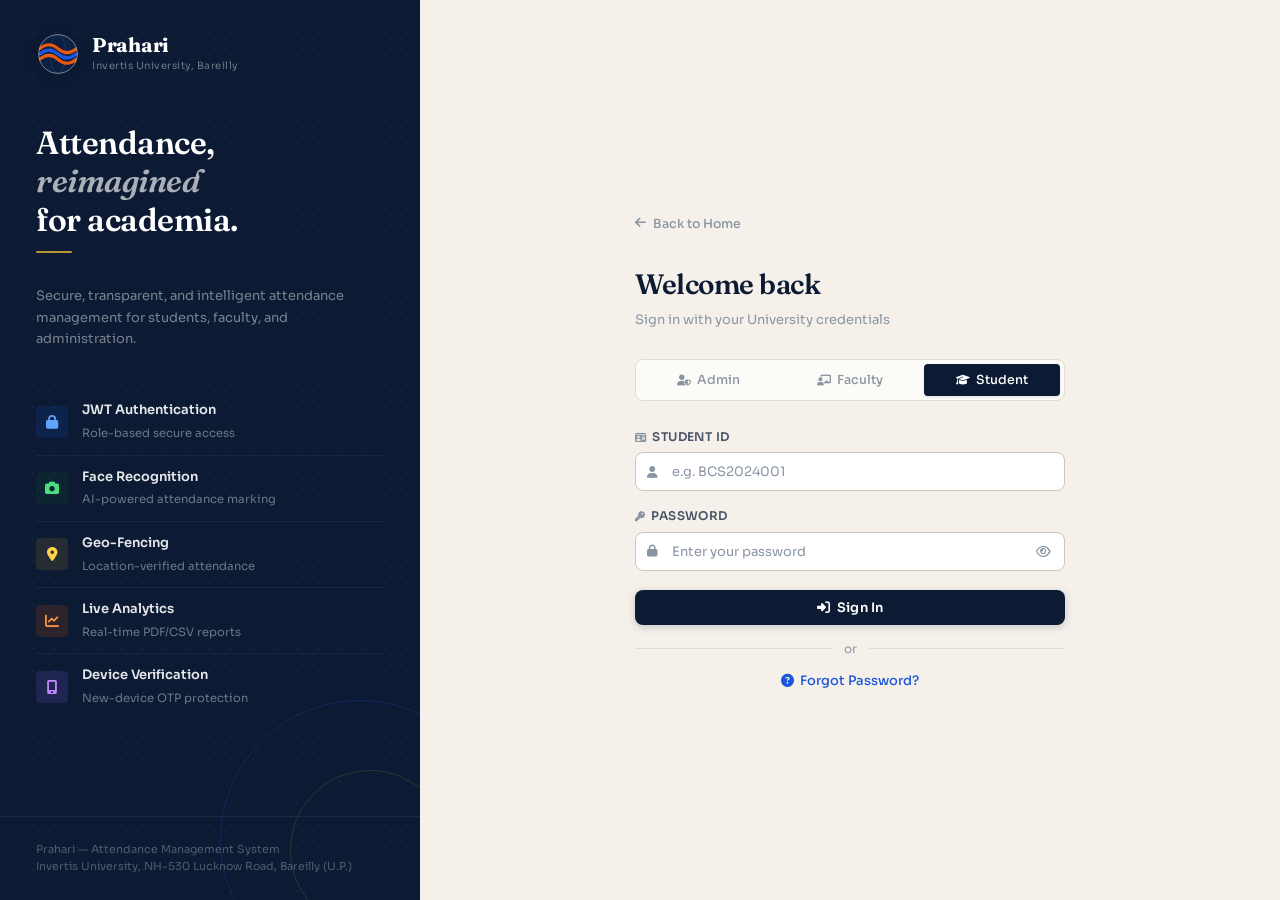
<file: Frontend/login.html>
<!DOCTYPE html>
<html lang="en">
<head>
<meta charset="UTF-8">
<meta name="viewport" content="width=device-width, initial-scale=1.0">
<title>Login — Prahari | Invertis University</title>
<link rel="stylesheet" href="styles.css">
<link rel="stylesheet" href="https://cdnjs.cloudflare.com/ajax/libs/font-awesome/6.5.1/css/all.min.css">
<style>
/* ── Login-specific styles ── */
body { display: flex; flex-direction: column; min-height: 100vh; }

.login-layout {
  flex: 1;
  display: flex;
  min-height: 100vh;
}

/* Left panel */
.login-left {
  width: 420px;
  flex-shrink: 0;
  background: var(--navy);
  background-image: radial-gradient(circle, rgba(255,255,255,0.04) 1px, transparent 1px);
  background-size: 22px 22px;
  background-color: var(--navy);
  display: flex;
  flex-direction: column;
  padding: 0;
  position: relative;
  overflow: hidden;
}
/* Geometric accent shape */
.login-left::before {
  content: '';
  position: absolute;
  bottom: -80px; right: -80px;
  width: 280px; height: 280px;
  border: 1px solid rgba(26,86,219,0.25);
  border-radius: 50%;
}
.login-left::after {
  content: '';
  position: absolute;
  bottom: -30px; right: -30px;
  width: 160px; height: 160px;
  border: 1px solid rgba(184,150,46,0.2);
  border-radius: 50%;
}

.left-top {
  padding: 32px 36px 0;
}
.left-brand { display: flex; align-items: center; gap: 12px; margin-bottom: 48px; }
.left-brand svg { width: 44px; height: 44px; }
.left-brand-text .name {
  font-family: 'Fraunces', serif;
  font-size: 20px; font-weight: 700;
  color: #fff; letter-spacing: -0.3px;
  line-height: 1.1;
}
.left-brand-text .uni { font-size: 10px; color: rgba(255,255,255,0.4); letter-spacing: 0.5px; margin-top: 2px; }

.left-headline {
  font-family: 'Fraunces', serif;
  font-size: 32px; font-weight: 600;
  color: #fff;
  line-height: 1.2;
  letter-spacing: -0.5px;
  margin-bottom: 12px;
}
.left-headline em { font-style: italic; color: rgba(255,255,255,0.65); }
.left-sub { font-size: 13px; color: rgba(255,255,255,0.45); line-height: 1.65; margin-bottom: 40px; }

.left-rule { width: 36px; height: 2px; background: var(--gold); border-radius: 2px; margin-bottom: 32px; }

.left-feats { padding: 0 36px; flex: 1; }
.left-feat {
  display: flex; align-items: center; gap: 14px;
  padding: 11px 0;
  border-bottom: 1px solid rgba(255,255,255,0.06);
}
.left-feat:last-child { border-bottom: none; }
.feat-icon {
  width: 32px; height: 32px; flex-shrink: 0;
  border-radius: var(--radius-sm);
  display: flex; align-items: center; justify-content: center;
  font-size: 14px;
}
.left-feat-text strong { display: block; font-size: 13px; font-weight: 600; color: rgba(255,255,255,0.9); }
.left-feat-text span   { font-size: 11.5px; color: rgba(255,255,255,0.4); line-height: 1.4; }

.left-bottom {
  padding: 24px 36px;
  border-top: 1px solid rgba(255,255,255,0.07);
  margin-top: auto;
}
.left-bottom p { font-size: 11px; color: rgba(255,255,255,0.28); line-height: 1.6; }

/* Right panel */
.login-right {
  flex: 1;
  display: flex;
  align-items: center;
  justify-content: center;
  padding: 40px 24px;
  background: var(--bg);
}

.login-box {
  width: 100%;
  max-width: 430px;
}
.back-link {
  display: inline-flex; align-items: center; gap: 7px;
  font-size: 12.5px; color: var(--text-3);
  text-decoration: none; margin-bottom: 28px;
  transition: color 0.15s;
  font-weight: 500;
}
.back-link:hover { color: var(--text); }

.login-box h2 {
  font-family: 'Fraunces', serif;
  font-size: 28px; font-weight: 600;
  color: var(--text); letter-spacing: -0.5px;
  margin-bottom: 4px;
}
.login-box .sub { font-size: 13px; color: var(--text-3); margin-bottom: 28px; }

/* Role pills */
.role-pills {
  display: flex;
  gap: 6px;
  margin-bottom: 26px;
  background: var(--surface-2);
  border: 1px solid var(--border);
  border-radius: var(--radius);
  padding: 4px;
}
.role-pill {
  flex: 1; padding: 8px 10px;
  border: none; background: transparent;
  border-radius: var(--radius-sm);
  font-family: 'Sora', sans-serif;
  font-size: 12.5px; font-weight: 500;
  color: var(--text-3);
  cursor: pointer;
  transition: all 0.15s;
  display: flex; align-items: center; justify-content: center; gap: 6px;
}
.role-pill i { font-size: 11px; }
.role-pill:hover { color: var(--text); }
.role-pill.active {
  background: var(--navy);
  color: #fff;
  box-shadow: var(--shadow-sm);
}

/* Sub-sections */
.sub-sec { display: none; }
.sub-sec.show { display: block; animation: fadeIn 0.18s ease; }

/* Message */
.msg { display: none; padding: 10px 14px; border-radius: var(--radius-sm); font-size: 13px; margin-top: 12px; align-items: flex-start; gap: 9px; }
.msg.error   { display: flex; background: var(--red-dim); border: 1px solid #FECACA; color: var(--red); }
.msg.success { display: flex; background: var(--green-dim); border: 1px solid #BBF7D0; color: var(--green); }
.msg.hidden  { display: none !important; }
.otp-input { letter-spacing: 10px; font-size: 22px; font-weight: 700; text-align: center; }

@media (max-width: 760px) { .login-left { display: none; } }

/* ── Password show/hide ── */
.pw-wrap { position:relative; display:flex; align-items:center; }
.pw-wrap input { flex:1; padding-right:40px !important; }
.pw-toggle {
  position:absolute; right:0; top:0; bottom:0;
  width:38px; border:none; background:transparent;
  cursor:pointer; color:#8A95A3; font-size:13px;
  display:flex; align-items:center; justify-content:center;
  transition:color .15s; border-radius:0 7px 7px 0;
}
.pw-toggle:hover { color:#1A56DB; }
</style>
</head>
<body>
<div class="login-layout">

  <!-- Left Panel -->
  <div class="login-left">
    <div class="left-top">
      <div class="left-brand">
        <svg class="iu-globe" viewBox="0 0 100 100" xmlns="http://www.w3.org/2000/svg">
          <defs><clipPath id="gc"><circle cx="50" cy="50" r="44"/></clipPath></defs>
          <circle cx="50" cy="50" r="44" fill="#1A56DB" opacity="0.12"/>
          <path d="M8,38 Q30,20 50,38 Q70,56 92,38" fill="none" stroke="#EA580C" stroke-width="7" stroke-linecap="round" clip-path="url(#gc)"/>
          <path d="M8,50 Q30,32 50,50 Q70,68 92,50" fill="none" stroke="#1A56DB" stroke-width="7" stroke-linecap="round" clip-path="url(#gc)"/>
          <path d="M8,62 Q30,44 50,62 Q70,80 92,62" fill="none" stroke="#EA580C" stroke-width="7" stroke-linecap="round" clip-path="url(#gc)"/>
          <ellipse cx="50" cy="50" rx="18" ry="44" fill="none" stroke="rgba(255,255,255,0.15)" stroke-width="1.2" clip-path="url(#gc)"/>
          <line x1="6" y1="50" x2="94" y2="50" stroke="rgba(255,255,255,0.12)" stroke-width="1.2" clip-path="url(#gc)"/>
          <circle cx="50" cy="50" r="44" fill="none" stroke="rgba(255,255,255,0.5)" stroke-width="2"/>
        </svg>
        <div class="left-brand-text">
          <div class="name">Prahari</div>
          <div class="uni">Invertis University, Bareilly</div>
        </div>
      </div>
      <div class="left-headline">
        Attendance,<br><em>reimagined</em><br>for academia.
      </div>
      <div class="left-rule"></div>
      <div class="left-sub">Secure, transparent, and intelligent attendance management for students, faculty, and administration.</div>
    </div>
    <div class="left-feats">
      <div class="left-feat">
        <div class="feat-icon" style="background:rgba(26,86,219,0.15);color:#60A5FA;"><i class="fa-solid fa-lock"></i></div>
        <div class="left-feat-text"><strong>JWT Authentication</strong><span>Role-based secure access</span></div>
      </div>
      <div class="left-feat">
        <div class="feat-icon" style="background:rgba(22,101,52,0.15);color:#4ADE80;"><i class="fa-solid fa-camera"></i></div>
        <div class="left-feat-text"><strong>Face Recognition</strong><span>AI-powered attendance marking</span></div>
      </div>
      <div class="left-feat">
        <div class="feat-icon" style="background:rgba(184,150,46,0.15);color:#FCD34D;"><i class="fa-solid fa-location-dot"></i></div>
        <div class="left-feat-text"><strong>Geo-Fencing</strong><span>Location-verified attendance</span></div>
      </div>
      <div class="left-feat">
        <div class="feat-icon" style="background:rgba(234,88,12,0.15);color:#FB923C;"><i class="fa-solid fa-chart-line"></i></div>
        <div class="left-feat-text"><strong>Live Analytics</strong><span>Real-time PDF/CSV reports</span></div>
      </div>
      <div class="left-feat">
        <div class="feat-icon" style="background:rgba(139,92,246,0.15);color:#C084FC;"><i class="fa-solid fa-mobile-screen"></i></div>
        <div class="left-feat-text"><strong>Device Verification</strong><span>New-device OTP protection</span></div>
      </div>
    </div>
    <div class="left-bottom">
      <p>Prahari — Attendance Management System<br>Invertis University, NH-530 Lucknow Road, Bareilly (U.P.)</p>
    </div>
  </div>

  <!-- Right Panel -->
  <div class="login-right">
    <div class="login-box">
      <a href="index.html" class="back-link"><i class="fa-solid fa-arrow-left"></i> Back to Home</a>
      <h2>Welcome back</h2>
      <p class="sub">Sign in with your University credentials</p>

      <div class="role-pills">
        <button type="button" class="role-pill" onclick="setRole('admin',this)"><i class="fa-solid fa-user-shield"></i> Admin</button>
        <button type="button" class="role-pill" onclick="setRole('teacher',this)"><i class="fa-solid fa-chalkboard-user"></i> Faculty</button>
        <button type="button" class="role-pill active" onclick="setRole('student',this)"><i class="fa-solid fa-graduation-cap"></i> Student</button>
      </div>

      <!-- Login form -->
      <div id="login-form">
        <div class="form-group">
          <label id="uid-label"><i class="fa-solid fa-id-card"></i> <span id="uid-lbl-txt">Student ID</span></label>
          <div class="input-wrap">
            <i class="fa-solid fa-user i-left"></i>
            <input class="input-icon" type="text" id="uid" placeholder="e.g. BCS2024001" autocomplete="username">
          </div>
        </div>
        <div class="form-group">
          <label><i class="fa-solid fa-key"></i> Password</label>
          <div class="input-wrap">
            <i class="fa-solid fa-lock i-left"></i>
            <input class="input-icon" type="password" id="pass" placeholder="Enter your password" autocomplete="current-password">
            <button class="eye-btn" type="button" onclick="togglePass()"><i class="fa-regular fa-eye" id="eye-ico"></i></button>
          </div>
        </div>
        <button type="button" class="btn btn-navy" style="width:100%;margin-top:4px;" id="btn-login" onclick="doLogin()">
          <i class="fa-solid fa-right-to-bracket"></i> Sign In
        </button>
        <div class="divider">or</div>
        <button type="button" style="width:100%;text-align:center;background:none;border:none;color:var(--blue);font-size:13px;font-family:'Sora',sans-serif;cursor:pointer;font-weight:500;display:flex;align-items:center;justify-content:center;gap:6px;" onclick="showForgot()">
          <i class="fa-solid fa-circle-question"></i> Forgot Password?
        </button>
        <div class="msg hidden" id="login-msg"><i class="fa-solid fa-circle-exclamation"></i><span></span></div>
</div>

      <!-- OTP section -->
      <div class="sub-sec" id="otp-sec">
        <div class="info-box blue"><i class="fa-solid fa-shield-halved"></i><span>New device detected. A 6-digit OTP has been sent to your registered email.</span></div>
        <div class="form-group">
          <label><i class="fa-solid fa-hashtag"></i> Enter OTP</label>
          <div class="input-wrap">
            <i class="fa-solid fa-key i-left"></i>
            <input class="input-icon otp-input" type="text" id="otp-inp" maxlength="6" placeholder="000000">
          </div>
        </div>
        <button type="button" class="btn btn-navy" style="width:100%;" onclick="doOTP()"><i class="fa-solid fa-circle-check"></i> Verify & Sign In</button>
        <div class="msg hidden" id="otp-msg"><i class="fa-solid fa-circle-exclamation"></i><span></span></div>
</div>

      <!-- Forgot password -->
      <div class="sub-sec" id="forgot-sec">
        <div class="info-box blue"><i class="fa-solid fa-envelope"></i><span>Enter your username and we'll send a reset OTP to your registered email.</span></div>
        <div class="form-group">
          <label><i class="fa-solid fa-user"></i> Username</label>
          <div class="input-wrap"><i class="fa-solid fa-user i-left"></i><input class="input-icon" type="text" id="fp-user" placeholder="Your username"></div>
        </div>
        <button type="button" class="btn btn-navy" style="width:100%;" onclick="doForgot()"><i class="fa-solid fa-paper-plane"></i> Send OTP</button>
        <div class="msg hidden" id="fp-msg"><i class="fa-solid fa-circle-exclamation"></i><span></span></div>
        <button type="button" onclick="showPanel('login')" style="width:100%;margin-top:10px;background:none;border:none;color:var(--blue);font-size:13px;font-family:'Sora',sans-serif;cursor:pointer;font-weight:500;display:flex;align-items:center;justify-content:center;gap:6px;"><i class="fa-solid fa-arrow-left"></i> Back to Login</button>
</div>

      <!-- Reset password -->
      <div class="sub-sec" id="reset-sec">
        <input type="hidden" id="reset-username">
        <div class="info-box green"><i class="fa-solid fa-circle-check"></i><span>OTP sent successfully. Enter the OTP and your new password below.</span></div>
        <div class="form-group">
          <label><i class="fa-solid fa-hashtag"></i> OTP</label>
          <div class="input-wrap"><i class="fa-solid fa-key i-left"></i><input class="input-icon otp-input" type="text" id="reset-otp" maxlength="6" placeholder="000000"></div>
        </div>
        <div class="form-group">
          <label><i class="fa-solid fa-lock"></i> New Password</label>
          <div class="input-wrap" style="position:relative;"><i class="fa-solid fa-lock i-left"></i><input class="input-icon" type="password" id="new-pass" placeholder="Minimum 8 characters" style="padding-right:40px;"><button type="button" class="pw-toggle" onclick="togglePw('new-pass')" tabindex="-1" title="Show/hide password"><i class="fa-solid fa-eye" id="pwi-new-pass"></i></button></div>
        </div>
        <button type="button" class="btn btn-navy" style="width:100%;" onclick="doReset()"><i class="fa-solid fa-rotate-right"></i> Reset Password</button>
        <div class="msg hidden" id="reset-msg"><i class="fa-solid fa-circle-exclamation"></i><span></span></div>
        <button type="button" onclick="showPanel('login')" style="width:100%;margin-top:10px;background:none;border:none;color:var(--blue);font-size:13px;font-family:'Sora',sans-serif;cursor:pointer;font-weight:500;display:flex;align-items:center;justify-content:center;gap:6px;"><i class="fa-solid fa-arrow-left"></i> Back to Login</button>
</div>

    </div>
  </div>
</div>

<script src="api.js"></script>
<script>
  let activeRole = 'student';
  const urlRole = new URLSearchParams(location.search).get('role');
  if (['admin','teacher','student'].includes(urlRole)) activeRole = urlRole;

  // ── Single source-of-truth panel switcher ──────────────────────────────────
  // Shows exactly ONE panel, hides all others. No mixed inline-style + class mess.
  function showPanel(name) {
    const panels = {
      'login'  : document.getElementById('login-form'),
      'otp'    : document.getElementById('otp-sec'),
      'forgot' : document.getElementById('forgot-sec'),
      'reset'  : document.getElementById('reset-sec'),
    };
    Object.entries(panels).forEach(([key, el]) => {
      if (!el) return;
      const isActive = (key === name);
      if (key === 'login') {
        el.style.display = isActive ? '' : 'none';
      } else {
        // Explicit 'block' — prevents conflict with CSS .sub-sec{display:none}
        el.style.display = isActive ? 'block' : 'none';
        if (isActive) el.classList.add('show');
        else          el.classList.remove('show');
      }
    });
  }

  window.onload = function() {
    if (Auth.isLoggedIn()) { Auth.redirectByRole(); return; }
    showPanel('login');   // always start at login
    document.querySelectorAll('.role-pill').forEach(t => {
      const txt = t.textContent.trim().toLowerCase();
      t.classList.toggle('active', txt.includes(activeRole === 'teacher' ? 'faculty' : activeRole));
    });
    updateLabel();
  };

  function setRole(r, el) {
    activeRole = r;
    document.querySelectorAll('.role-pill').forEach(t => t.classList.remove('active'));
    el.classList.add('active');
    updateLabel();
  }
  function updateLabel() {
    const map = { admin:'Admin Username', teacher:'Employee ID', student:'Student ID' };
    const ph  = { admin:'e.g. admin',     teacher:'e.g. T001',  student:'e.g. BCS2024001' };
    document.getElementById('uid-lbl-txt').textContent = map[activeRole];
    document.getElementById('uid').placeholder         = ph[activeRole];
  }
  function showMsg(id, msg, type='error') {
    const el = document.getElementById(id);
    el.className = 'msg ' + type;
    el.querySelector('span').textContent = msg;
    el.querySelector('i').className = type === 'error'
      ? 'fa-solid fa-circle-exclamation'
      : 'fa-solid fa-circle-check';
  }
  function hideMsg(id) {
    const el = document.getElementById(id);
    el.className = 'msg hidden';
  }
  function togglePass() {
    const i  = document.getElementById('pass');
    const ic = document.getElementById('eye-ico');
    if (i.type === 'password') { i.type = 'text';     ic.className = 'fa-regular fa-eye-slash'; }
    else                        { i.type = 'password'; ic.className = 'fa-regular fa-eye'; }
  }

  // ── LOGIN ──────────────────────────────────────────────────────────────────
  async function doLogin() {
    const u = document.getElementById('uid').value.trim();
    const p = document.getElementById('pass').value;
    if (!u || !p) { showMsg('login-msg', 'Please enter your username and password.'); return; }
    const btn = document.getElementById('btn-login');
    btn.disabled = true; btn.innerHTML = '<i class="fa-solid fa-spinner fa-spin"></i> Signing in…';
    const r = await loginWithDeviceCheck(u, p);
    btn.disabled = false; btn.innerHTML = '<i class="fa-solid fa-right-to-bracket"></i> Sign In';
    if (!r) { showMsg('login-msg', 'Server error. Please try again.'); return; }
    if (r.ok === 'otp_required') { showPanel('otp'); return; }
    if (!r.ok) { showMsg('login-msg', r.data.detail || r.data.error || 'Invalid credentials.'); return; }

    // ── Role validation: selected role must match actual account role ──
    const actualRole    = Auth.getRole();                          // from server token
    const selectedRole  = activeRole;                             // from pill selection
    const roleLabel     = { admin: 'Admin', teacher: 'Faculty', student: 'Student' };

    if (actualRole !== selectedRole) {
      // Mismatch — clear token and show error
      Auth.clear();
      showMsg('login-msg',
        `These credentials do not belong to a "${roleLabel[selectedRole] || selectedRole}" account. ` +
        `Please select the correct role or use the correct credentials.`
      );
      return;
    }

    Auth.redirectByRole();
  }

  // ── DEVICE OTP ─────────────────────────────────────────────────────────────
  async function doOTP() {
    const otp = document.getElementById('otp-inp').value.trim();
    if (otp.length !== 6) { showMsg('otp-msg', 'Please enter a valid 6-digit OTP.'); return; }
    const r = await verifyDeviceOTP(otp);
    if (!r || !r.ok) { showMsg('otp-msg', r?.data?.error || 'Invalid or expired OTP.'); return; }

    // Same role check as login
    const actualRole   = Auth.getRole();
    const selectedRole = activeRole;
    const roleLabel    = { admin: 'Admin', teacher: 'Faculty', student: 'Student' };
    if (actualRole !== selectedRole) {
      Auth.clear();
      showPanel('login');
      showMsg('login-msg',
        `These credentials do not belong to a "${roleLabel[selectedRole] || selectedRole}" account. ` +
        `Please select the correct role or use the correct credentials.`
      );
      return;
    }

    Auth.redirectByRole();
  }

  // ── FORGOT PASSWORD ────────────────────────────────────────────────────────
  function showForgot() {
    hideMsg('fp-msg');
    document.getElementById('fp-user').value = '';
    showPanel('forgot');
    setTimeout(() => document.getElementById('fp-user').focus(), 50);
  }

  let _forgotPending = false;
  async function doForgot() {
    if (_forgotPending) return;
    const username = document.getElementById('fp-user').value.trim();
    if (!username) { showMsg('fp-msg', 'Please enter your username.'); return; }

    _forgotPending = true;
    const btn = document.querySelector('#forgot-sec .btn');
    btn.disabled = true; btn.innerHTML = '<i class="fa-solid fa-spinner fa-spin"></i> Sending…';

    let r;
    try {
      r = await POST_PUBLIC('auth/forgot-password/', { username });
    } catch (err) {
      // Should not happen since _fetch now handles errors, but safety net
      btn.disabled = false; btn.innerHTML = '<i class="fa-solid fa-paper-plane"></i> Send OTP';
      _forgotPending = false;
      showMsg('fp-msg', 'Network error. Please try again.');
      return;
    }

    btn.disabled = false; btn.innerHTML = '<i class="fa-solid fa-paper-plane"></i> Send OTP';
    _forgotPending = false;

    if (!r || !r.ok) {
      const errData = r?.data || {};
      const errMsg = errData.error
        || (errData.username && errData.username[0])
        || (errData.non_field_errors && errData.non_field_errors[0])
        || 'Failed to send OTP. Please try again.';
      showMsg('fp-msg', errMsg);
      return;
    }

    // Store username for reset step
    document.getElementById('reset-username').value = username;
    showMsg('fp-msg', r.data.message || 'OTP sent to your registered email!', 'success');

    // Switch to reset panel — no delay needed since backend now responds instantly
    setTimeout(() => {
      hideMsg('reset-msg');
      document.getElementById('reset-otp').value = '';
      document.getElementById('new-pass').value  = '';
      showPanel('reset');
      document.getElementById('reset-otp').focus();
    }, 700);
  }

  // ── RESET PASSWORD ─────────────────────────────────────────────────────────
  async function doReset() {
    const otp      = document.getElementById('reset-otp').value.trim();
    const np       = document.getElementById('new-pass').value;
    const username = document.getElementById('reset-username').value;
    if (!otp || !np) { showMsg('reset-msg', 'Please fill all fields.'); return; }
    const btn = document.querySelector('#reset-sec .btn');
    btn.disabled = true; btn.innerHTML = '<i class="fa-solid fa-spinner fa-spin"></i> Resetting…';
    const r = await POST_PUBLIC('auth/reset-password/', { username, otp, new_password: np });
    btn.disabled = false; btn.innerHTML = '<i class="fa-solid fa-rotate-right"></i> Reset Password';
    if (!r || !r.ok) { showMsg('reset-msg', r?.data?.error || 'Reset failed.'); return; }
    showMsg('reset-msg', 'Password reset successfully! Redirecting to login…', 'success');
    setTimeout(() => { showPanel('login'); document.getElementById('uid').value = username; }, 1800);
  }

  // ── KEYBOARD SHORTCUT ──────────────────────────────────────────────────────
  document.addEventListener('keydown', e => {
    if (e.key !== 'Enter') return;
    const otp    = document.getElementById('otp-sec');
    const forgot = document.getElementById('forgot-sec');
    const reset  = document.getElementById('reset-sec');
    if (otp.classList.contains('show'))    { doOTP();    return; }
    if (forgot.classList.contains('show')) { doForgot(); return; }
    if (reset.classList.contains('show'))  { doReset();  return; }
    doLogin();
  });
  function togglePw(id) {
    const inp = document.getElementById(id);
    const ico = document.getElementById('pwi-' + id);
    if (!inp) return;
    const show = inp.type === 'password';
    inp.type = show ? 'text' : 'password';
    ico.className = show ? 'fa-solid fa-eye-slash' : 'fa-solid fa-eye';
  }

</script>
</body>
</html>
</file>
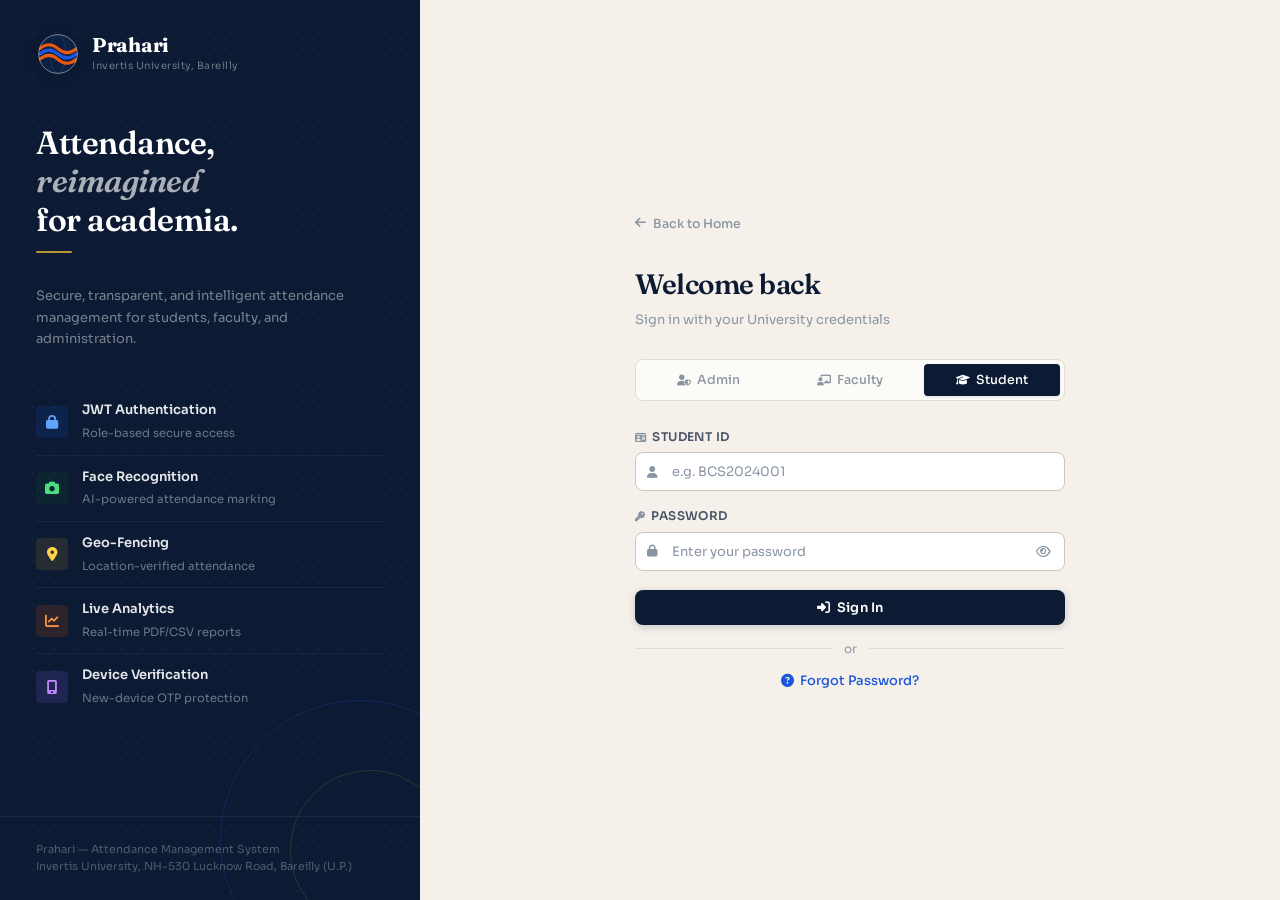
<file: Frontend/teacher.html>
<!DOCTYPE html>
<html lang="en">
<head>
<meta charset="UTF-8">
<meta name="viewport" content="width=device-width, initial-scale=1.0">
<title>Faculty — Prahari | Invertis University</title>
<link rel="stylesheet" href="styles.css">
<link rel="stylesheet" href="https://cdnjs.cloudflare.com/ajax/libs/font-awesome/6.5.1/css/all.min.css">
<style>
/* ── Modal overlay ── */
.modal-overlay{position:fixed;inset:0;background:rgba(12,27,51,.45);backdrop-filter:blur(4px);z-index:1000;display:none;align-items:center;justify-content:center;padding:20px;animation:mo-in .2s ease;}
.modal-overlay.open{display:flex;}
@keyframes mo-in{from{opacity:0;}to{opacity:1;}}
.modal{background:#fff;border-radius:16px;width:100%;max-width:560px;max-height:88vh;overflow-y:auto;box-shadow:0 24px 80px rgba(12,27,51,.2);animation:m-in .25s cubic-bezier(.16,1,.3,1);}
@keyframes m-in{from{opacity:0;transform:scale(.94) translateY(12px);}to{opacity:1;transform:none;}}
.modal-head{padding:20px 24px 16px;border-bottom:1px solid #E2DDD4;display:flex;align-items:center;justify-content:space-between;position:sticky;top:0;background:#fff;z-index:1;border-radius:16px 16px 0 0;}
.modal-title{font-family:'Fraunces',serif;font-size:18px;font-weight:600;color:#0C1B33;letter-spacing:-.3px;display:flex;align-items:center;gap:8px;}
.modal-title i{font-size:15px;}
.modal-close{width:32px;height:32px;border-radius:50%;border:none;background:#F1F5F9;cursor:pointer;display:flex;align-items:center;justify-content:center;color:#64748B;font-size:13px;transition:all .15s;}
.modal-close:hover{background:#E2E8F0;color:#0C1B33;}
.modal-body{padding:20px 24px 24px;}
/* ── Session Settings list ── */
.sess-settings{border:1px solid var(--border);border-radius:var(--radius-lg);overflow:hidden;margin-bottom:20px;}
.sess-settings-head{padding:10px 16px;background:var(--surface-2);border-bottom:1px solid var(--border);font-size:10.5px;font-weight:700;text-transform:uppercase;letter-spacing:.8px;color:var(--text-3);display:flex;align-items:center;gap:6px;}
.sess-settings-head i{color:var(--blue);font-size:11px;}
.sess-row{display:flex;align-items:center;gap:14px;padding:14px 16px;border-bottom:1px solid var(--border);cursor:pointer;transition:background .12s;}
.sess-row:last-child{border-bottom:none;}
.sess-row:hover{background:var(--surface-2);}
.sess-row-on{background:var(--blue-dim);}
.sess-row-on:hover{background:#dce8fb;}
.sess-row-icon{width:34px;height:34px;border-radius:8px;display:flex;align-items:center;justify-content:center;font-size:14px;flex-shrink:0;}
.sess-row-text{flex:1;min-width:0;}
.sess-row-title{font-size:13px;font-weight:600;color:var(--text);margin-bottom:1px;}
.sess-row-desc{font-size:11.5px;color:var(--text-3);}
/* ── iOS-style toggle switch ── */
.sw{position:relative;display:inline-flex;cursor:pointer;flex-shrink:0;}
.sw input{opacity:0;width:0;height:0;position:absolute;}
.sw-track{display:block;width:38px;height:22px;border-radius:11px;background:var(--border-2);transition:background .2s;position:relative;}
.sw-track::after{content:'';position:absolute;top:3px;left:3px;width:16px;height:16px;border-radius:50%;background:#fff;box-shadow:0 1px 3px rgba(0,0,0,.2);transition:transform .2s;}
.sw input:checked + .sw-track{background:var(--blue);}
.sw input:checked + .sw-track::after{transform:translateX(16px);}
/* ── Duration badge ── */
#dur-badge{font-size:11px;font-weight:700;padding:2px 10px;border-radius:20px;background:var(--surface-2);color:var(--text-3);border:1px solid var(--border-2);white-space:nowrap;}
/* ── Segmented duration control ── */
.dur-seg{display:flex;flex-wrap:wrap;gap:5px;}
.dur-seg-btn{padding:5px 11px;border-radius:6px;border:1px solid var(--border-2);background:var(--surface);color:var(--text-2);font-size:12px;font-weight:500;cursor:pointer;font-family:'Sora',sans-serif;transition:all .12s;white-space:nowrap;}
.dur-seg-btn:hover{border-color:var(--navy);color:var(--navy);background:var(--surface-2);}
.dur-seg-btn.active{background:var(--navy);border-color:var(--navy);color:#fff;font-weight:600;}
.info-grid{display:grid;grid-template-columns:1fr 1fr;gap:0;}
.info-field{padding:11px 0;border-bottom:1px solid #F1F5F9;}
.info-field:nth-child(odd){padding-right:16px;}
.info-field:nth-last-child(-n+2){border-bottom:none;}
.info-label{font-size:10.5px;text-transform:uppercase;letter-spacing:.5px;color:#8A95A3;font-weight:600;margin-bottom:3px;}
.info-value{font-size:13.5px;color:#0C1B33;font-weight:500;}
.modal-footer{padding:14px 24px 20px;border-top:1px solid #E2DDD4;display:flex;justify-content:flex-end;gap:10px;}
</style>
</head>
<body>
<div id="toast-container"></div>

<!-- Student View Modal (Teacher) -->
<div class="modal-overlay" id="m-student-view">
  <div class="modal" style="max-width:600px;">
    <div class="modal-head">
      <div class="modal-title" style="color:#1A56DB;"><i class="fa-solid fa-graduation-cap"></i> Student Details</div>
      <button class="modal-close" onclick="closeModal('m-student-view')"><i class="fa-solid fa-xmark"></i></button>
    </div>
    <div class="modal-body"><div id="sv-body"></div></div>
  </div>
</div>



<!-- ══ Manual Attendance Modal ══ -->
<div class="modal-overlay" id="m-manual-att">
  <div class="modal" style="max-width:680px;">
    <div class="modal-head">
      <div class="modal-title" style="color:var(--navy);"><i class="fa-solid fa-list-check"></i> Manual Attendance</div>
      <button class="modal-close" onclick="closeModal('m-manual-att')"><i class="fa-solid fa-xmark"></i></button>
    </div>
    <div class="modal-body" style="padding:0;">
      <!-- Summary bar -->
      <div style="padding:12px 24px;background:var(--surface-2);border-bottom:1px solid var(--border);display:flex;align-items:center;justify-content:space-between;flex-wrap:wrap;gap:8px;">
        <div style="font-size:13px;color:var(--text-2);">
          <strong id="ma-subject-lbl" style="color:var(--text);">—</strong>
          &nbsp;·&nbsp; <span id="ma-count-lbl">0 students</span>
        </div>
        <div style="display:flex;gap:8px;">
          <button class="btn btn-outline btn-sm" onclick="maMarkAll(true)"><i class="fa-solid fa-circle-check"></i> All Present</button>
          <button class="btn btn-outline btn-sm" onclick="maMarkAll(false)"><i class="fa-solid fa-circle-xmark"></i> All Absent</button>
        </div>
      </div>
      <!-- Student table -->
      <div style="max-height:400px;overflow-y:auto;">
        <table style="width:100%;border-collapse:collapse;font-size:13px;">
          <thead style="position:sticky;top:0;z-index:1;">
            <tr style="background:var(--surface-2);">
              <th style="padding:9px 16px;text-align:left;font-size:11px;text-transform:uppercase;letter-spacing:.6px;font-weight:600;color:var(--text-3);border-bottom:1px solid var(--border);">Student ID</th>
              <th style="padding:9px 16px;text-align:left;font-size:11px;text-transform:uppercase;letter-spacing:.6px;font-weight:600;color:var(--text-3);border-bottom:1px solid var(--border);">Name</th>
              <th style="padding:9px 16px;text-align:left;font-size:11px;text-transform:uppercase;letter-spacing:.6px;font-weight:600;color:var(--text-3);border-bottom:1px solid var(--border);">Father Name</th>
              <th style="padding:9px 16px;text-align:center;font-size:11px;text-transform:uppercase;letter-spacing:.6px;font-weight:600;color:var(--text-3);border-bottom:1px solid var(--border);">Present</th>
            </tr>
          </thead>
          <tbody id="ma-tbody"></tbody>
        </table>
      </div>
    </div>
    <div class="modal-footer">
      <div style="font-size:13px;color:var(--text-2);margin-right:auto;">
        <i class="fa-solid fa-circle-check" style="color:var(--green);"></i>
        Present: <strong id="ma-present-ct" style="color:var(--text);">0</strong> /
        <span id="ma-total-ct">0</span>
      </div>
      <button class="btn btn-outline" onclick="closeModal('m-manual-att')">Cancel</button>
      <button class="btn" style="background:var(--navy);color:#fff;" onclick="maConfirm()">
        <i class="fa-solid fa-check"></i> Confirm
      </button>
    </div>
  </div>
</div>

<!-- ══ Attendance Confirm Popup ══ -->
<div class="modal-overlay" id="m-att-confirm">
  <div class="modal" style="max-width:400px;">
    <div class="modal-head">
      <div class="modal-title" style="color:var(--navy);"><i class="fa-solid fa-clipboard-check"></i> Confirm Submission</div>
      <button class="modal-close" onclick="closeModal('m-att-confirm')"><i class="fa-solid fa-xmark"></i></button>
    </div>
    <div class="modal-body">
      <div style="display:grid;grid-template-columns:1fr 1fr 1fr;gap:12px;text-align:center;margin-bottom:20px;">
        <div style="background:var(--surface-2);border:1px solid var(--border);border-radius:10px;padding:16px 8px;">
          <div style="font-size:24px;font-weight:700;font-family:'Fraunces',serif;" id="conf-total">0</div>
          <div style="font-size:11px;color:var(--text-3);margin-top:3px;">Total</div>
        </div>
        <div style="background:var(--green-dim);border:1px solid #BBF7D0;border-radius:10px;padding:16px 8px;">
          <div style="font-size:24px;font-weight:700;font-family:'Fraunces',serif;color:var(--green);" id="conf-present">0</div>
          <div style="font-size:11px;color:var(--green);margin-top:3px;">Present</div>
        </div>
        <div style="background:var(--red-dim);border:1px solid #FECACA;border-radius:10px;padding:16px 8px;">
          <div style="font-size:24px;font-weight:700;font-family:'Fraunces',serif;color:var(--red);" id="conf-absent">0</div>
          <div style="font-size:11px;color:var(--red);margin-top:3px;">Absent</div>
        </div>
      </div>
      <p style="font-size:13px;color:var(--text-2);text-align:center;">Are you sure you want to submit this attendance? It cannot be edited after submission.</p>
    </div>
    <div class="modal-footer">
      <button class="btn btn-outline" onclick="closeModal('m-att-confirm');openModal('m-manual-att')">
        <i class="fa-solid fa-arrow-left"></i> Back
      </button>
      <button class="btn btn-success" onclick="maSubmit()">
        <i class="fa-solid fa-paper-plane"></i> Submit Attendance
      </button>
    </div>
  </div>
</div>

<div class="app">
  <!-- Sidebar -->
  <aside class="sidebar">
    <div class="sb-head">
      <div class="sb-brand">
        <svg class="iu-globe" viewBox="0 0 100 100" xmlns="http://www.w3.org/2000/svg">
          <defs><clipPath id="g"><circle cx="50" cy="50" r="44"/></clipPath></defs>
          <circle cx="50" cy="50" r="44" fill="#1A56DB" opacity="0.15"/>
          <path d="M8,38 Q30,20 50,38 Q70,56 92,38" fill="none" stroke="#EA580C" stroke-width="8" stroke-linecap="round" clip-path="url(#g)"/>
          <path d="M8,50 Q30,32 50,50 Q70,68 92,50" fill="none" stroke="#fff" stroke-width="7" opacity="0.5" stroke-linecap="round" clip-path="url(#g)"/>
          <path d="M8,62 Q30,44 50,62 Q70,80 92,62" fill="none" stroke="#EA580C" stroke-width="8" stroke-linecap="round" clip-path="url(#g)"/>
          <circle cx="50" cy="50" r="44" fill="none" stroke="rgba(255,255,255,0.4)" stroke-width="2"/>
        </svg>
        <div><div class="sb-brand-name">Prahari</div><div class="sb-brand-sub">Invertis University</div></div>
      </div>
    </div>
    <div class="sb-user">
      <div class="sb-user-name" id="sb-name">—</div>
      <div class="sb-user-role"><i class="fa-solid fa-circle" style="color:#60A5FA;"></i> Faculty Portal</div>
    </div>
    <nav style="flex:1;">
      <div class="nav-section">Navigation</div>
      <button class="nav-item active" onclick="go('dashboard',this)"><i class="fa-solid fa-gauge-high"></i> Dashboard</button>
      <button class="nav-item" onclick="go('session',this)"><i class="fa-solid fa-circle-play"></i> Start Session</button>
      <button class="nav-item" onclick="go('attreq',this)"><i class="fa-solid fa-file-circle-check"></i> Attendance Requests</button>
      <button class="nav-item" onclick="go('leaves',this)"><i class="fa-solid fa-file-signature"></i> Leave Requests</button>
      <button class="nav-item" onclick="go('timetable',this)"><i class="fa-solid fa-calendar-week"></i> My Timetable</button>
      <button class="nav-item" onclick="go('students',this)"><i class="fa-solid fa-graduation-cap"></i> Student Info</button>
      <button class="nav-item" onclick="go('notify',this)"><i class="fa-solid fa-bell"></i> Notify Parents</button>
    </nav>
    <div class="sb-footer">
      <button class="btn-logout" onclick="logout()"><i class="fa-solid fa-right-from-bracket"></i> Sign Out</button>
    </div>
  </aside>

  <!-- Main -->
  <main class="main">

    <!-- Dashboard -->
    <div id="sec-dashboard" class="section active">
      <div class="page-header">
        <h1 class="page-title">Faculty Dashboard <span class="page-title-rule"></span></h1>
        <p class="page-sub">Overview of your sessions, subjects, and pending tasks</p>
      </div>
<div class="stats-grid" id="dash-stats">
        <div class="loader" style="grid-column:1/-1;"><i class="fa-solid fa-spinner fa-spin"></i> Loading…</div>
      </div>
      <div class="card">
        <div class="card-title"><div class="card-title-left"><i class="fa-solid fa-book-open"></i> My Subjects</div></div>
        <div id="dash-subjects"><div class="loader"><i class="fa-solid fa-spinner fa-spin"></i> Loading…</div></div>
      </div>
    </div>

    <!-- Start Session -->
    <div id="sec-session" class="section">
      <div class="page-header">
        <h1 class="page-title">Start Session <span class="page-title-rule"></span></h1>
        <p class="page-sub">Create a new attendance session for a class</p>
      </div>

      <div class="card card-accent">
        <div class="card-title">
          <div class="card-title-left"><i class="fa-solid fa-circle-play"></i> Session Details</div>
</div>

        <!-- Row 1: Subject + Branch -->
        <div class="form-row" style="grid-template-columns:1fr 1fr;margin-bottom:12px;">
          <div class="form-group" style="margin:0;">
            <label><i class="fa-solid fa-book"></i> Subject</label>
            <select id="s-subject"><option value="">Select Subject</option></select>
          </div>
          <div class="form-group" style="margin:0;">
            <label><i class="fa-solid fa-building-columns"></i> Branch</label>
            <select id="s-branch"><option value="">Select Branch</option></select>
          </div>
        </div>

        <!-- Row 2: Semester + Section + Date + Academic Year -->
        <div class="form-row" style="grid-template-columns:1fr 1fr 1fr 1fr;margin-bottom:20px;">
          <div class="form-group" style="margin:0;">
            <label><i class="fa-solid fa-layer-group"></i> Semester</label>
            <select id="s-sem"><option value="">—</option><option>1</option><option>2</option><option>3</option><option>4</option><option>5</option><option>6</option><option>7</option><option>8</option></select>
          </div>
          <div class="form-group" style="margin:0;">
            <label><i class="fa-solid fa-users-rectangle"></i> Section</label>
            <select id="s-section"><option value="">—</option><option>A</option><option>B</option><option>C</option><option>D</option></select>
          </div>
          <div class="form-group" style="margin:0;">
            <label><i class="fa-regular fa-calendar"></i> Date</label>
            <input type="date" id="s-date">
          </div>
          <div class="form-group" style="margin:0;">
            <label><i class="fa-solid fa-calendar-days"></i> Academic Year</label>
            <select id="s-year">
              <option value="">Select Year</option>
            </select>
          </div>
        </div>

        <!-- ── Session Settings ── -->
        <div class="sess-settings">
          <div class="sess-settings-head">
            <i class="fa-solid fa-sliders"></i> Session Settings
          </div>

          <!-- Row: Face Attendance -->
          <div class="sess-row sess-row-on" id="face-row" onclick="document.getElementById('s-facial').click()">
            <div class="sess-row-icon" style="background:var(--blue-dim);color:var(--blue);">
              <i class="fa-solid fa-camera"></i>
            </div>
            <div class="sess-row-text">
              <div class="sess-row-title">Face Attendance</div>
              <div class="sess-row-desc">Students can mark attendance using a selfie</div>
            </div>
            <label class="sw" onclick="event.stopPropagation()">
              <input type="checkbox" id="s-facial" checked
                onchange="document.getElementById('face-row').classList.toggle('sess-row-on',this.checked)">
              <span class="sw-track"></span>
            </label>
          </div>

          <!-- Row: Passkey (WebAuthn) Attendance -->
          <div class="sess-row" id="webauthn-row" onclick="document.getElementById('s-webauthn').click()">
            <div class="sess-row-icon" style="background:#F5F3FF;color:#7C3AED;">
              <i class="fa-solid fa-fingerprint"></i>
            </div>
            <div class="sess-row-text">
              <div class="sess-row-title">Passkey Attendance</div>
              <div class="sess-row-desc">Students can mark attendance using their device's fingerprint or PIN</div>
            </div>
            <label class="sw" onclick="event.stopPropagation()">
              <input type="checkbox" id="s-webauthn"
                onchange="document.getElementById('webauthn-row').classList.toggle('sess-row-on',this.checked)">
              <span class="sw-track"></span>
            </label>
          </div>

          <!-- Row: Geo-Fencing -->
          <div class="sess-row" id="geo-row" onclick="document.getElementById('s-geo').click()">
            <div class="sess-row-icon" style="background:#FFF3E0;color:#EA580C;">
              <i class="fa-solid fa-location-dot"></i>
            </div>
            <div class="sess-row-text">
              <div class="sess-row-title">Geo-Fencing</div>
              <div class="sess-row-desc">Attendance from outside campus will be blocked</div>
            </div>
            <label class="sw" onclick="event.stopPropagation()">
              <input type="checkbox" id="s-geo"
                onchange="document.getElementById('geo-row').classList.toggle('sess-row-on',this.checked);onGeoToggle()">
              <span class="sw-track"></span>
            </label>
          </div>

          <!-- Row: Session Duration -->
          <div class="sess-row" style="cursor:default;align-items:flex-start;padding:14px 16px;">
            <div class="sess-row-icon" style="background:#ECFDF5;color:#059669;margin-top:2px;">
              <i class="fa-solid fa-hourglass-half"></i>
            </div>
            <div class="sess-row-text" style="flex:1;">
              <div style="display:flex;align-items:center;justify-content:space-between;margin-bottom:4px;">
                <div class="sess-row-title">Session Duration</div>
                <span id="dur-badge">No Limit</span>
              </div>
              <div class="sess-row-desc" style="margin-bottom:10px;">Set how many minutes until the session expires — proxy attendance will be automatically blocked</div>
              <!-- Segmented control -->
              <div class="dur-seg" role="group" aria-label="Duration">
                <button type="button" class="dur-seg-btn active" data-val="0"  onclick="selectDuration(this)">∞ No limit</button>
                <button type="button" class="dur-seg-btn" data-val="5"   onclick="selectDuration(this)">5 min</button>
                <button type="button" class="dur-seg-btn" data-val="10"  onclick="selectDuration(this)">10 min</button>
                <button type="button" class="dur-seg-btn" data-val="15"  onclick="selectDuration(this)">15 min</button>
                <button type="button" class="dur-seg-btn" data-val="20"  onclick="selectDuration(this)">20 min</button>
                <button type="button" class="dur-seg-btn" data-val="30"  onclick="selectDuration(this)">30 min</button>
                <button type="button" class="dur-seg-btn" data-val="45"  onclick="selectDuration(this)">45 min</button>
                <button type="button" class="dur-seg-btn" data-val="60"  onclick="selectDuration(this)">1 hour</button>
                <button type="button" class="dur-seg-btn" data-val="custom" onclick="selectDuration(this)">Custom</button>
              </div>
              <div id="dur-custom-wrap" style="display:none;margin-top:10px;display:none;">
                <div style="display:flex;align-items:center;gap:8px;">
                  <input type="number" id="s-duration-custom" min="1" max="300" placeholder="e.g. 25"
                    style="width:90px;" oninput="onCustomDurInput()">
                  <span style="font-size:13px;color:var(--text-3);">minutes</span>
                </div>
              </div>
            </div>
          </div>

        </div><!-- /sess-settings -->

        <!-- ── Geo config panel ── -->
        <div id="geo-panel" style="display:none;border:1px solid #FED7AA;border-radius:8px;padding:14px 16px;margin-bottom:16px;background:#FFFBF7;">
          <div style="display:flex;align-items:center;gap:6px;font-size:11px;font-weight:700;text-transform:uppercase;letter-spacing:.7px;color:#C2410C;margin-bottom:12px;">
            <i class="fa-solid fa-location-dot"></i> Geo-Fence Location
          </div>
          <div id="geo-status" style="margin-bottom:10px;"></div>
          <div style="display:grid;grid-template-columns:1fr 1fr 140px;gap:12px;">
            <div class="form-group" style="margin:0;">
              <label><i class="fa-solid fa-map-pin"></i> Latitude <span style="font-weight:400;color:var(--text-3);">(auto-fill)</span></label>
              <input type="text" id="s-lat" readonly placeholder="Detecting…"
                style="background:var(--surface-2);color:var(--text-3);cursor:not-allowed;font-family:monospace;font-size:12px;">
            </div>
            <div class="form-group" style="margin:0;">
              <label><i class="fa-solid fa-map-pin"></i> Longitude <span style="font-weight:400;color:var(--text-3);">(auto-fill)</span></label>
              <input type="text" id="s-lng" readonly placeholder="Detecting…"
                style="background:var(--surface-2);color:var(--text-3);cursor:not-allowed;font-family:monospace;font-size:12px;">
            </div>
            <div class="form-group" style="margin:0;">
              <label><i class="fa-solid fa-circle-dot"></i> Radius (m)</label>
              <input type="number" id="s-radius" value="200" min="10" max="5000">
            </div>
          </div>
        </div>

        <button class="btn btn-navy" onclick="startSession()"><i class="fa-solid fa-circle-play"></i> Start Session</button>
      </div>

      <div class="card" id="session-result" style="display:none;">
        <div class="card-title">
          <div class="card-title-left" style="color:var(--green);"><i class="fa-solid fa-circle-check"></i> Session Started Successfully</div>
        </div>
        <div class="result-grid" id="session-result-body"></div>
        <!-- Action buttons shown after session starts -->
        <div id="session-actions" style="display:none;margin-top:18px;padding-top:16px;border-top:1px solid var(--border);gap:10px;flex-wrap:wrap;">
          <button class="btn" style="background:var(--navy);color:#fff;" onclick="openManualModal()">
            <i class="fa-solid fa-list-check"></i> Manual Attendance
          </button>
          <button class="btn" style="background:#DC2626;color:#fff;margin-left:auto;" onclick="closeSession()">
            <i class="fa-solid fa-circle-stop"></i> End Session
          </button>
        </div>
      </div>
    </div>

    <!-- Attendance Requests -->
    <div id="sec-attreq" class="section">
      <div class="page-header">
        <h1 class="page-title">Attendance Requests <span class="page-title-rule"></span></h1>
        <p class="page-sub">Submit a request to the admin for a student's missed attendance</p>
      </div>
      <div class="card card-accent">
        <div class="card-title"><div class="card-title-left"><i class="fa-solid fa-file-circle-plus"></i> New Request</div></div>
<div class="form-row" style="grid-template-columns:1fr 1fr;margin-bottom:12px;">
          <div class="form-group" style="margin:0;">
            <label><i class="fa-solid fa-id-badge"></i> Student ID</label>
            <input type="text" id="ar-student-id" placeholder="e.g. BCS2024001" oninput="lookupStudent()">
          </div>
          <div class="form-group" style="margin:0;">
            <label><i class="fa-solid fa-user"></i> Student Name</label>
            <input type="text" id="ar-student-name" readonly placeholder="Auto-fill…"
              style="background:var(--surface-2);color:var(--text-3);cursor:not-allowed;">
          </div>
        </div>
        <div class="form-group">
          <label><i class="fa-solid fa-hashtag"></i> Session</label>
          <select id="ar-session">
            <option value="">— Select session (enter student ID first) —</option>
          </select>
        </div>
        <div class="form-group">
          <label><i class="fa-solid fa-pen-to-square"></i> Reason</label>
          <textarea id="ar-reason" rows="3" placeholder="e.g. Face recognition failed / network error / session expired…"></textarea>
        </div>
        <button class="btn btn-navy" onclick="submitAttReq()"><i class="fa-solid fa-paper-plane"></i> Submit to Admin</button>
      </div>

      <div class="card">
        <div class="card-title">
          <div class="card-title-left"><i class="fa-solid fa-clock-rotate-left"></i> My Submitted Requests</div>
          <button class="btn btn-outline btn-sm" onclick="loadMyAttReqs()"><i class="fa-solid fa-rotate-right"></i> Refresh</button>
        </div>
<div id="attreq-list"><div class="loader"><i class="fa-solid fa-spinner fa-spin"></i> Loading…</div></div>
      </div>
    </div>

    <!-- Leave Requests -->
    <div id="sec-leaves" class="section">
      <div class="page-header">
        <h1 class="page-title">Leave Requests <span class="page-title-rule"></span></h1>
        <p class="page-sub">Review and action pending student leave applications</p>
      </div>
      <div class="card">
        <div class="card-title">
          <div class="card-title-left"><i class="fa-solid fa-inbox"></i> Pending Applications</div>
          <button class="btn btn-outline btn-sm" onclick="loadLeaves()"><i class="fa-solid fa-rotate-right"></i> Refresh</button>
        </div>
<div id="leaves-body"><div class="loader"><i class="fa-solid fa-spinner fa-spin"></i> Loading…</div></div>
      </div>
    </div>

    <!-- Timetable -->
    <div id="sec-timetable" class="section">
      <div class="page-header">
        <h1 class="page-title">My Timetable <span class="page-title-rule"></span></h1>
        <p class="page-sub">Your weekly class schedule at Invertis University</p>
      </div>
<div class="card card-accent">
        <div class="card-title"><div class="card-title-left"><i class="fa-solid fa-sun"></i> <span id="tt-today-lbl">Today's Schedule</span></div></div>
        <div id="timetable-today"><div class="loader"><i class="fa-solid fa-spinner fa-spin"></i> Loading…</div></div>
      </div>
      <div class="card">
        <div class="card-title"><div class="card-title-left"><i class="fa-solid fa-calendar-week"></i> Weekly Schedule</div></div>
        <div id="timetable-week"><div class="loader"><i class="fa-solid fa-spinner fa-spin"></i> Loading…</div></div>
      </div>
    </div>


    <!-- Student Info (View Only) -->
    <div id="sec-students" class="section">
      <div class="page-header">
        <h1 class="page-title">Student Information <span class="page-title-rule"></span></h1>
        <p class="page-sub">Search and view student details (read-only access)</p>
      </div>
      <div class="card card-accent">
<div class="filters" style="flex-wrap:wrap;gap:12px;">
          <div class="filter-group">
            <label><i class="fa-solid fa-magnifying-glass"></i> Search</label>
            <input type="text" id="ts-search" placeholder="Name / Enrollment / Student ID / Roll No" style="width:260px;" oninput="teacherSearchStudents()">
          </div>
          <div class="filter-group">
            <label><i class="fa-solid fa-building-columns"></i> Branch</label>
            <select id="ts-branch" onchange="teacherSearchStudents()" style="width:160px;">
              <option value="">All Branches</option>
            </select>
          </div>
          <div class="filter-group">
            <label><i class="fa-solid fa-layer-group"></i> Semester</label>
            <select id="ts-sem" onchange="teacherSearchStudents()" style="width:110px;">
              <option value="">All</option>
              <option>1</option><option>2</option><option>3</option><option>4</option>
              <option>5</option><option>6</option><option>7</option><option>8</option>
            </select>
          </div>
          <div class="filter-group">
            <label><i class="fa-solid fa-users-rectangle"></i> Section</label>
            <select id="ts-section" onchange="teacherSearchStudents()" style="width:100px;">
              <option value="">All</option>
              <option>A</option><option>B</option><option>C</option><option>D</option>
            </select>
          </div>
          <div class="filter-group" style="align-self:flex-end;">
            <button class="btn" style="background:var(--surface-2);color:var(--text-2);height:36px;padding:0 14px;font-size:12px;" onclick="clearStudentFilters()"><i class="fa-solid fa-xmark"></i> Clear</button>
          </div>
        </div>
      </div>
      <div class="card">
        <div class="card-title">
          <div class="card-title-left"><i class="fa-solid fa-users"></i> Students</div>
          <span id="ts-count" class="badge badge-blue" style="font-size:11px;"></span>
        </div>
        <div id="ts-list"><div class="loader"><i class="fa-solid fa-spinner fa-spin"></i> Loading…</div></div>
      </div>
    </div>

    <!-- Notify Parents -->
    <div id="sec-notify" class="section">
      <div class="page-header">
        <h1 class="page-title">Notify Parents <span class="page-title-rule"></span></h1>
        <p class="page-sub">Send attendance alert email to student's parent/guardian</p>
      </div>
      <div class="card card-accent">
        <div class="card-title"><div class="card-title-left"><i class="fa-solid fa-bell"></i> Send Attendance Alert</div></div>
<div class="info-box blue mb-3"><i class="fa-solid fa-circle-info"></i><span>Email will be sent to the parent's registered email. Make sure parent email is added in student's family details.</span></div>
        <div style="display:grid;grid-template-columns:1fr 1fr;gap:14px;margin-bottom:14px;">
          <div class="form-group" style="margin:0;">
            <label><i class="fa-solid fa-id-badge"></i> Student ID *</label>
            <input type="text" id="tnp-student" placeholder="e.g. BCS2024001">
          </div>
          <div class="form-group" style="margin:0;">
            <label><i class="fa-solid fa-book"></i> Subject Code <span style="color:#8A95A3;font-size:10px;">(optional)</span></label>
            <input type="text" id="tnp-subject" placeholder="Leave empty for overall">
          </div>
          <div class="form-group" style="margin:0;">
            <label><i class="fa-solid fa-layer-group"></i> Semester <span style="color:#8A95A3;font-size:10px;">(optional)</span></label>
            <select id="tnp-semester">
              <option value="">Select</option>
              <option value="1">Semester 1</option><option value="2">Semester 2</option>
              <option value="3">Semester 3</option><option value="4">Semester 4</option>
              <option value="5">Semester 5</option><option value="6">Semester 6</option>
              <option value="7">Semester 7</option><option value="8">Semester 8</option>
            </select>
          </div>
          <div class="form-group" style="margin:0;">
            <label><i class="fa-solid fa-calendar-days"></i> Academic Year <span style="color:#8A95A3;font-size:10px;">(optional)</span></label>
            <input type="text" id="tnp-year" placeholder="e.g. 2024-2025">
          </div>
          <div class="form-group" style="margin:0;grid-column:1/-1;">
            <label><i class="fa-solid fa-message"></i> Custom Message <span style="color:#8A95A3;font-size:10px;">(optional)</span></label>
            <textarea id="tnp-message" rows="2" placeholder="Add a personal note…"></textarea>
          </div>
        </div>
        <button class="btn btn-navy" onclick="teacherSendParentNotify()"><i class="fa-solid fa-paper-plane"></i> Send Notification</button>
      </div>
      <div id="tnp-result" style="display:none;margin-top:16px;"></div>
    </div>

  </main>
</div>

<script src="api.js"></script>
<script>
  if (!Auth.isLoggedIn()||Auth.getRole()!=='teacher') window.location.href='login.html';
  document.getElementById('sb-name').textContent=Auth.getName()||Auth.getUsername();

  let activeSession=null, studentsList=[], attendance={};

  function go(id,el){
    document.querySelectorAll('.section').forEach(s=>s.classList.remove('active'));
    document.querySelectorAll('.nav-item').forEach(n=>n.classList.remove('active'));
    document.getElementById('sec-'+id).classList.add('active');
    el.classList.add('active');
    if(id==='dashboard') loadDashboard();
    if(id==='session')   loadDropdowns();
    if(id==='leaves')    loadLeaves();
    if(id==='timetable') loadTimetable();
    if(id==='students')  loadTeacherStudents();
    if(id==='attreq')    { loadMyAttReqs(); loadSessionsForReq(); }
  }

  async function loadDashboard(){
    document.getElementById('dash-stats').innerHTML='<div class="loader" style="grid-column:1/-1;"><i class="fa-solid fa-spinner fa-spin"></i> Loading…</div>';
    const r=await GET('attendance/dashboard/teacher/');
    if(!r||!r.ok){document.getElementById('dash-stats').innerHTML='<div class="empty" style="grid-column:1/-1;"><i class="fa-solid fa-triangle-exclamation"></i><p>Failed to load.</p></div>';return;}
    const d=r.data;
    document.getElementById('dash-stats').innerHTML=`
      <div class="stat-card" style="--stat-bg:var(--blue-dim);--stat-color:var(--blue);">
        <div class="stat-icon"><i class="fa-solid fa-chalkboard"></i></div>
        <div class="stat-val">${d.total_sessions_taken||0}</div><div class="stat-lbl">Sessions Taken</div>
      </div>
      <div class="stat-card" style="--stat-bg:var(--green-dim);--stat-color:var(--green);">
        <div class="stat-icon"><i class="fa-solid fa-users"></i></div>
        <div class="stat-val">${d.total_students||0}</div><div class="stat-lbl">Total Students</div>
      </div>
      <div class="stat-card" style="--stat-bg:var(--amber-dim);--stat-color:var(--amber);">
        <div class="stat-icon"><i class="fa-solid fa-file-signature"></i></div>
        <div class="stat-val" style="color:var(--amber);">${d.pending_leaves||0}</div><div class="stat-lbl">Pending Leaves</div>
      </div>
      <div class="stat-card" style="--stat-bg:var(--gold-dim);--stat-color:var(--gold);">
        <div class="stat-icon"><i class="fa-solid fa-book-open"></i></div>
        <div class="stat-val">${(d.subjects||[]).length}</div><div class="stat-lbl">My Subjects</div>
      </div>`;
    let html='<div class="table-wrap"><table><thead><tr><th>Subject Name</th><th>Code</th><th>Classes Held</th><th>Enrolled Students</th></tr></thead><tbody>';
    (d.subjects||[]).forEach(s=>{html+=`<tr><td><strong>${s.subject_name}</strong></td><td><code>${s.subject_code}</code></td><td>${s.total_classes}</td><td>${s.enrolled}</td></tr>`;});
    document.getElementById('dash-subjects').innerHTML=html+'</tbody></table></div>';
  }

  let subjects=[], branches=[];
  async function loadDropdowns(){
    const [sr,br]=await Promise.all([GET('attendance/sessions/start/'),GET('auth/branches/')]);
    subjects=sr?.data?.subjects||[];
    branches=br?.data?.results||br?.data||[];
    const subSel=document.getElementById('s-subject');
    if(subSel){ subSel.innerHTML='<option value="">Select Subject</option>'; subjects.forEach(s=>subSel.innerHTML+=`<option value="${s.subject_code}">${s.subject_name} (${s.subject_code})</option>`); }
    const brSel=document.getElementById('s-branch');
    if(brSel){ brSel.innerHTML='<option value="">Select Branch</option>'; branches.forEach(b=>brSel.innerHTML+=`<option value="${b.branch_code}">${b.branch_name}</option>`); }
    const today=new Date().toISOString().split('T')[0];
    const sDate=document.getElementById('s-date'); if(sDate&&!sDate.value) sDate.value=today;
    const ay=getAcademicYear();
    // Populate academic year dropdown
    const sYear=document.getElementById('s-year');
    if(sYear && sYear.tagName==='SELECT' && sYear.options.length<=1) {
      const nowY = new Date().getFullYear();
      // Show 3 years: previous, current, next
      [[nowY-1,nowY],[nowY,nowY+1],[nowY+1,nowY+2]].forEach(([a,b]) => {
        const opt = document.createElement('option');
        opt.value = `${a}-${b}`;
        opt.textContent = `${a}-${b}`;
        if(`${a}-${b}` === ay) opt.selected = true;
        sYear.appendChild(opt);
      });
    }

    // If an active session already exists (persists on page reload) — show it
    const existingSession = sr?.data?.active_session;
    if(existingSession){
      activeSession = existingSession;
      studentsList  = sr?.data?.students || [];
      attendance    = {};
      studentsList.forEach(s=>{ attendance[s.student_id]=true; });
      showSessionResult(existingSession, sr?.data?.total_students||0, false);
    }
  }

  function showSessionResult(s, totalStudents, justCreated){
    document.getElementById('session-result').style.display='block';
    document.getElementById('session-result-body').innerHTML=`
      <div class="result-field"><div class="result-label"><i class="fa-solid fa-hashtag"></i> Session ID</div><div class="result-value">${s.id}</div></div>
      <div class="result-field"><div class="result-label"><i class="fa-solid fa-book"></i> Subject</div><div class="result-value">${s.subject_name||s.subject}</div></div>
      <div class="result-field"><div class="result-label"><i class="fa-solid fa-layer-group"></i> Semester / Section</div><div class="result-value">Sem ${s.semester||'—'} / Sec ${s.section||'—'}</div></div>
      <div class="result-field"><div class="result-label"><i class="fa-solid fa-calendar"></i> Date</div><div class="result-value">${s.date||'—'}</div></div>
      <div class="result-field"><div class="result-label"><i class="fa-solid fa-users"></i> Students Enrolled</div><div class="result-value">${totalStudents}</div></div>
      <div class="result-field"><div class="result-label"><i class="fa-solid fa-circle-dot"></i> Status</div><div class="result-value"><span class="badge badge-safe"><i class="fa-solid fa-circle" style="font-size:8px;"></i> ${s.status}</span></div></div>
      <div class="result-field"><div class="result-label"><i class="fa-solid fa-hourglass-half" style="color:#7C3AED;"></i> Session Duration</div><div class="result-value">
        ${s.duration_minutes && s.duration_minutes > 0
          ? `<span style="color:#7C3AED;font-weight:600;">${s.duration_minutes} min</span>
             <span style="color:#8A95A3;font-size:11px;"> &nbsp;·&nbsp; Expires: ${s.expires_at ? new Date(s.expires_at).toLocaleTimeString('en-IN',{hour:'2-digit',minute:'2-digit'}) : '—'}</span>
             &nbsp;<span id="session-countdown" style="background:#F5F3FF;color:#7C3AED;font-size:11px;font-weight:700;padding:2px 8px;border-radius:20px;font-family:monospace;"></span>`
          : '<span style="color:#8A95A3;">No Limit (Manual Close)</span>'}
      </div></div>
      <div class="result-field"><div class="result-label"><i class="fa-solid fa-camera"></i> Face Recognition</div><div class="result-value" style="color:${s.facial_enabled?'var(--green)':'var(--text-3)'};">${s.facial_enabled?'Enabled':'Disabled'}</div></div>
      <div class="result-field"><div class="result-label"><i class="fa-solid fa-fingerprint"></i> Passkey</div><div class="result-value" style="color:${s.webauthn_enabled?'var(--green)':'var(--text-3)'};">${s.webauthn_enabled?'Enabled':'Disabled'}</div></div>
      <div class="result-field"><div class="result-label"><i class="fa-solid fa-location-dot"></i> Geo-Fencing</div><div class="result-value" style="color:${s.geo_fencing_enabled?'var(--green)':'var(--text-3)'};">${s.geo_fencing_enabled?'Enabled':'Disabled'}</div></div>
      ${s.geo_fencing_enabled && s.campus_latitude ? `<div class="result-field" style="grid-column:1/-1;background:#FFF7ED;border-radius:8px;padding:8px 12px;"><div class="result-label" style="color:#EA580C;"><i class="fa-solid fa-map-pin"></i> Geo-Fence Centre &amp; Radius</div><div class="result-value" style="font-family:monospace;font-size:12px;">Lat: ${parseFloat(s.campus_latitude).toFixed(6)} &nbsp;&nbsp; Lng: ${parseFloat(s.campus_longitude).toFixed(6)} &nbsp;&nbsp;·&nbsp;&nbsp; Radius: <strong style="color:#EA580C;">${s.allowed_radius_meters}m</strong></div></div>` : ''}
    `;
    if(s.expires_at) startCountdown(s.expires_at);
    document.getElementById('session-actions').style.display='flex';
    const fbtn=document.getElementById('btn-facial-sess');
    if(fbtn) fbtn.style.display=s.facial_enabled?'inline-flex':'none';
    // Disable start session button — a session is already active
    const startBtn=document.querySelector('button[onclick="startSession()"]');
    if(startBtn){ startBtn.disabled=true; startBtn.style.opacity='0.4'; startBtn.title='Please close the current session first'; }
    // Update card title
    const cardTitle=document.querySelector('#session-result .card-title-left');
    if(cardTitle) cardTitle.innerHTML=justCreated
      ? '<i class="fa-solid fa-circle-check"></i> Session Started Successfully'
      : '<i class="fa-solid fa-circle-dot" style="color:var(--green);animation:pulse 1.5s infinite;"></i> Active Session';
  }

  async function closeSession(){
    if(!activeSession){toast('No active session found','error');return;}
    const r=await PATCH(`attendance/sessions/${activeSession.id}/close/`,{});
    if(!r||!r.ok){toast(r?.data?.error||'Failed to close session','error');return;}
    toast('Session closed successfully. Absent students have been recorded.','success');
    activeSession=null; studentsList=[]; attendance={};
    document.getElementById('session-result').style.display='none';
    document.getElementById('session-actions').style.display='none';
    const startBtn=document.querySelector('button[onclick="startSession()"]');
    if(startBtn){ startBtn.disabled=false; startBtn.style.opacity=''; startBtn.title=''; }
  }

  async function startSession(){
    const geoEnabled = document.getElementById('s-geo').checked;
    const lat = document.getElementById('s-lat').value.trim();
    const lng = document.getElementById('s-lng').value.trim();
    // Validate: if geo-fencing is enabled, lat/lng must be provided
    if(geoEnabled && (!lat || !lng)){
      toast('Geo-Fencing is enabled but location could not be fetched. Please re-check the checkbox or allow location permission.','error');
      return;
    }
    // Calculate duration from the active chip
    const activeChip = document.querySelector('.dur-seg-btn.active');
    const chipVal    = activeChip ? activeChip.dataset.val : '0';
    const customVal  = document.getElementById('s-duration-custom').value;
    const durationMins = chipVal === 'custom'
      ? (parseInt(customVal) || 0)
      : parseInt(chipVal) || 0;

    const body={
      subject_id:      document.getElementById('s-subject').value,
      branch_id:       document.getElementById('s-branch').value,
      semester:        document.getElementById('s-sem').value,
      section:         document.getElementById('s-section').value,
      date:            document.getElementById('s-date').value,
      academic_year:   document.getElementById('s-year').value,
      facial_enabled:   document.getElementById('s-facial').checked,
      webauthn_enabled: document.getElementById('s-webauthn').checked,
      geo_fencing_enabled: geoEnabled,
    };
    if (durationMins > 0) body.duration_minutes = durationMins;
    if(geoEnabled){
      body.campus_latitude       = parseFloat(lat);
      body.campus_longitude      = parseFloat(lng);
      body.allowed_radius_meters = parseInt(document.getElementById('s-radius').value)||200;
    }
    if(!body.subject_id||!body.branch_id||!body.semester||!body.section||!body.date||!body.academic_year){toast('Please fill all required fields','error');return;}
    const r=await POST('attendance/sessions/start/',body);
    if(!r||!r.ok){toast(r?.data?.error||'Failed to start session','error');return;}
    activeSession=r.data.session;
    studentsList=r.data.students||[];
    attendance={};
    studentsList.forEach(s=>{attendance[s.student_id]=true;});
    toast('Session started successfully','success');
    showSessionResult(r.data.session, r.data.total_students, true);
  }

  /* ═══ MANUAL ATTENDANCE MODAL ═══ */

  function openManualModal(){
    if(!activeSession||!studentsList.length){toast('Please start a session first','error');return;}
    // Re-default all to present
    studentsList.forEach(s=>{if(attendance[s.student_id]===undefined)attendance[s.student_id]=true;});
    // Fill modal
    document.getElementById('ma-subject-lbl').textContent=
      (activeSession.subject_name||activeSession.subject||'')
      + ' — ' + (activeSession.branch||'') + ' Sem ' + (activeSession.semester||'') + ' Sec ' + (activeSession.section||'');
    renderMaTable();
    openModal('m-manual-att');
  }

  function renderMaTable(){
    const tbody=document.getElementById('ma-tbody');
    tbody.innerHTML='';
    studentsList.forEach(s=>{
      const present=!!attendance[s.student_id];
      const tr=document.createElement('tr');
      tr.style.borderBottom='1px solid var(--border)';
      tr.innerHTML=`
        <td style="padding:10px 16px;font-family:monospace;font-size:12px;color:var(--text-2);">${s.student_id||s.enrollment_number}</td>
        <td style="padding:10px 16px;font-weight:500;">${s.name||'—'}</td>
        <td style="padding:10px 16px;font-size:12px;color:var(--text-2);">${s.father_name||'—'}</td>
        <td style="padding:10px 16px;text-align:center;">
          <label style="display:inline-flex;align-items:center;cursor:pointer;margin:0;text-transform:none;letter-spacing:0;font-weight:400;color:var(--text);">
            <input type="checkbox" data-sid="${s.student_id}" ${present?'checked':''} 
              style="width:16px;height:16px;accent-color:var(--blue);cursor:pointer;"
              onchange="maToggle(this)">
          </label>
        </td>`;
      tbody.appendChild(tr);
    });
    document.getElementById('ma-count-lbl').textContent=studentsList.length+' students';
    maUpdateCount();
  }

  function maToggle(cb){
    attendance[cb.dataset.sid]= cb.checked;
    maUpdateCount();
  }

  function maUpdateCount(){
    const present=Object.values(attendance).filter(Boolean).length;
    document.getElementById('ma-present-ct').textContent=present;
    document.getElementById('ma-total-ct').textContent=studentsList.length;
  }

  function maMarkAll(val){
    studentsList.forEach(s=>{attendance[s.student_id]=val;});
    renderMaTable();
  }

  function maConfirm(){
    const total=studentsList.length;
    const present=Object.values(attendance).filter(Boolean).length;
    document.getElementById('conf-total').textContent=total;
    document.getElementById('conf-present').textContent=present;
    document.getElementById('conf-absent').textContent=total-present;
    closeModal('m-manual-att');
    openModal('m-att-confirm');
  }

  async function maSubmit(){
    if(!activeSession){toast('Session not found','error');return;}
    const body={
      session_id:  activeSession.id,
      academic_year: activeSession.academic_year || getAcademicYear(),
      attendance: studentsList.map(s=>({student_id:s.student_id,is_present:!!attendance[s.student_id]})),
    };
    const r=await POST('attendance/mark/manual/',body);
    closeModal('m-att-confirm');
    if(!r||!r.ok){toast(r?.data?.error||'Failed to submit','error');return;}
    toast('Attendance submitted successfully!','success');
    // Auto-close session after manual attendance
    const cr = await PATCH(`attendance/sessions/${activeSession.id}/close/`,{});
    if(cr&&cr.ok){
      toast('Session closed automatically.','info');
      activeSession=null; studentsList=[]; attendance={};
      document.getElementById('session-result').style.display='none';
      await loadDashboardData();
    } else {
      toast('Attendance saved. Click "End Session" to close the session.','warning');
    }
  }

  /* ═══ ATTENDANCE REQUESTS ═══ */

  let _reqSessionsList=[];

  async function loadSessionsForReq(){
    // Load recent sessions by this teacher for the dropdown
    const r=await GET('attendance/attendance-requests/');
    // Sessions dropdown — load from session start endpoint or use active session
    // We also populate from recent data if any
    if(activeSession){
      const sel=document.getElementById('ar-session');
      const opt=new Option(
        `${activeSession.subject_name||activeSession.subject} — ${new Date(activeSession.date||activeSession.created_at).toLocaleDateString('en-IN')} (ID: ${activeSession.id})`,
        activeSession.id
      );
      // Only add if not already present
      if(![...sel.options].find(o=>o.value==activeSession.id)){
        sel.add(opt);
      }
    }
  }

  let _studentLookupTimer=null;
  function lookupStudent(){
    clearTimeout(_studentLookupTimer);
    const sid=document.getElementById('ar-student-id').value.trim();
    document.getElementById('ar-student-name').value='';
    if(!sid) return;
    _studentLookupTimer=setTimeout(async()=>{
      const r=await GET(`auth/students/?student_id=${encodeURIComponent(sid)}`);
      const list=r?.data?.results||r?.data||[];
      const found=list.find(s=>s.student_id===sid||s.enrollment_number===sid);
      if(found){
        const name=(found.profile||{}).name||found.student_id||'—';
        document.getElementById('ar-student-name').value=name;
        // Load sessions for this student's subject
        loadSessionsForStudent(found.pk||found.id||found.student_id);
      } else {
        document.getElementById('ar-student-name').value='Not found';
      }
    },600);
  }

  async function loadSessionsForStudent(studentPk){
    const sel=document.getElementById('ar-session');
    sel.innerHTML='<option value="">Loading sessions…</option>';

    // New endpoint: teacher's sessions, filtered by student's enrolled subjects
    const r=await GET(`attendance/sessions/?student_pk=${encodeURIComponent(studentPk)}`);
    const sessions=(r?.data?.sessions)||[];

    sel.innerHTML='<option value="">— Select session —</option>';

    // Show the active session first if one is running
    if(activeSession){
      const alreadyInList=sessions.find(s=>s.id===activeSession.id);
      if(!alreadyInList){
        sel.add(new Option(
          `${activeSession.subject_name||activeSession.subject} — Today (Active)`,
          activeSession.id, true, true
        ));
      }
    }

    if(sessions.length===0 && !activeSession){
      sel.innerHTML='<option value="">No sessions found — check if a session is active</option>';
      return;
    }

    sessions.forEach(s=>{
      const label=`${s.subject_name} (${s.subject_code}) — ${s.date}${s.status==='active'?' 🟢':''}`;
      const opt=new Option(label, s.id, false, s.status==='active');
      sel.add(opt);
    });
  }

  async function submitAttReq(){
    const student_id = document.getElementById('ar-student-id').value.trim();
    const session_id = document.getElementById('ar-session').value;
    const reason     = document.getElementById('ar-reason').value.trim();
    if(!student_id||!session_id||!reason){toast('Please fill in all fields','error');return;}
    // student_id is the primary key — send it directly
    const body={ student_id: student_id, session_id: parseInt(session_id), reason };
    const r=await POST('attendance/attendance-requests/',body);
    if(!r||!r.ok){toast(r?.data?.error||'Failed to submit','error');return;}
    toast('Request submitted! Admin will be notified.','success');
    document.getElementById('ar-student-id').value='';
    document.getElementById('ar-student-name').value='';
    document.getElementById('ar-reason').value='';
    document.getElementById('ar-session').selectedIndex=0;
    loadMyAttReqs();
  }

  async function loadMyAttReqs(){
    document.getElementById('attreq-list').innerHTML='<div class="loader"><i class="fa-solid fa-spinner fa-spin"></i> Loading…</div>';
    const r=await GET('attendance/attendance-requests/');
    if(!r||!r.ok){document.getElementById('attreq-list').innerHTML='<div class="empty"><i class="fa-solid fa-triangle-exclamation"></i><p>Failed to load.</p></div>';return;}
    const reqs=r.data.requests||r.data||[];
    if(!reqs.length){document.getElementById('attreq-list').innerHTML='<div class="empty"><i class="fa-solid fa-inbox"></i><p>No requests have been submitted yet.</p></div>';return;}
    const sMap={'pending':'badge-warn','approved':'badge-safe','rejected':'badge-crit'};
    const iMap={'pending':'fa-clock','approved':'fa-circle-check','rejected':'fa-circle-xmark'};
    let html='<div class="table-wrap"><table><thead><tr><th>Student</th><th>Subject</th><th>Date</th><th>Reason</th><th>Status</th><th>Admin Remark</th></tr></thead><tbody>';
    reqs.forEach(req=>{html+=`<tr>
      <td><strong>${req.student_name||req.student_id}</strong><br><span style="font-size:11px;color:var(--text-3);font-family:monospace;">${req.student_id}</span></td>
      <td>${req.subject||'—'}</td>
      <td>${formatDate(req.date)}</td>
      <td style="max-width:160px;font-size:12px;color:var(--text-2);">${req.reason}</td>
      <td><span class="badge ${sMap[req.status]||'badge-neutral'}"><i class="fa-solid ${iMap[req.status]||'fa-circle'}" style="font-size:10px;"></i> ${req.status}</span></td>
      <td style="font-size:12px;color:var(--text-2);">${req.admin_remark||'—'}</td>
    </tr>`;});
    document.getElementById('attreq-list').innerHTML=html+'</tbody></table></div>';
  }

  async function loadLeaves(){
    document.getElementById('leaves-body').innerHTML='<div class="loader"><i class="fa-solid fa-spinner fa-spin"></i> Loading…</div>';
    const r=await GET('attendance/leaves/?status=pending');
    if(!r||!r.ok){document.getElementById('leaves-body').innerHTML='<div class="empty"><i class="fa-solid fa-triangle-exclamation"></i><p>Failed to load.</p></div>';return;}
    const leaves=r.data.results||r.data||[];
    if(!leaves.length){document.getElementById('leaves-body').innerHTML='<div class="empty"><i class="fa-solid fa-inbox"></i><p>No pending leave requests.</p></div>';return;}
    let html='<div class="table-wrap"><table><thead><tr><th>Student</th><th>From</th><th>To</th><th>Reason</th><th>Action</th></tr></thead><tbody>';
    leaves.forEach(l=>{html+=`<tr>
      <td><strong>${l.student_name||l.student}</strong></td>
      <td>${formatDate(l.from_date)}</td><td>${formatDate(l.to_date)}</td>
      <td style="max-width:180px;font-size:12px;color:var(--text-2);">${l.reason}</td>
      <td style="white-space:nowrap;">
        <button class="btn-approve" onclick="actionLeave(${l.id},'approved')"><i class="fa-solid fa-check"></i> Approve</button>
        &nbsp;
        <button class="btn-reject" onclick="actionLeave(${l.id},'rejected')"><i class="fa-solid fa-xmark"></i> Reject</button>
      </td>
    </tr>`;});
    document.getElementById('leaves-body').innerHTML=html+'</tbody></table></div>';
  }
  async function actionLeave(id,action){
    const r=await POST(`attendance/leaves/${id}/action/`,{action,remarks:''});
    if(!r||!r.ok){toast(r?.data?.error||'Failed','error');return;}
    toast('Leave '+action+' successfully','success');loadLeaves();
  }

  async function loadTimetable(){
    const r=await GET('academics/my-timetable/');
    if(!r||!r.ok){document.getElementById('timetable-today').innerHTML='<div class="empty"><i class="fa-solid fa-triangle-exclamation"></i><p>Failed to load.</p></div>';return;}
    const{today,today_schedule,weekly_schedule}=r.data;
    document.getElementById('tt-today-lbl').textContent='Today\'s Schedule — '+today;
    if(!today_schedule.length){
      document.getElementById('timetable-today').innerHTML='<div class="empty"><i class="fa-regular fa-calendar-xmark"></i><p>No classes scheduled today.</p></div>';
    } else {
      let html='<div class="table-wrap"><table><thead><tr><th>Period</th><th>Subject</th><th>Time</th><th>Branch</th><th>Sem</th><th>Section</th></tr></thead><tbody>';
      today_schedule.forEach(t=>{html+=`<tr><td>${t.period_number}</td><td><strong>${t.subject_name}</strong></td><td><code>${t.start_time}–${t.end_time}</code></td><td>${t.branch_name}</td><td>${t.semester}</td><td>${t.section}</td></tr>`;});
      document.getElementById('timetable-today').innerHTML=html+'</tbody></table></div>';
    }
    const days=['Monday','Tuesday','Wednesday','Thursday','Friday','Saturday'];
    let whtml='';
    days.forEach(day=>{
      const slots=weekly_schedule.filter(t=>t.day===day);
      if(!slots.length)return;
      whtml+=`<div class="tt-day"><div class="tt-day-name"><i class="fa-regular fa-calendar"></i>${day}</div>`;
      slots.forEach(t=>{whtml+=`<div class="tt-slot"><span class="tt-time"><i class="fa-regular fa-clock" style="font-size:11px;color:var(--text-3);"></i> ${t.start_time}–${t.end_time}</span><span class="tt-subject">${t.subject_name}</span><span class="tt-chip"><i class="fa-solid fa-users" style="font-size:9px;"></i>${t.branch_name} · Sem ${t.semester}${t.section}</span></div>`;});
      whtml+='</div>';
    });
    document.getElementById('timetable-week').innerHTML=whtml||'<div class="empty"><i class="fa-solid fa-inbox"></i><p>No weekly schedule found.</p></div>';
  }

  function openModal(id)  { document.getElementById(id).classList.add('open'); }
  function closeModal(id) { document.getElementById(id).classList.remove('open'); }
  document.querySelectorAll('.modal-overlay').forEach(o => {
    o.addEventListener('click', e => { if(e.target===o) o.classList.remove('open'); });
  });
  document.addEventListener('keydown', e => {
    if(e.key==='Escape') document.querySelectorAll('.modal-overlay.open').forEach(o=>o.classList.remove('open'));
  });


  // ── Helpers ──────────────────────────────────────────────────────────────────

  /** Calculate the academic year from the current date */
  function getAcademicYear() {
    const now   = new Date();
    const month = now.getMonth(); // 0-indexed: July = 6
    const year  = now.getFullYear();
    return month >= 6 ? `${year}-${year + 1}` : `${year - 1}-${year}`;
  }

  /** Geo-Fencing checkbox toggle handler */
  function onGeoToggle() {
    const checked   = document.getElementById('s-geo').checked;
    const panel     = document.getElementById('geo-panel');
    const statusEl  = document.getElementById('geo-status');
    const latEl     = document.getElementById('s-lat');
    const lngEl     = document.getElementById('s-lng');

    if (!checked) {
      panel.style.display = 'none';
      latEl.value = '';
      lngEl.value = '';
      statusEl.innerHTML = '';
      return;
    }

    panel.style.display = 'block';
    statusEl.innerHTML = `<div style="display:flex;align-items:center;gap:8px;padding:9px 12px;background:#FEF3C7;border:1px solid #FDE68A;border-radius:8px;font-size:12.5px;color:#92400E;">
      <i class="fa-solid fa-spinner fa-spin" style="color:#D97706;"></i>
      <span>Requesting location permission… Click <strong>Allow</strong> in the browser popup.</span>
    </div>`;

    if (!navigator.geolocation) {
      statusEl.innerHTML = `<div style="display:flex;align-items:center;gap:8px;padding:9px 12px;background:#FEF2F2;border:1px solid #FECACA;border-radius:8px;font-size:12.5px;color:#DC2626;">
        <i class="fa-solid fa-triangle-exclamation"></i>
        <span>Geolocation is not supported in this browser. Please try a different browser.</span>
      </div>`;
      document.getElementById('s-geo').checked = false;
      panel.style.display = 'none';
      return;
    }

    navigator.geolocation.getCurrentPosition(
      function(pos) {
        const lat = pos.coords.latitude.toFixed(6);
        const lng = pos.coords.longitude.toFixed(6);
        const acc = Math.round(pos.coords.accuracy);
        latEl.value = lat;
        lngEl.value = lng;
        statusEl.innerHTML = `<div style="display:flex;align-items:center;gap:8px;padding:9px 12px;background:#F0FDF4;border:1px solid #BBF7D0;border-radius:8px;font-size:12.5px;color:#15803D;">
          <i class="fa-solid fa-circle-check"></i>
          <span>Location obtained! &nbsp;<strong>${lat},&nbsp;${lng}</strong> &nbsp;·&nbsp; Accuracy: ±${acc}m &nbsp;·&nbsp; Now set the allowed radius below.</span>
        </div>`;
      },
      function(err) {
        const msgs = {
          1: 'Permission denied. Go to Browser settings → Site Settings → Location → Allow.',
          2: 'Location unavailable. Please check your GPS or Wi-Fi.',
          3: 'Timeout. Please re-check the checkbox.'
        };
        statusEl.innerHTML = `<div style="display:flex;align-items:flex-start;gap:8px;padding:9px 12px;background:#FEF2F2;border:1px solid #FECACA;border-radius:8px;font-size:12.5px;color:#DC2626;">
          <i class="fa-solid fa-triangle-exclamation" style="margin-top:1px;"></i>
          <span>${msgs[err.code] || 'Location error. Please try again.'}</span>
        </div>`;
        document.getElementById('s-geo').checked = false;
        panel.style.display = 'none';
        latEl.value = '';
        lngEl.value = '';
      },
      { enableHighAccuracy: true, timeout: 15000, maximumAge: 0 }
    );
  }

    /** Duration segmented button click */
  function selectDuration(el) {
    document.querySelectorAll('.dur-seg-btn').forEach(b => b.classList.remove('active'));
    el.classList.add('active');
    const val        = el.dataset.val;
    const customWrap = document.getElementById('dur-custom-wrap');
    const badge      = document.getElementById('dur-badge');

    if (val === 'custom') {
      customWrap.style.display = 'flex';
      document.getElementById('s-duration-custom').focus();
      badge.textContent = 'Custom';
      badge.style.background = 'var(--blue-dim)';
      badge.style.color      = 'var(--blue)';
      badge.style.borderColor = 'var(--blue)';
    } else if (val === '0') {
      customWrap.style.display = 'none';
      badge.textContent = 'No Limit';
      badge.style.background  = 'var(--surface-2)';
      badge.style.color       = 'var(--text-3)';
      badge.style.borderColor = 'var(--border-2)';
    } else {
      customWrap.style.display = 'none';
      badge.textContent = parseInt(val) < 60 ? val + ' min' : '1 hour';
      badge.style.background  = 'var(--amber-dim)';
      badge.style.color       = 'var(--amber)';
      badge.style.borderColor = '#F6CC6B';
    }
  }

  /** Custom minutes input — live badge update */
  function onCustomDurInput() {
    const val  = parseInt(document.getElementById('s-duration-custom').value) || 0;
    const badge = document.getElementById('dur-badge');
    if (val > 0) {
      badge.textContent = val + ' min';
      badge.style.background  = 'var(--amber-dim)';
      badge.style.color       = 'var(--amber)';
      badge.style.borderColor = '#F6CC6B';
    }
  }

  /** Live countdown timer — display in the session result panel */
  let _countdownInterval = null;
  function startCountdown(expiresAtISO) {
    if (_countdownInterval) clearInterval(_countdownInterval);
    const el = document.getElementById('session-countdown');
    if (!el || !expiresAtISO) return;
    const expiresAt = new Date(expiresAtISO).getTime();
    function tick() {
      const el2 = document.getElementById('session-countdown');
      if (!el2) { clearInterval(_countdownInterval); return; }
      const remaining = expiresAt - Date.now();
      if (remaining <= 0) {
        clearInterval(_countdownInterval);
        // Auto-close session — no manual "End Session" needed
        autoCloseExpiredSession();
        return;
      }
      const totalSecs = Math.floor(remaining / 1000);
      const hrs  = Math.floor(totalSecs / 3600);
      const mins = Math.floor((totalSecs % 3600) / 60);
      const secs = totalSecs % 60;
      el2.textContent = hrs > 0
        ? `${hrs}:${String(mins).padStart(2,'0')}:${String(secs).padStart(2,'0')} baki`
        : `${mins}:${String(secs).padStart(2,'0')} baki`;
      if (totalSecs <= 60)       { el2.style.background='#FEF2F2'; el2.style.color='#DC2626'; }
      else if (totalSecs <= 300) { el2.style.background='#FEF3C7'; el2.style.color='#D97706'; }
      else                       { el2.style.background='#F5F3FF'; el2.style.color='#7C3AED'; }
    }
    tick();
    _countdownInterval = setInterval(tick, 1000);
  }

  /** Session time has expired — auto-close without confirmation dialog */
  async function autoCloseExpiredSession() {
    if (!activeSession) return;
    const sessionId = activeSession.id;

    // Show "closing..." in countdown badge
    const el = document.getElementById('session-countdown');
    if (el) {
      el.textContent = '⏰ Time Over — Closing…';
      el.style.background = '#FEF2F2';
      el.style.color = '#DC2626';
    }

    const r = await PATCH(`attendance/sessions/${sessionId}/close/`, {});

    if (r && r.ok) {
      toast('⏰ Session time expired — session was automatically closed. Absent students have been recorded.', 'success');
    } else {
      toast('Session time expired. Auto-close failed — please click "End Session" manually.', 'error');
      // Mark countdown as expired but keep UI visible for manual close
      if (el) { el.textContent = '⏰ Time Over'; }
      return;
    }

    // Reset state — same as manual closeSession()
    activeSession = null; studentsList = []; attendance = {};
    document.getElementById('session-result').style.display = 'none';
    document.getElementById('session-actions').style.display = 'none';
    const startBtn = document.querySelector('button[onclick="startSession()"]');
    if (startBtn) { startBtn.disabled = false; startBtn.style.opacity = ''; startBtn.title = ''; }
  }

  loadDashboard();

  /* ═══════════ TEACHER: STUDENT INFO (VIEW ONLY) ═══════════ */
  let tsAllStudents = [];

  async function loadTeacherStudents() {
    document.getElementById('ts-list').innerHTML = '<div class="loader"><i class="fa-solid fa-spinner fa-spin"></i> Loading…</div>';
    const [sr, br] = await Promise.all([GET('auth/students/'), GET('auth/branches/')]);
    tsAllStudents = sr?.data?.results || sr?.data || [];

    // Populate branch filter dropdown
    const bSel = document.getElementById('ts-branch');
    bSel.innerHTML = '<option value="">All Branches</option>';
    (br?.data?.results || br?.data || []).forEach(b =>
      bSel.innerHTML += `<option value="${b.branch_code}">${b.branch_name} (${b.branch_code})</option>`
    );
    renderTeacherStudents(tsAllStudents);
  }

  function teacherSearchStudents() {
    const q       = document.getElementById('ts-search').value.toLowerCase().trim();
    const br      = document.getElementById('ts-branch').value;
    const sem     = document.getElementById('ts-sem').value;
    const section = document.getElementById('ts-section').value;
    let list = tsAllStudents;

    if (q) list = list.filter(s => {
      const p = s.profile || {};
      return (p.name||'').toLowerCase().includes(q) ||
             (s.enrollment_number||'').toLowerCase().includes(q) ||
             (s.student_id||'').toLowerCase().includes(q) ||
             (s.roll_number||'').toLowerCase().includes(q);
    });

    if (br) list = list.filter(s => {
      const p = s.profile || {};
      // branch is returned as a plain branch_code string (SlugRelatedField)
      const bCode = typeof p.branch === 'object' ? (p.branch?.branch_code || '') : (p.branch || '');
      return bCode === br;
    });

    if (sem) list = list.filter(s => {
      const p = s.profile || {};
      return String(p.current_semester||'') === sem;
    });

    if (section) list = list.filter(s => {
      const p = s.profile || {};
      return (p.section||'').toUpperCase() === section.toUpperCase();
    });

    renderTeacherStudents(list);
  }

  function clearStudentFilters(){
    document.getElementById('ts-search').value='';
    document.getElementById('ts-branch').value='';
    document.getElementById('ts-sem').value='';
    document.getElementById('ts-section').value='';
    renderTeacherStudents(tsAllStudents);
  }

  function renderTeacherStudents(list) {
    const countEl = document.getElementById('ts-count');
    countEl.textContent = list.length + ' students';
    if (!list.length) {
      document.getElementById('ts-list').innerHTML = '<div class="empty"><i class="fa-solid fa-inbox"></i><p>No students found.</p></div>';
      return;
    }
    let html = '<div class="table-wrap"><table><thead><tr><th>Student ID</th><th>Name</th><th>Enrollment</th><th>Branch</th><th>Year</th><th>Mobile</th><th>Action</th></tr></thead><tbody>';
    list.forEach(s => {
      const p = s.profile || {};
      const brName = typeof p.branch === 'object' ? (p.branch?.branch_name || '—') : (p.branch || '—');
      html += `<tr>
        <td><code>${s.student_id}</code></td>
        <td><strong>${p.name||'—'}</strong></td>
        <td>${s.enrollment_number}</td>
        <td>${brName}</td>
        <td>${p.academic_year||'—'}</td>
        <td>${p.mobile_number||'—'}</td>
        <td><button class="act-btn act-view" onclick="teacherViewStudent(this)"><i class="fa-solid fa-eye"></i> View</button></td>
      </tr>`;
      // Store data on row
    });
    const tmp = document.createElement('div');
    tmp.innerHTML = html + '</tbody></table></div>';
    const rows = tmp.querySelectorAll('tbody tr');
    list.forEach((s, i) => rows[i].dataset.obj = JSON.stringify(s));
    document.getElementById('ts-list').innerHTML = '';
    document.getElementById('ts-list').appendChild(tmp.firstChild);
  }

  function teacherViewStudent(btn) {
    const s = JSON.parse(btn.closest('tr').dataset.obj);
    const p = s.profile || {};
    const par = s.parent_detail || {};
    const perm = s.permanent_address || {};
    const brName = typeof p.branch === 'object' ? (p.branch?.branch_name || '—') : (p.branch || '—');

    function f(label, val) {
      return `<div class="info-field"><div class="info-label">${label}</div><div class="info-value">${val||'—'}</div></div>`;
    }

    let body = `<div class="info-grid">
      ${f('Student ID', s.student_id)} ${f('Full Name', p.name)}
      ${f('Enrollment No.', s.enrollment_number)} ${f('Roll No.', s.roll_number)}
      ${f('Branch', brName)} ${f('Academic Year', p.academic_year)}
      ${f('Mobile', p.mobile_number)} ${f('Email', p.email)}
      ${f('Date of Birth', p.dob)} ${f('Gender', p.gender==='M'?'Male':p.gender==='F'?'Female':p.gender)}
      ${f('Domicile State', p.domicile_state)}
    </div>`;

    if (par.father_name) {
      body += `<div style="font-size:10.5px;font-weight:700;text-transform:uppercase;letter-spacing:.8px;color:#8A95A3;margin:16px 0 8px;padding-bottom:6px;border-bottom:1px solid #F1F5F9;">
        <i class="fa-solid fa-house-user" style="color:var(--blue);"></i> Parent Details
      </div>
      <div class="info-grid">
        ${f('Father Name', par.father_name)} ${f('Father Mobile', par.father_mobile)}
        ${f('Mother Name', par.mother_name)} ${f('Mother Mobile', par.mother_mobile)}
      </div>`;
    }

    document.getElementById('sv-body').innerHTML = body;
    openModal('m-student-view');
  }

  /* ═══════════ TEACHER: NOTIFY PARENT ═══════════ */
  async function teacherSendParentNotify() {
    const student_id     = document.getElementById('tnp-student').value.trim();
    const subject_code   = document.getElementById('tnp-subject').value.trim();
    const semester       = document.getElementById('tnp-semester').value;
    const academic_year  = document.getElementById('tnp-year').value.trim();
    const custom_message = document.getElementById('tnp-message').value.trim();
    if (!student_id) { toast('Student ID is required', 'error'); return; }
    const body = { student_id };
    if (subject_code)   body.subject_code   = subject_code;
    if (semester)       body.semester       = parseInt(semester);
    if (academic_year)  body.academic_year  = academic_year;
    if (custom_message) body.custom_message = custom_message;
    const r = await POST('attendance/notify-parent/', body);
    if (!r || !r.ok) { toast(r?.data?.error || 'Failed to send', 'error'); return; }
    const rd = r.data;
    document.getElementById('tnp-result').style.display = 'block';
    document.getElementById('tnp-result').innerHTML = `
      <div class="card" style="border-left:3px solid var(--green);">
        <div style="display:flex;align-items:center;gap:10px;padding:14px 18px;background:var(--green-dim);border-radius:10px;">
          <i class="fa-solid fa-circle-check" style="color:var(--green);font-size:20px;"></i>
          <div>
            <div style="font-weight:700;color:var(--green);font-size:14px;">Notification Sent!</div>
            <div style="font-size:12px;color:var(--text-2);margin-top:3px;">
              Email sent to <strong>${rd.email}</strong> for <strong>${rd.student}</strong>
              &nbsp;·&nbsp; ${rd.subject}
              &nbsp;·&nbsp; Attendance: <strong>${rd.percentage}%</strong>
            </div>
          </div>
        </div>
      </div>`;
    toast('Parent notification sent', 'success');
  }


</script>
</body>
</html>
</file>
<file: Frontend/styles.css>
/* ═══════════════════════════════════════════════════════════
   PRAHARI — Invertis University
   Design System: Institutional Precision
   Fonts: Fraunces (display) + Sora (body)
═══════════════════════════════════════════════════════════ */

@import url('https://fonts.googleapis.com/css2?family=Fraunces:ital,opsz,wght@0,9..144,300;0,9..144,600;0,9..144,700;1,9..144,400&family=Sora:wght@300;400;500;600;700&display=swap');

/* ── Tokens ────────────────────────────────────────────── */
:root {
  --navy:      #0C1B33;
  --navy-mid:  #162847;
  --blue:      #1A56DB;
  --blue-dim:  #EBF0FD;
  --gold:      #B8962E;
  --gold-dim:  #FBF4DF;
  --bg:        #F5F1EA;      /* warm parchment */
  --surface:   #FFFFFF;
  --surface-2: #FDFBF7;
  --border:    #E2DDD4;
  --border-2:  #CDC7BB;
  --text:      #0C1B33;
  --text-2:    #4A5568;
  --text-3:    #8A95A3;
  --red:       #C53030;
  --red-dim:   #FEF2F2;
  --green:     #166534;
  --green-dim: #F0FDF4;
  --amber:     #92400E;
  --amber-dim: #FFFBEB;

  --radius-sm: 4px;
  --radius:    8px;
  --radius-lg: 12px;
  --shadow-sm: 0 1px 3px rgba(12,27,51,0.08), 0 1px 2px rgba(12,27,51,0.04);
  --shadow:    0 4px 16px rgba(12,27,51,0.10), 0 1px 4px rgba(12,27,51,0.06);
  --shadow-lg: 0 12px 40px rgba(12,27,51,0.14), 0 4px 12px rgba(12,27,51,0.08);

  --sidebar-w: 252px;
}

/* ── Reset ─────────────────────────────────────────────── */
*, *::before, *::after { box-sizing: border-box; margin: 0; padding: 0; }
html { scroll-behavior: smooth; }
body {
  font-family: 'Sora', sans-serif;
  background: var(--bg);
  color: var(--text);
  min-height: 100vh;
  font-size: 14px;
  line-height: 1.6;
  -webkit-font-smoothing: antialiased;
}

/* ── Layout ─────────────────────────────────────────────── */
.app   { display: flex; min-height: 100vh; }
.main  { flex: 1; padding: 32px 36px; overflow-y: auto; max-width: 1160px; }

/* ── Sidebar ────────────────────────────────────────────── */
.sidebar {
  width: var(--sidebar-w);
  background: var(--navy);
  display: flex;
  flex-direction: column;
  flex-shrink: 0;
  position: sticky;
  top: 0;
  height: 100vh;
  overflow-y: auto;
  /* Subtle dot-grid texture */
  background-image: radial-gradient(circle, rgba(255,255,255,0.04) 1px, transparent 1px);
  background-size: 20px 20px;
  background-position: 0 0;
  background-color: var(--navy);
}

.sb-head {
  padding: 22px 20px 18px;
  border-bottom: 1px solid rgba(255,255,255,0.07);
}
.sb-brand { display: flex; align-items: center; gap: 11px; }
.sb-brand svg { width: 38px; height: 38px; flex-shrink: 0; }
.sb-brand-name {
  font-family: 'Fraunces', serif;
  font-size: 18px;
  font-weight: 700;
  color: #fff;
  letter-spacing: -0.3px;
  line-height: 1.1;
}
.sb-brand-sub { font-size: 10px; color: rgba(255,255,255,0.38); letter-spacing: 0.5px; margin-top: 2px; }

.sb-user {
  margin: 14px 14px 6px;
  padding: 12px 14px;
  background: rgba(255,255,255,0.05);
  border: 1px solid rgba(255,255,255,0.08);
  border-radius: var(--radius);
}
.sb-user-name { font-size: 13px; font-weight: 600; color: #fff; white-space: nowrap; overflow: hidden; text-overflow: ellipsis; }
.sb-user-role { font-size: 10.5px; color: rgba(255,255,255,0.4); text-transform: uppercase; letter-spacing: 0.7px; margin-top: 3px; display: flex; align-items: center; gap: 5px; }
.sb-user-role i { font-size: 7px; }

.nav-section { padding: 14px 20px 4px; font-size: 9.5px; text-transform: uppercase; letter-spacing: 1.2px; color: rgba(255,255,255,0.25); font-weight: 600; }

.nav-item {
  display: flex;
  align-items: center;
  gap: 10px;
  padding: 9px 20px;
  color: rgba(255,255,255,0.55);
  font-size: 13px;
  font-weight: 400;
  cursor: pointer;
  transition: all 0.15s;
  border: none;
  background: none;
  width: 100%;
  text-align: left;
  border-left: 2px solid transparent;
  position: relative;
}
.nav-item i { width: 16px; text-align: center; font-size: 13px; flex-shrink: 0; }
.nav-item:hover { color: rgba(255,255,255,0.85); background: rgba(255,255,255,0.05); }
.nav-item.active {
  color: #fff;
  background: rgba(26,86,219,0.20);
  border-left-color: var(--blue);
  font-weight: 500;
}

.sb-footer {
  margin-top: auto;
  padding: 14px 14px;
  border-top: 1px solid rgba(255,255,255,0.07);
}
.btn-logout {
  width: 100%;
  padding: 9px 14px;
  background: rgba(197,48,48,0.10);
  border: 1px solid rgba(197,48,48,0.20);
  border-radius: var(--radius);
  color: #FCA5A5;
  font-size: 12.5px;
  font-family: 'Sora', sans-serif;
  cursor: pointer;
  display: flex;
  align-items: center;
  justify-content: center;
  gap: 7px;
  transition: all 0.15s;
}
.btn-logout:hover { background: rgba(197,48,48,0.18); }

/* ── Page header ────────────────────────────────────────── */
.page-header { margin-bottom: 24px; }
.page-title {
  font-family: 'Fraunces', serif;
  font-size: 26px;
  font-weight: 600;
  color: var(--text);
  letter-spacing: -0.5px;
  line-height: 1.2;
}
.page-title-rule {
  display: block;
  width: 40px;
  height: 2px;
  background: var(--blue);
  margin-top: 8px;
  border-radius: 2px;
}
.page-sub { font-size: 13px; color: var(--text-2); margin-top: 6px; }

/* ── Sections ───────────────────────────────────────────── */
.section { display: none; animation: fadeIn 0.2s ease; }
.section.active { display: block; }
@keyframes fadeIn { from { opacity: 0; transform: translateY(6px); } to { opacity: 1; transform: none; } }

/* ── Cards ──────────────────────────────────────────────── */
.card {
  background: var(--surface);
  border: 1px solid var(--border);
  border-radius: var(--radius-lg);
  padding: 22px 24px;
  margin-bottom: 16px;
  box-shadow: var(--shadow-sm);
}
.card-accent { border-left: 3px solid var(--blue); }
.card-title {
  font-size: 13px;
  font-weight: 600;
  color: var(--text);
  margin-bottom: 16px;
  display: flex;
  align-items: center;
  justify-content: space-between;
  gap: 8px;
}
.card-title-left { display: flex; align-items: center; gap: 8px; }
.card-title i { color: var(--blue); font-size: 13px; }

/* ── Stat Cards ─────────────────────────────────────────── */
.stats-grid { display: grid; grid-template-columns: repeat(auto-fill, minmax(150px, 1fr)); gap: 14px; margin-bottom: 22px; }
.stat-card {
  background: var(--surface);
  border: 1px solid var(--border);
  border-radius: var(--radius-lg);
  padding: 18px 20px;
  box-shadow: var(--shadow-sm);
  position: relative;
  overflow: hidden;
}
.stat-card::after {
  content: '';
  position: absolute;
  top: 0; right: 0;
  width: 60px; height: 60px;
  background: var(--stat-color, var(--blue));
  opacity: 0.06;
  border-radius: 0 0 0 60px;
}
.stat-icon {
  width: 36px; height: 36px;
  border-radius: var(--radius);
  display: flex; align-items: center; justify-content: center;
  font-size: 15px;
  margin-bottom: 12px;
  background: var(--stat-bg, var(--blue-dim));
  color: var(--stat-color, var(--blue));
}
.stat-val { font-family: 'Fraunces', serif; font-size: 28px; font-weight: 600; color: var(--text); letter-spacing: -1px; line-height: 1; }
.stat-lbl { font-size: 11.5px; color: var(--text-3); margin-top: 4px; font-weight: 500; }

/* ── Tabs ───────────────────────────────────────────────── */
.tab-bar {
  display: flex;
  border-bottom: 1.5px solid var(--border);
  margin-bottom: 20px;
  gap: 0;
}
.tab-btn {
  padding: 9px 18px;
  border: none;
  background: transparent;
  font-family: 'Sora', sans-serif;
  font-size: 13px;
  font-weight: 500;
  color: var(--text-3);
  cursor: pointer;
  border-bottom: 2px solid transparent;
  margin-bottom: -1.5px;
  transition: all 0.15s;
  display: inline-flex;
  align-items: center;
  gap: 6px;
}
.tab-btn i { font-size: 12px; }
.tab-btn:hover { color: var(--text); }
.tab-btn.active { color: var(--blue); border-bottom-color: var(--blue); font-weight: 600; }
.tab-content { display: none; }
.tab-content.active { display: block; animation: fadeIn 0.18s ease; }

/* ── Tables ─────────────────────────────────────────────── */
.table-wrap { overflow-x: auto; border-radius: var(--radius-lg); border: 1px solid var(--border); }
table { width: 100%; border-collapse: collapse; font-size: 13px; }
thead { background: var(--surface-2); }
th {
  padding: 10px 14px;
  text-align: left;
  font-size: 11px;
  text-transform: uppercase;
  letter-spacing: 0.6px;
  font-weight: 600;
  color: var(--text-3);
  border-bottom: 1px solid var(--border);
  white-space: nowrap;
}
td {
  padding: 12px 14px;
  border-bottom: 1px solid var(--border);
  color: var(--text);
  vertical-align: middle;
}
tr:last-child td { border-bottom: none; }
tbody tr { transition: background 0.1s; }
tbody tr:hover td { background: var(--surface-2); }

/* ── Badges ─────────────────────────────────────────────── */
.badge {
  display: inline-flex; align-items: center; gap: 4px;
  padding: 2px 9px;
  border-radius: 20px;
  font-size: 11.5px;
  font-weight: 600;
}
.badge-safe   { background: var(--green-dim);  color: var(--green); }
.badge-warn   { background: var(--amber-dim);  color: var(--amber); }
.badge-crit   { background: var(--red-dim);    color: var(--red); }
.badge-blue   { background: var(--blue-dim);   color: var(--blue); }
.badge-gold   { background: var(--gold-dim);   color: var(--gold); }
.badge-neutral{ background: #F1F5F9;           color: var(--text-2); }

/* ── Progress bar ───────────────────────────────────────── */
.prog-wrap { background: #EEECE6; border-radius: 20px; height: 5px; overflow: hidden; margin-top: 6px; }
.prog-bar { height: 100%; border-radius: 20px; transition: width 0.6s ease; }

/* ── Buttons ────────────────────────────────────────────── */
.btn {
  display: inline-flex; align-items: center; justify-content: center; gap: 7px;
  padding: 9px 18px;
  border: none;
  border-radius: var(--radius);
  font-family: 'Sora', sans-serif;
  font-size: 13px;
  font-weight: 600;
  cursor: pointer;
  transition: all 0.16s;
  text-decoration: none;
  white-space: nowrap;
  letter-spacing: 0.1px;
}
.btn:disabled { opacity: 0.55; cursor: not-allowed; }
.btn-navy    { background: var(--navy); color: #fff; box-shadow: 0 2px 8px rgba(12,27,51,0.2); }
.btn-navy:hover:not(:disabled) { background: var(--navy-mid); box-shadow: 0 4px 12px rgba(12,27,51,0.25); transform: translateY(-1px); }
.btn-blue    { background: var(--blue); color: #fff; box-shadow: 0 2px 8px rgba(26,86,219,0.25); }
.btn-blue:hover:not(:disabled) { background: #1648c4; }
.btn-outline { background: transparent; border: 1.5px solid var(--border-2); color: var(--text-2); }
.btn-outline:hover { background: var(--surface-2); border-color: var(--text-3); color: var(--text); }
.btn-success { background: var(--green); color: #fff; }
.btn-success:hover { background: #145c2d; }
.btn-danger  { background: var(--red-dim); border: 1px solid #FCA5A5; color: var(--red); }
.btn-danger:hover { background: #fee2e2; }
.btn-sm { padding: 6px 12px; font-size: 12px; gap: 5px; }
.btn-approve { background: var(--green-dim); border: 1px solid #BBF7D0; color: var(--green); padding: 5px 11px; font-size: 12px; border-radius: var(--radius-sm); font-family: 'Sora', sans-serif; cursor: pointer; display: inline-flex; align-items: center; gap: 4px; font-weight: 600; transition: all 0.15s; }
.btn-approve:hover { background: #dcfce7; }
.btn-reject  { background: var(--red-dim); border: 1px solid #FECACA; color: var(--red); padding: 5px 11px; font-size: 12px; border-radius: var(--radius-sm); font-family: 'Sora', sans-serif; cursor: pointer; display: inline-flex; align-items: center; gap: 4px; font-weight: 600; transition: all 0.15s; }
.btn-reject:hover { background: #fee2e2; }
.btn-marked { background: var(--green-dim); border: 1px solid #BBF7D0; color: var(--green); padding: 7px 14px; font-size: 12.5px; border-radius: var(--radius); display: inline-flex; align-items: center; gap: 5px; font-weight: 600; }

/* ── Forms ──────────────────────────────────────────────── */
.form-group { margin-bottom: 15px; }
.form-row { display: grid; grid-template-columns: repeat(auto-fill, minmax(170px, 1fr)); gap: 13px; margin-bottom: 14px; align-items: end; }
.form-row-2 { display: grid; grid-template-columns: 1fr 1fr; gap: 13px; margin-bottom: 14px; }
label {
  display: flex; align-items: center; gap: 6px;
  font-size: 12px; font-weight: 600; color: var(--text-2);
  margin-bottom: 6px;
  text-transform: uppercase; letter-spacing: 0.4px;
}
label i { font-size: 10px; color: var(--text-3); }
.input-wrap { position: relative; }
.input-wrap .i-left { position: absolute; left: 12px; top: 50%; transform: translateY(-50%); color: var(--text-3); font-size: 12px; pointer-events: none; }
input, select, textarea {
  width: 100%;
  padding: 10px 13px;
  border: 1.5px solid var(--border-2);
  border-radius: var(--radius);
  font-family: 'Sora', sans-serif;
  font-size: 13px;
  color: var(--text);
  background: var(--surface);
  outline: none;
  transition: border-color 0.15s, box-shadow 0.15s;
}
input:focus, select:focus, textarea:focus {
  border-color: var(--blue);
  box-shadow: 0 0 0 3px rgba(26,86,219,0.08);
}
.input-icon { padding-left: 36px; }
input::placeholder { color: var(--text-3); }
textarea { resize: vertical; min-height: 80px; }
select { appearance: none; background-image: url("data:image/svg+xml,%3Csvg xmlns='http://www.w3.org/2000/svg' width='12' height='8' viewBox='0 0 12 8'%3E%3Cpath d='M1 1l5 5 5-5' stroke='%238A95A3' stroke-width='1.5' fill='none' stroke-linecap='round'/%3E%3C/svg%3E"); background-repeat: no-repeat; background-position: right 12px center; padding-right: 32px; }
.eye-btn { position: absolute; right: 12px; top: 50%; transform: translateY(-50%); background: none; border: none; cursor: pointer; color: var(--text-3); font-size: 13px; padding: 2px; }
.eye-btn:hover { color: var(--text-2); }

/* ── API Tag ─────────────────────────────────────────────── */
/* ── Session Cards ───────────────────────────────────────── */
.session-card {
  background: var(--surface);
  border: 1px solid var(--border);
  border-radius: var(--radius-lg);
  padding: 16px 20px;
  display: flex;
  align-items: center;
  justify-content: space-between;
  margin-bottom: 10px;
  box-shadow: var(--shadow-sm);
  transition: all 0.15s;
}
.session-card:hover { box-shadow: var(--shadow); }
.session-card.marked { border-color: #BBF7D0; background: var(--green-dim); }
.session-info h4 { font-size: 14px; font-weight: 600; color: var(--text); }
.session-info p { font-size: 12px; color: var(--text-2); margin-top: 3px; display: flex; align-items: center; gap: 7px; flex-wrap: wrap; }
.session-info p i { font-size: 11px; color: var(--text-3); }

/* ── Attendance Toggle ────────────────────────────────────── */
.att-grid { display: grid; gap: 6px; max-height: 380px; overflow-y: auto; padding-right: 4px; }
.att-row {
  display: flex; align-items: center; gap: 12px;
  padding: 10px 14px;
  background: var(--surface-2);
  border: 1px solid var(--border);
  border-radius: var(--radius);
  transition: all 0.12s;
}
.att-row:hover { border-color: var(--border-2); }
.att-name { flex: 1; font-size: 13px; font-weight: 500; }
.att-sub { font-size: 11.5px; color: var(--text-3); font-weight: 400; }
.toggle-group { display: flex; border: 1.5px solid var(--border-2); border-radius: var(--radius-sm); overflow: hidden; }
.toggle-btn {
  padding: 5px 13px;
  border: none;
  font-family: 'Sora', sans-serif;
  font-size: 12px; font-weight: 600;
  cursor: pointer;
  background: transparent;
  color: var(--text-3);
  display: flex; align-items: center; gap: 4px;
  transition: all 0.12s;
}
.toggle-btn.present { background: var(--green); color: #fff; }
.toggle-btn.absent  { background: var(--red); color: #fff; }

/* ── Profile grid ─────────────────────────────────────────── */
.profile-grid { display: grid; grid-template-columns: 1fr 1fr; gap: 16px; }
.profile-field { padding: 12px 0; border-bottom: 1px solid var(--border); }
.profile-field:nth-last-child(-n+2) { border-bottom: none; }
.profile-field strong { display: block; font-size: 10.5px; text-transform: uppercase; letter-spacing: 0.5px; color: var(--text-3); font-weight: 600; margin-bottom: 3px; }
.profile-field span { font-size: 13.5px; color: var(--text); font-weight: 500; }

/* ── Empty & Loader ─────────────────────────────────────── */
.empty { text-align: center; color: var(--text-3); padding: 40px 20px; display: flex; flex-direction: column; align-items: center; gap: 10px; }
.empty i { font-size: 30px; opacity: 0.25; }
.empty p { font-size: 13px; }
.loader { display: flex; align-items: center; justify-content: center; gap: 10px; padding: 32px; color: var(--text-3); font-size: 13px; }

/* ── Toast ──────────────────────────────────────────────── */
#toast-container { position: fixed; top: 22px; right: 22px; z-index: 9999; display: flex; flex-direction: column; gap: 8px; }
.toast {
  background: var(--navy);
  color: #fff;
  padding: 12px 18px 12px 14px;
  border-radius: var(--radius);
  font-size: 13px;
  font-family: 'Sora', sans-serif;
  opacity: 0;
  transform: translateX(18px);
  transition: all 0.28s cubic-bezier(0.34, 1.56, 0.64, 1);
  min-width: 230px;
  max-width: 320px;
  display: flex;
  align-items: center;
  gap: 10px;
  box-shadow: var(--shadow-lg);
  border-left: 3px solid transparent;
}
.toast.show { opacity: 1; transform: none; }
.toast-success { border-left-color: #22c55e; }
.toast-error   { border-left-color: var(--red); }
.toast-info    { border-left-color: var(--blue); }
.toast-warning { border-left-color: var(--gold); }
.toast-icon { font-size: 15px; flex-shrink: 0; }

/* ── Utility ─────────────────────────────────────────────── */
.flex { display: flex; }
.flex-center { display: flex; align-items: center; }
.gap-2 { gap: 8px; }
.gap-3 { gap: 12px; }
.gap-4 { gap: 16px; }
.mb-1 { margin-bottom: 4px; }
.mb-2 { margin-bottom: 8px; }
.mb-3 { margin-bottom: 12px; }
.mb-4 { margin-bottom: 16px; }
.text-sm { font-size: 12px; }
.text-xs { font-size: 11px; }
.text-muted { color: var(--text-3); }
.text-2 { color: var(--text-2); }
.fw-600 { font-weight: 600; }
code { font-family: 'Courier New', monospace; font-size: 11.5px; color: var(--text-2); background: var(--surface-2); padding: 1px 5px; border-radius: 3px; border: 1px solid var(--border); }

/* ── Filters strip ───────────────────────────────────────── */
.filters { display: flex; gap: 10px; flex-wrap: wrap; align-items: flex-end; }
.filter-group { display: flex; flex-direction: column; }
.filter-group label { margin-bottom: 5px; }

/* ── Sidebar IU Logo SVG ─────────────────────────────────── */
.iu-globe { filter: drop-shadow(0 2px 4px rgba(0,0,0,0.3)); }

/* ── Timetable ───────────────────────────────────────────── */
.tt-day { margin-bottom: 18px; }
.tt-day-name {
  font-size: 10.5px; font-weight: 700; text-transform: uppercase;
  letter-spacing: 1px; color: var(--text-3); margin-bottom: 7px;
  display: flex; align-items: center; gap: 7px;
}
.tt-day-name::after { content: ''; flex: 1; height: 1px; background: var(--border); }
.tt-slot {
  display: flex; align-items: center; gap: 14px;
  padding: 10px 14px;
  background: var(--surface);
  border: 1px solid var(--border);
  border-radius: var(--radius);
  margin-bottom: 5px;
  font-size: 13px;
  transition: all 0.12s;
}
.tt-slot:hover { border-color: var(--border-2); box-shadow: var(--shadow-sm); }
.tt-time { min-width: 90px; font-size: 11.5px; color: var(--text-3); font-weight: 500; }
.tt-subject { flex: 1; font-weight: 600; }
.tt-chip {
  display: inline-flex; align-items: center; gap: 5px;
  padding: 3px 10px; border-radius: 20px;
  font-size: 11px; font-weight: 500;
  background: var(--blue-dim); color: var(--blue);
}

/* ── Session Result ─────────────────────────────────────── */
.result-grid { display: grid; grid-template-columns: 1fr 1fr; gap: 12px; }
.result-field { padding: 10px 0; border-bottom: 1px solid var(--border); }
.result-field:nth-last-child(-n+2) { border-bottom: none; }
.result-label { font-size: 10.5px; text-transform: uppercase; letter-spacing: 0.5px; color: var(--text-3); font-weight: 600; margin-bottom: 3px; }
.result-value { font-size: 14px; font-weight: 500; color: var(--text); }

/* ── Search ──────────────────────────────────────────────── */
.search-wrap { position: relative; display: inline-block; width: 100%; max-width: 340px; margin-bottom: 16px; }
.search-wrap i { position: absolute; left: 12px; top: 50%; transform: translateY(-50%); color: var(--text-3); font-size: 12px; pointer-events: none; }
.search-input { width: 100%; padding: 9px 13px 9px 35px; border: 1.5px solid var(--border-2); border-radius: var(--radius); font-family: 'Sora', sans-serif; font-size: 13px; outline: none; background: var(--surface); transition: border-color 0.15s; }
.search-input:focus { border-color: var(--blue); box-shadow: 0 0 0 3px rgba(26,86,219,0.08); }

/* ── Endpoints Grid ──────────────────────────────────────── */
.endpoints-grid { display: grid; grid-template-columns: repeat(auto-fill, minmax(230px, 1fr)); gap: 8px; }

/* ── Divider ─────────────────────────────────────────────── */
.divider { display: flex; align-items: center; gap: 12px; color: var(--text-3); font-size: 12px; margin: 14px 0; }
.divider::before, .divider::after { content: ''; flex: 1; height: 1px; background: var(--border); }

/* ── Info box ────────────────────────────────────────────── */
.info-box {
  padding: 11px 14px; border-radius: var(--radius);
  font-size: 13px; line-height: 1.55;
  display: flex; align-items: flex-start; gap: 9px;
  margin-bottom: 16px;
}
.info-box i { flex-shrink: 0; margin-top: 1px; }
.info-box.blue  { background: var(--blue-dim); border: 1px solid #BFDBFE; color: #1e40af; }
.info-box.green { background: var(--green-dim); border: 1px solid #BBF7D0; color: #166534; }
.info-box.amber { background: var(--amber-dim); border: 1px solid #FDE68A; color: var(--amber); }

/* ── Scrollbar (hidden but functional) ──────────── */
::-webkit-scrollbar { width: 0px; height: 0px; background: transparent; }
* { scrollbar-width: none; -ms-overflow-style: none; }
</file>
